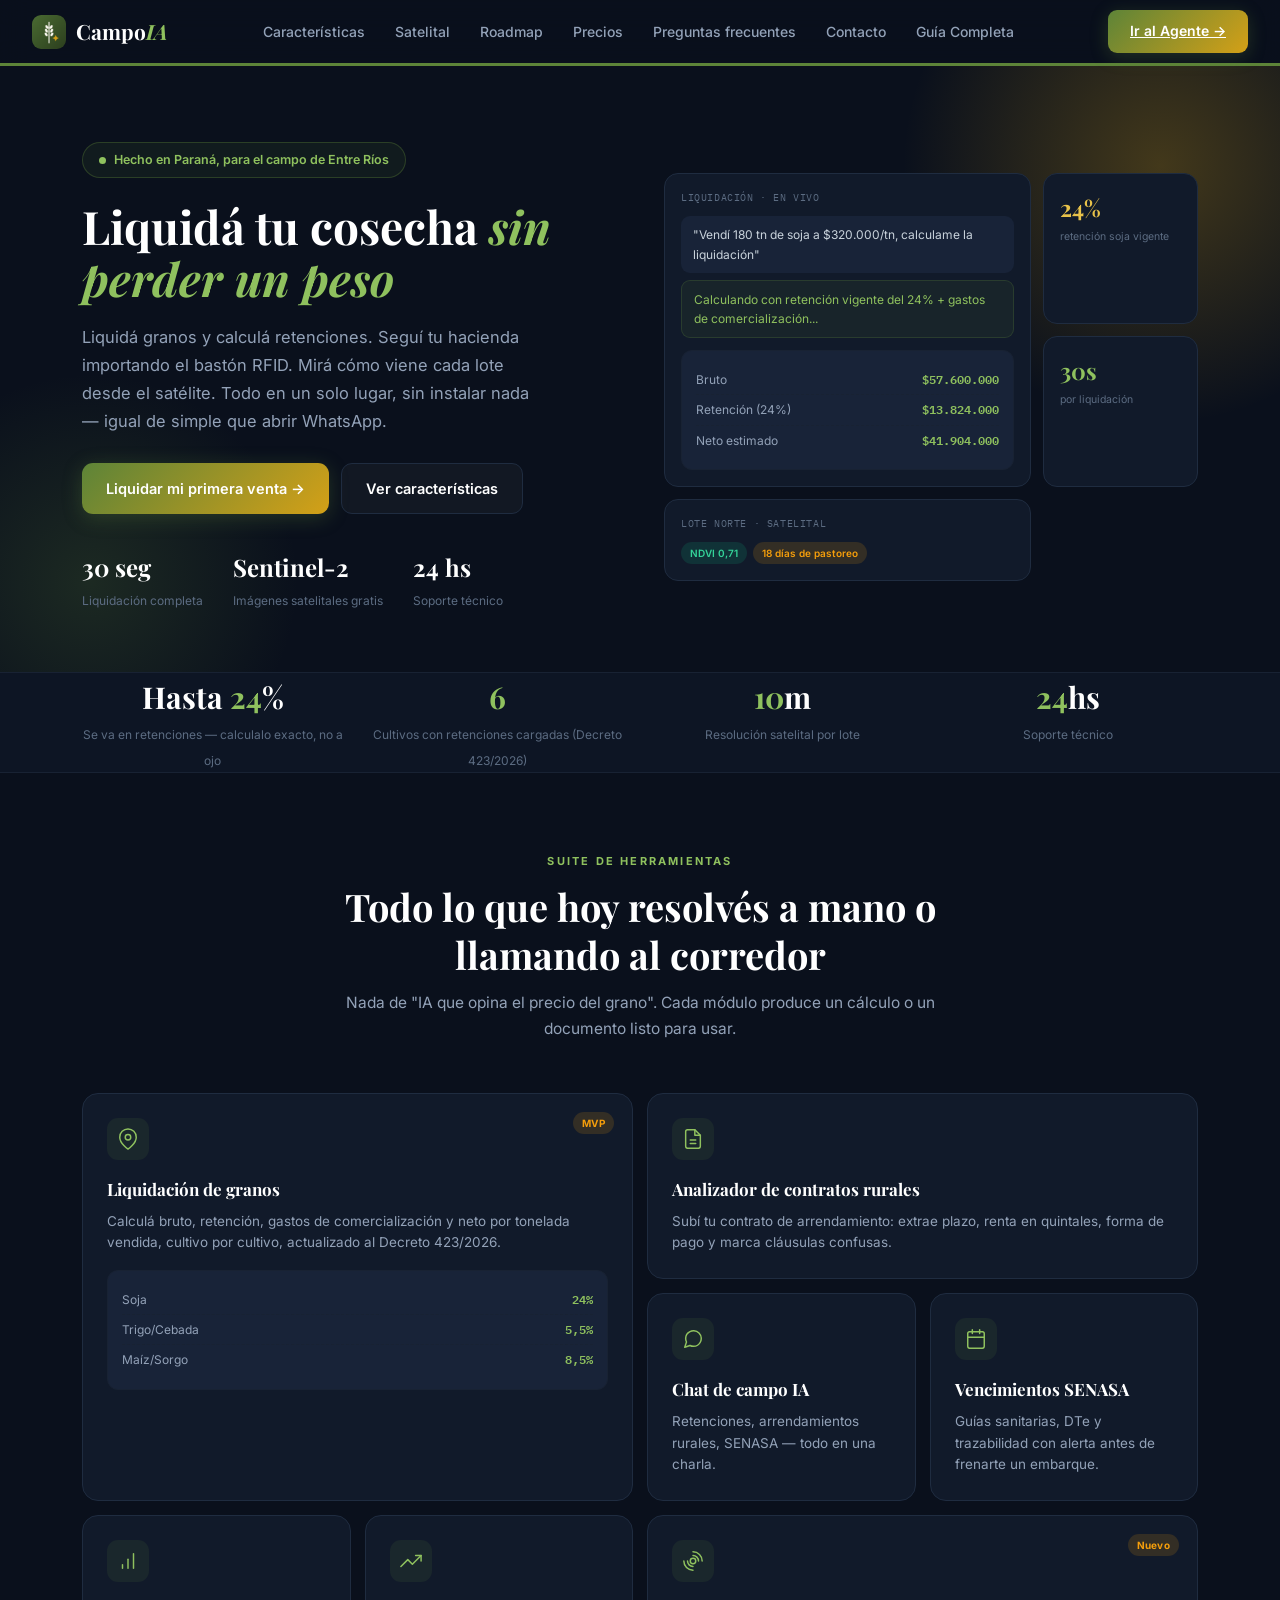
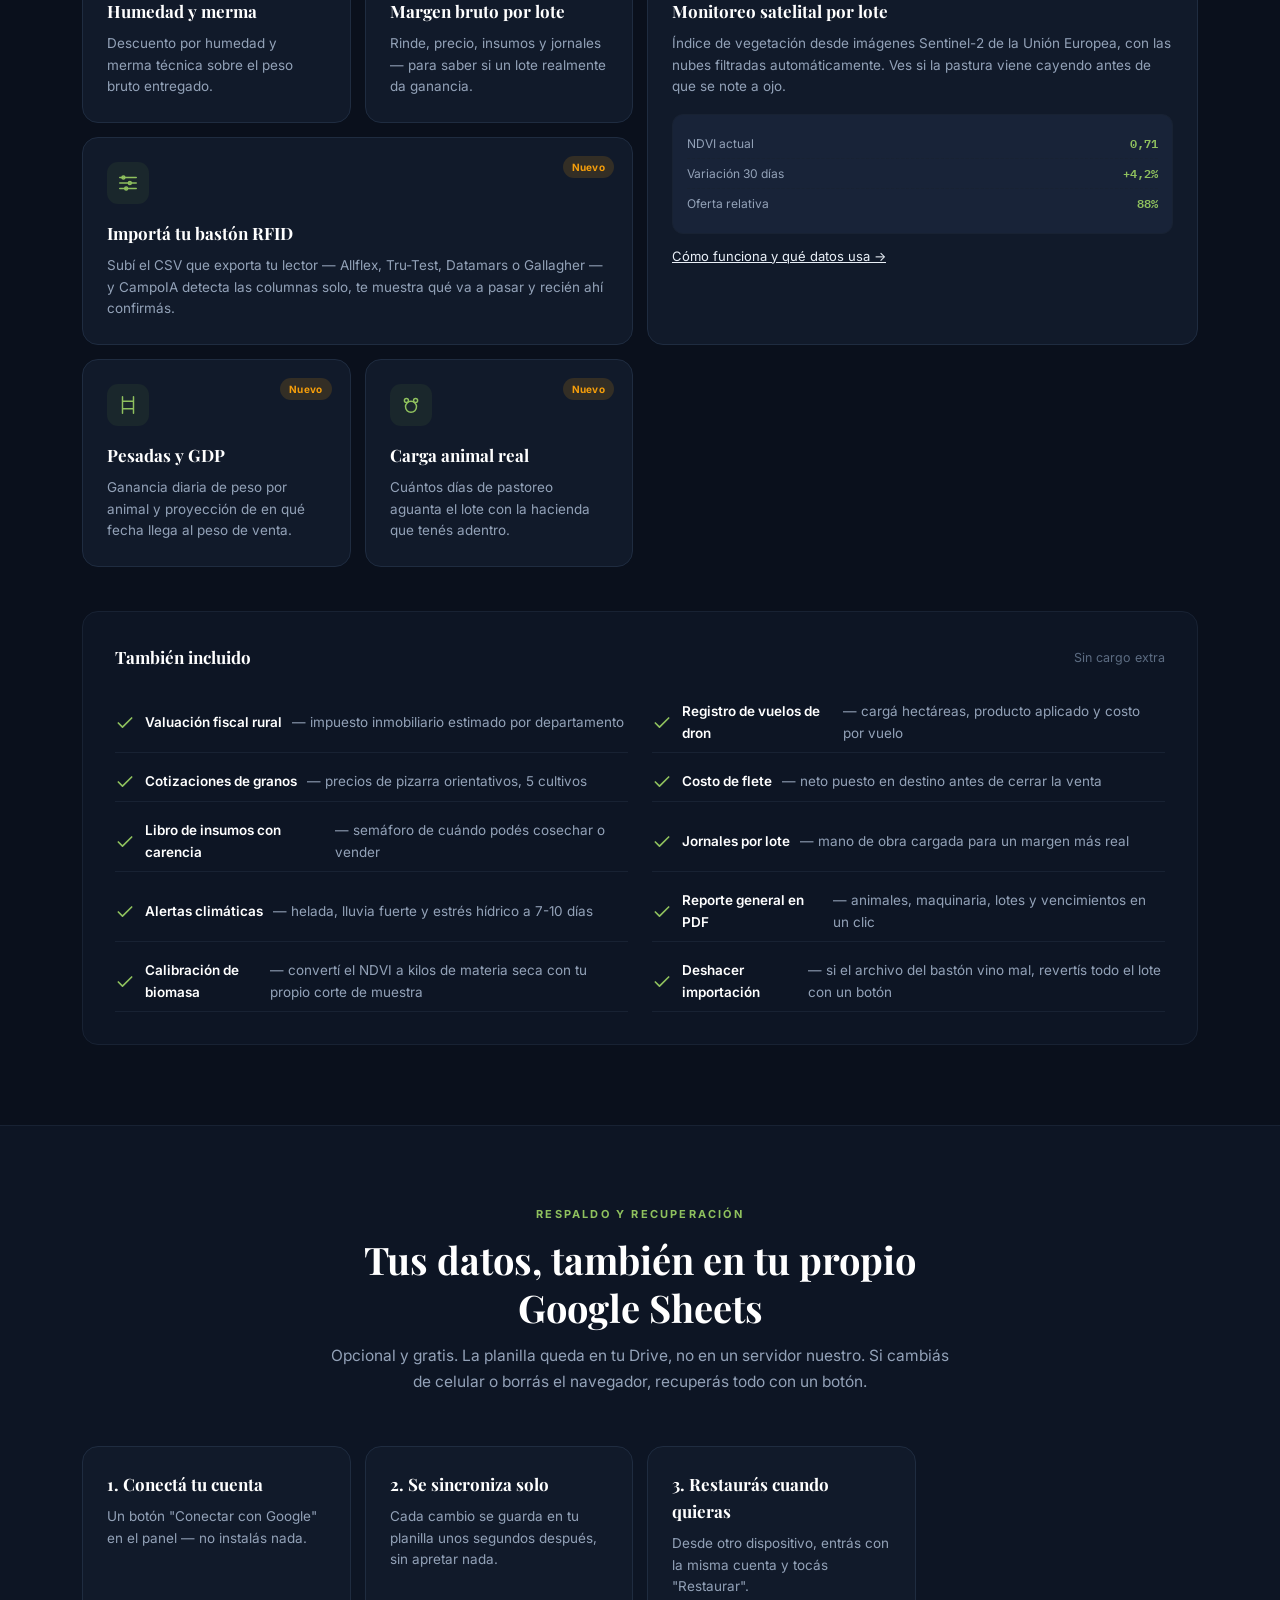
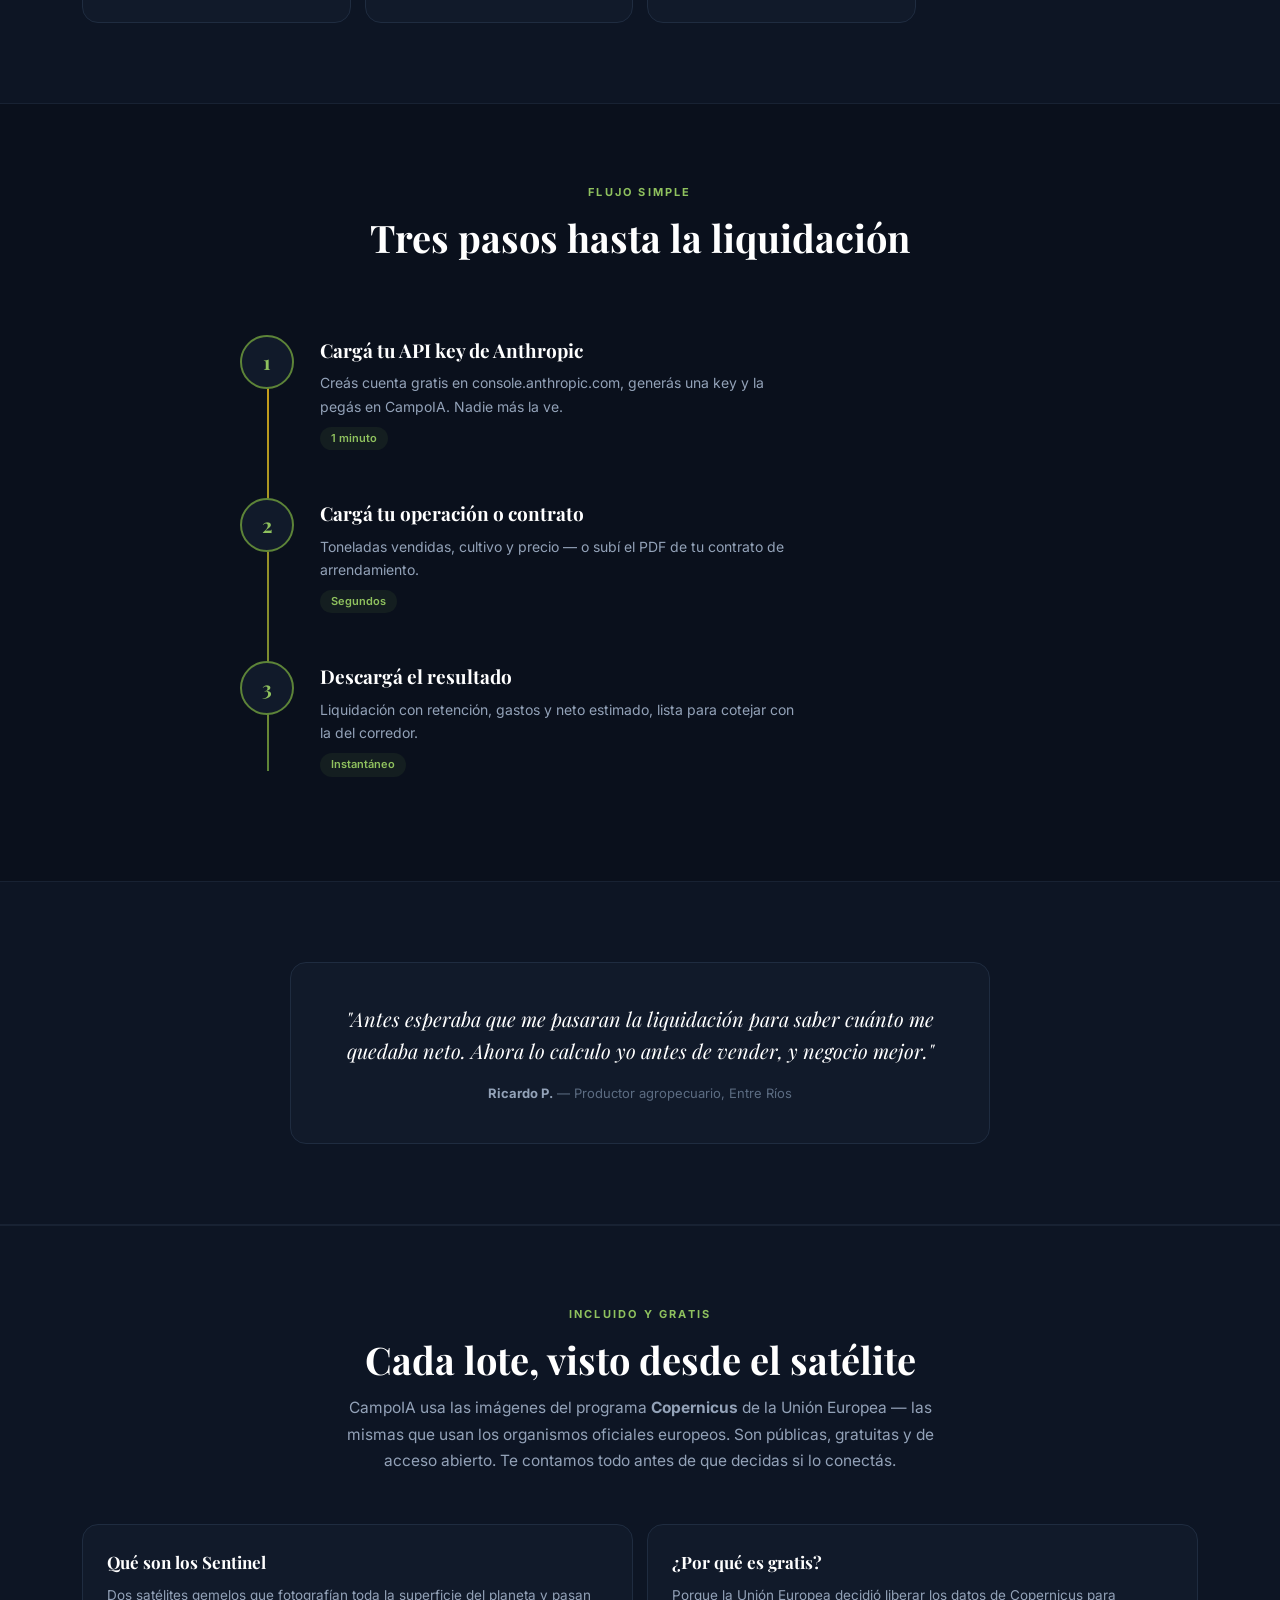
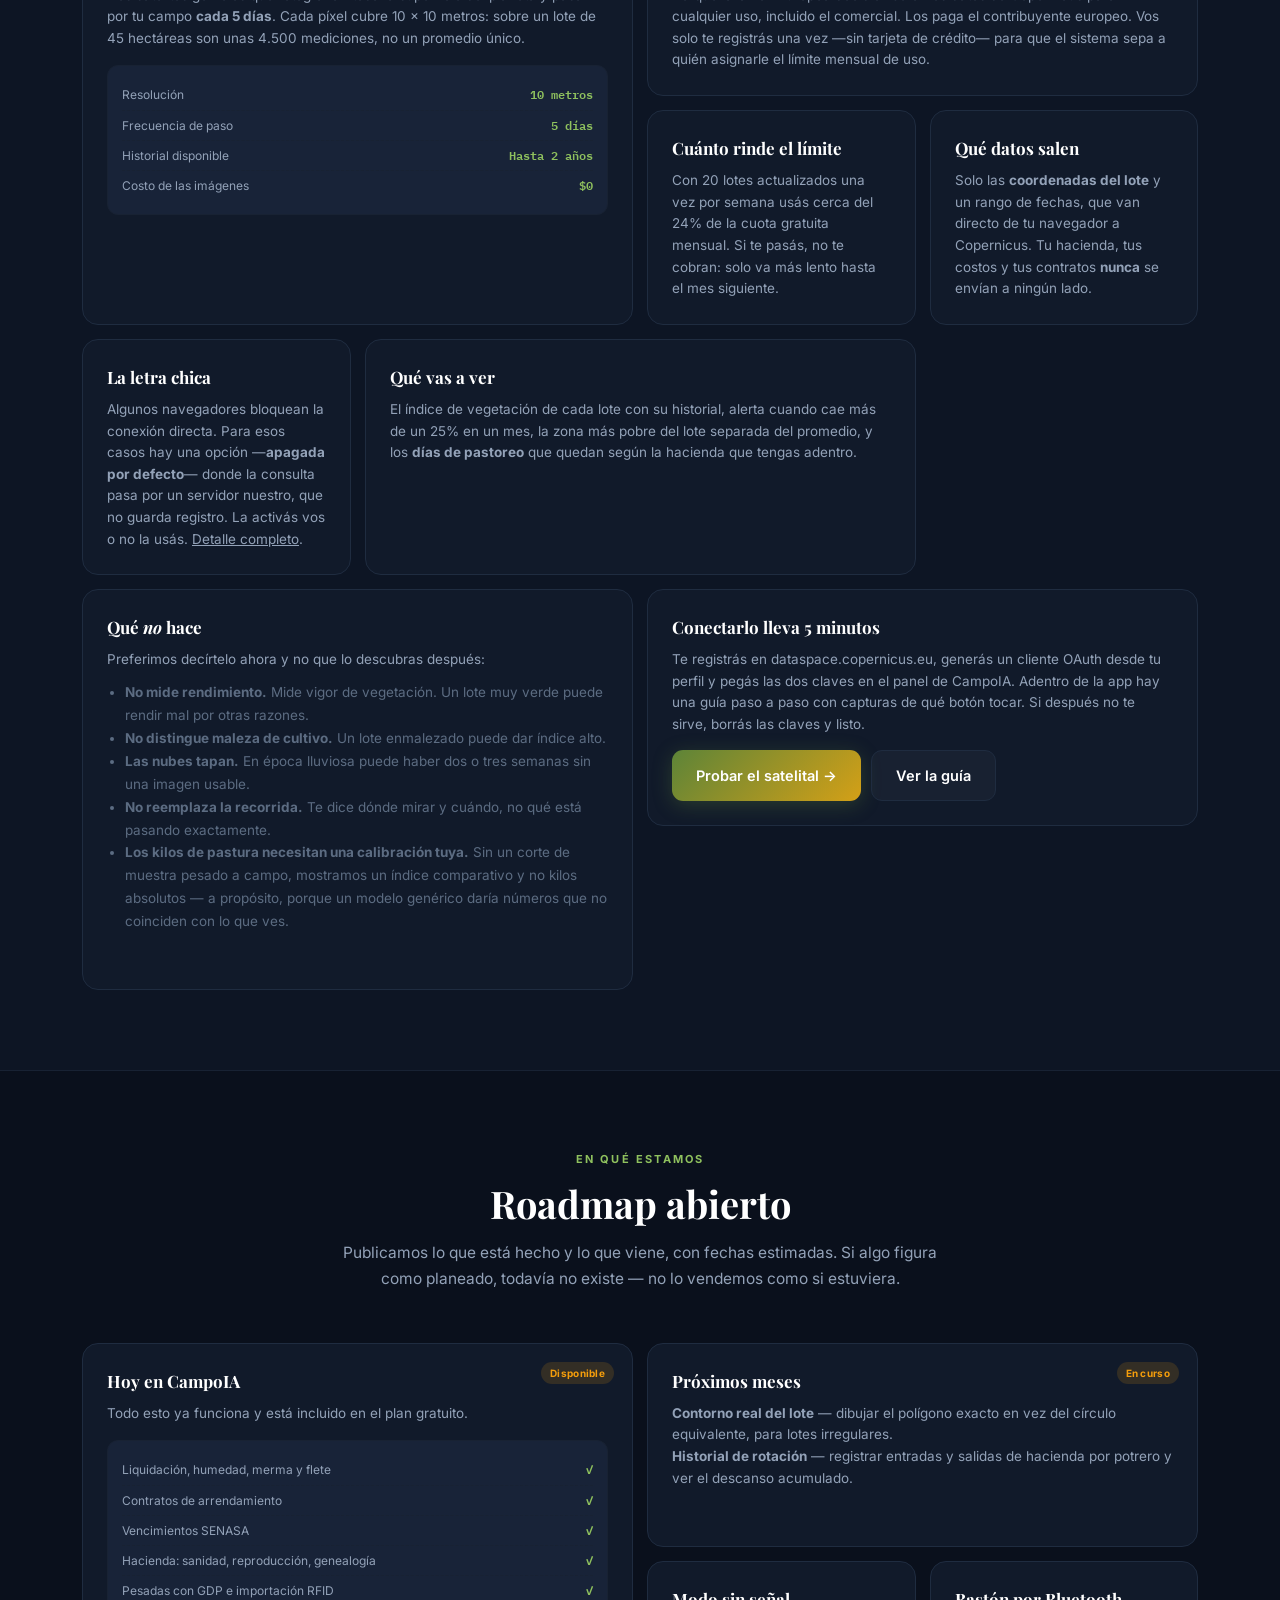
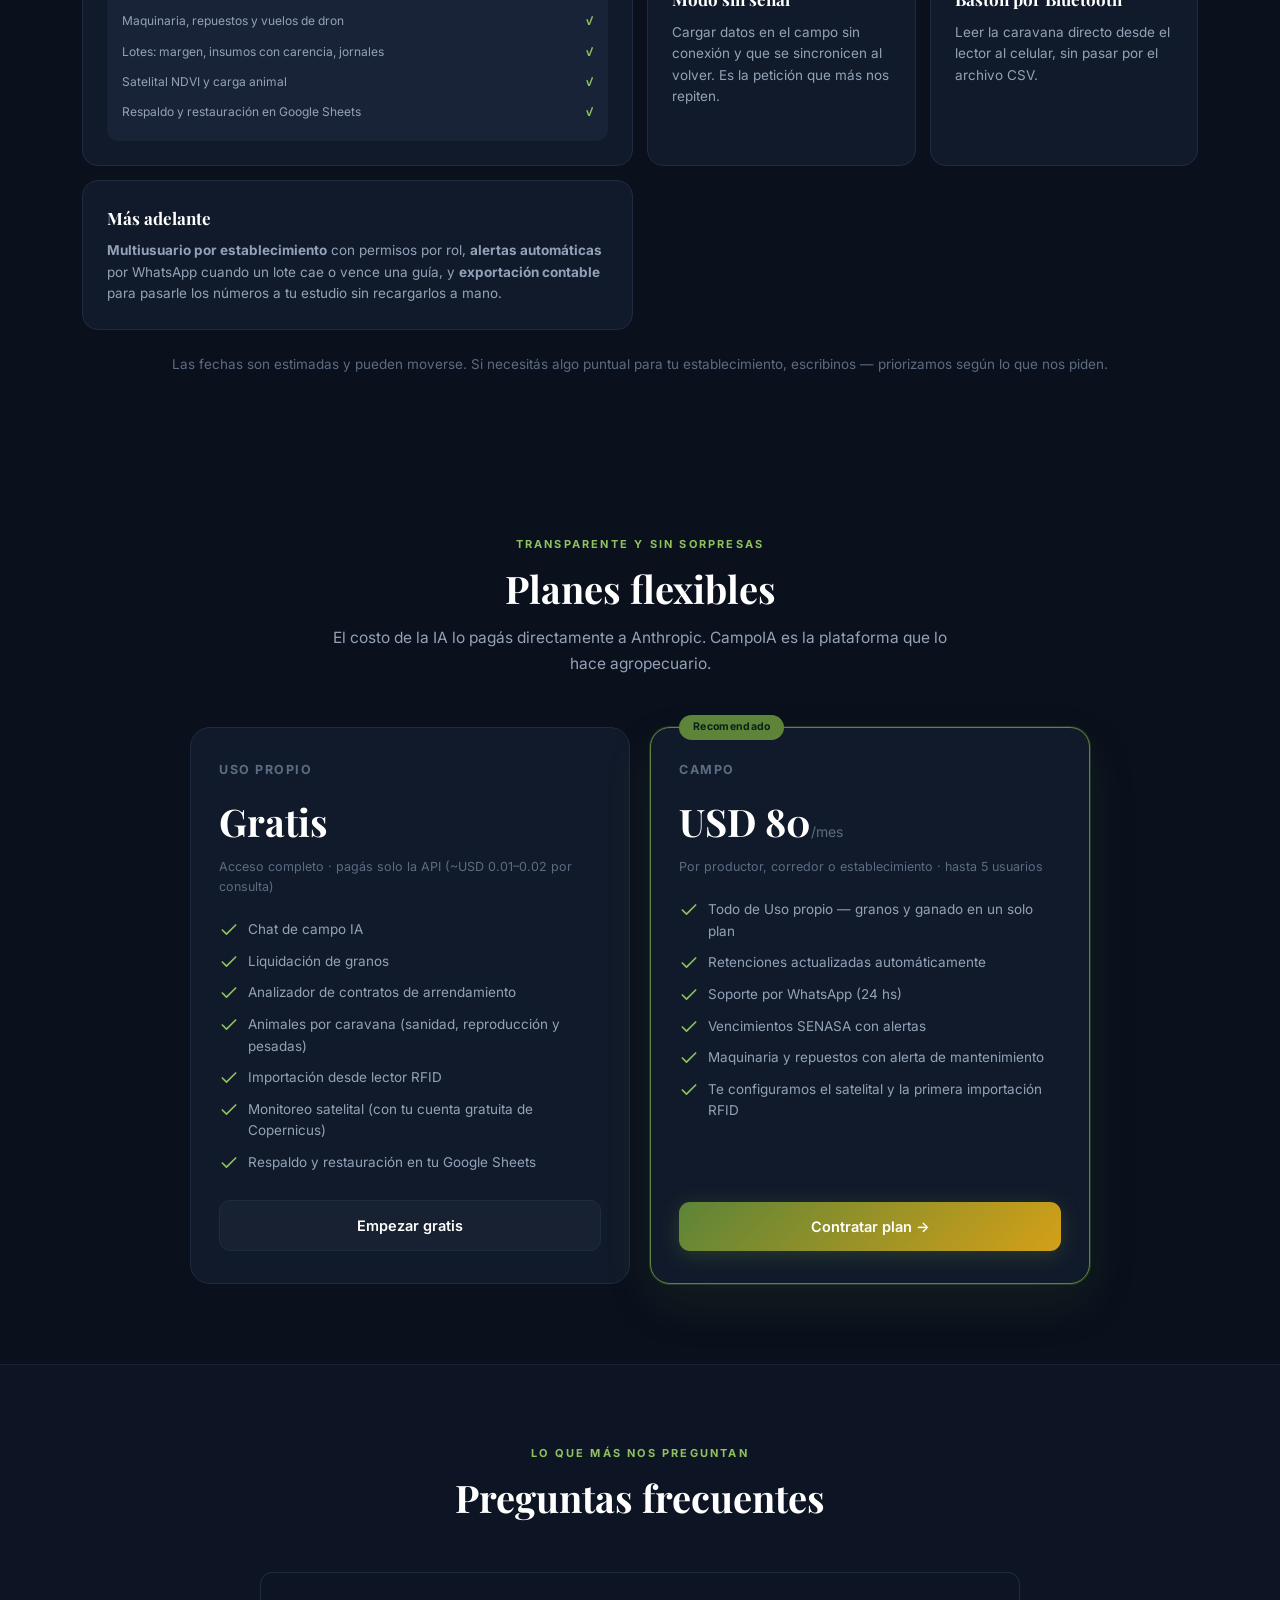
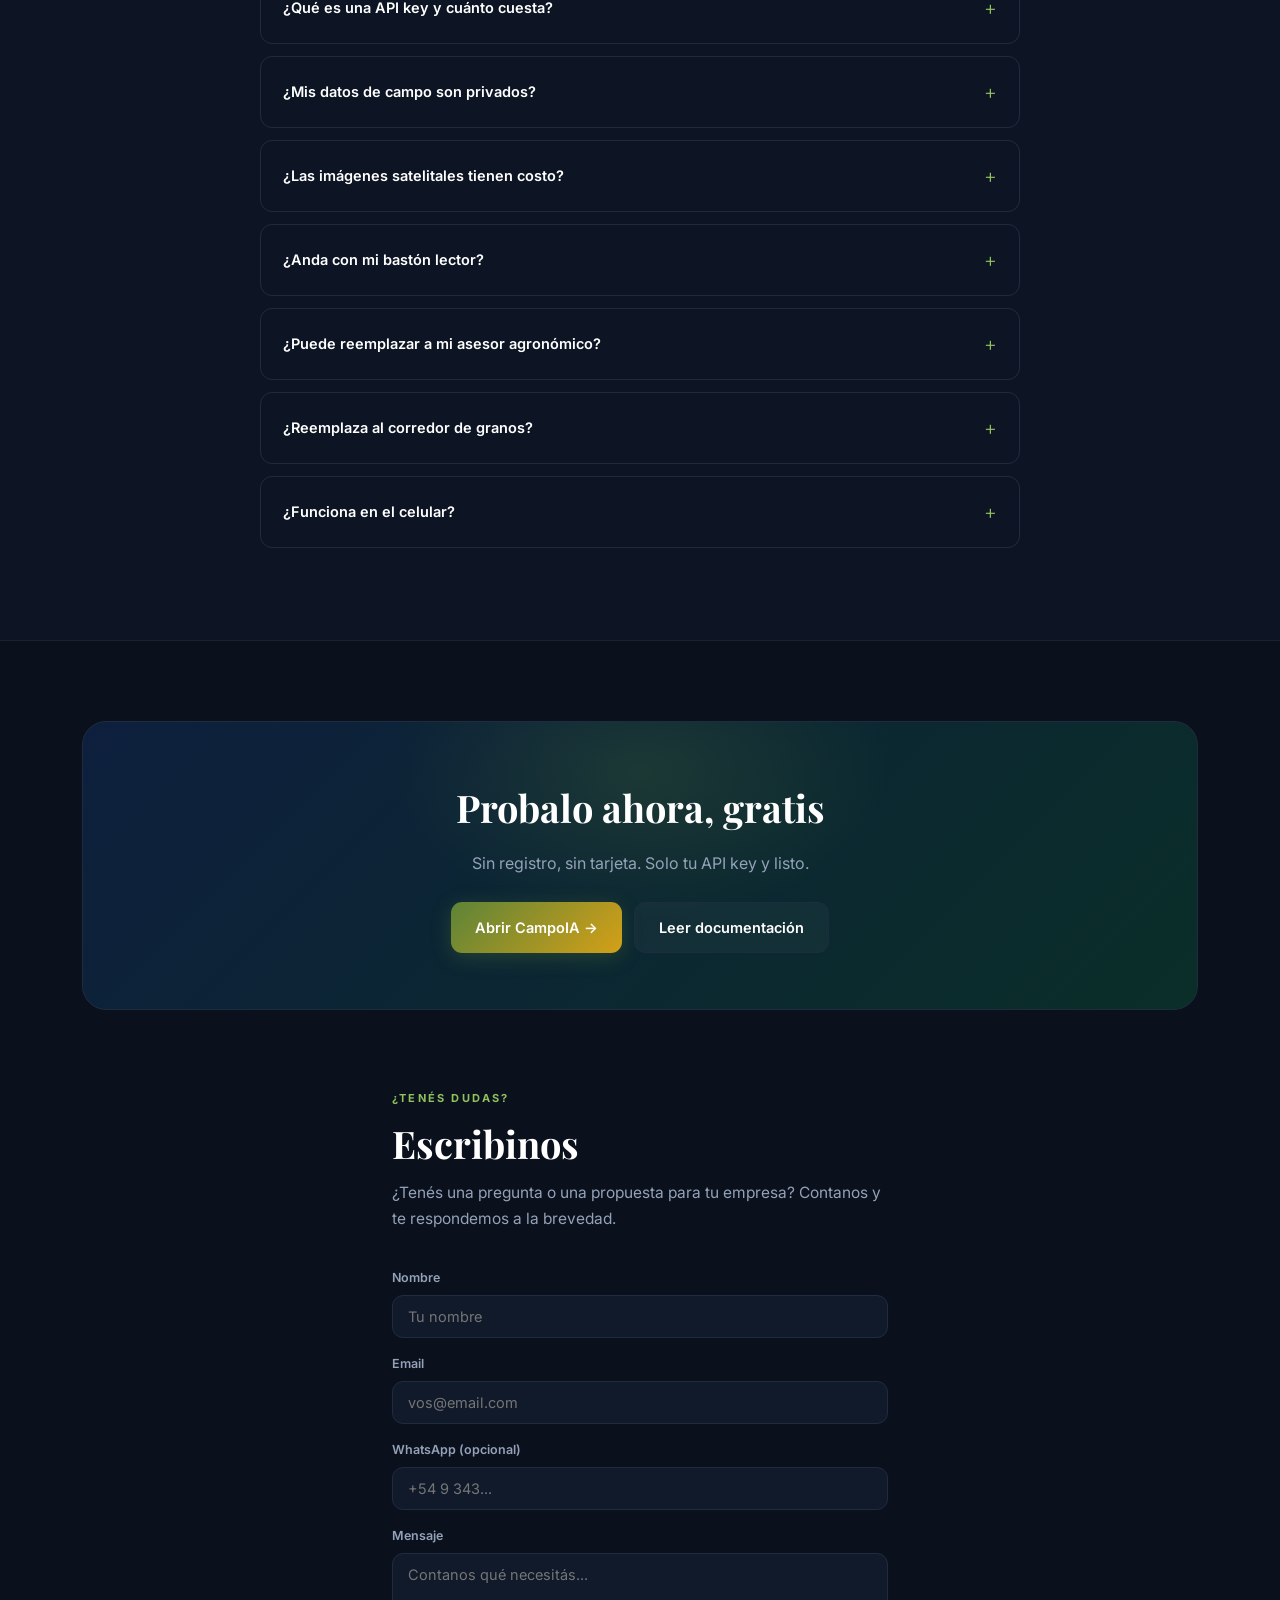
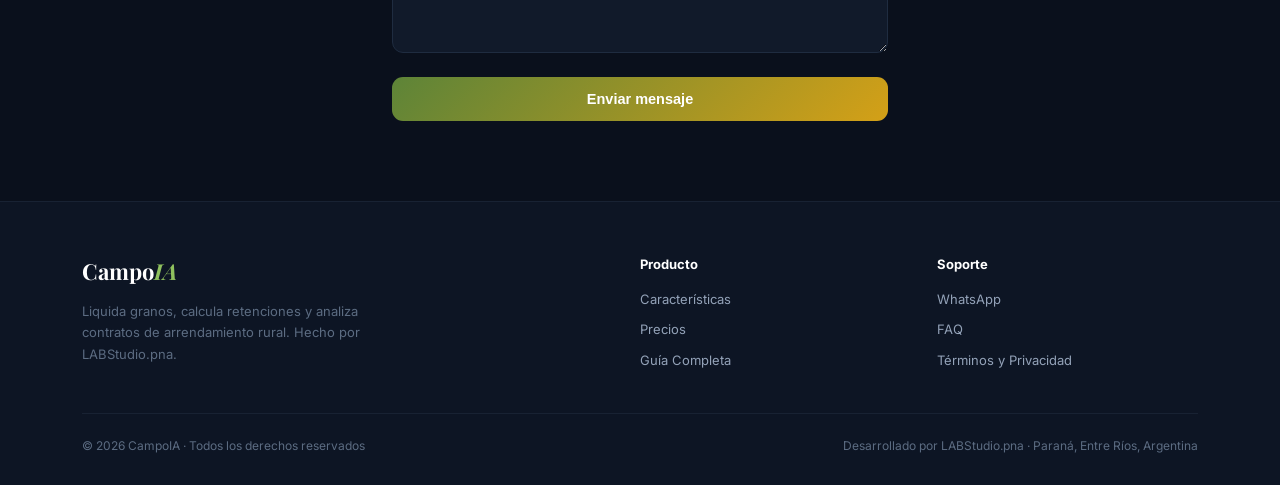
<file: index.html>
<!doctype html>
<html lang="es">
<head>
<meta charset="UTF-8">
<meta name="viewport" content="width=device-width, initial-scale=1.0">
<title>CampoIA — Gestión de campo con IA: granos, hacienda y satélite</title>
<meta name="description" content="Liquidá granos, seguí tu hacienda con lector RFID y monitoreá cada lote por satélite. SaaS con IA para productores y corredores de Argentina. Sin instalación.">

<link rel="icon" type="image/png" sizes="32x32" href="favicon-32.png">
<link rel="icon" type="image/png" sizes="16x16" href="favicon-16.png">
<link rel="icon" type="image/png" sizes="192x192" href="favicon-192.png">
<link rel="icon" type="image/png" sizes="512x512" href="favicon-512.png">
<link rel="apple-touch-icon" sizes="180x180" href="apple-touch-icon.png">
<link rel="shortcut icon" href="favicon.ico">
<link rel="manifest" href="site.webmanifest">
<meta name="theme-color" content="#0A101C">
<meta name="apple-mobile-web-app-capable" content="yes">
<meta name="apple-mobile-web-app-title" content="CampoIA">

<meta property="og:type" content="website">
<meta property="og:title" content="CampoIA — Tu gestor de campo experto en IA">
<meta property="og:description" content="Liquidá granos, seguí tu hacienda con lector RFID y monitoreá cada lote por satélite. SaaS con IA para el campo argentino.">
<meta property="og:image" content="https://labstudiopna.github.io/CampoIA/og-image.png">
<meta property="og:image:width" content="1200">
<meta property="og:image:height" content="630">
<meta property="og:url" content="https://labstudiopna.github.io/CampoIA/">
<meta name="twitter:card" content="summary_large_image">
<meta name="twitter:title" content="CampoIA — Tu gestor de campo experto en IA">
<meta name="twitter:description" content="Liquida granos, calcula retenciones y analiza contratos de arrendamiento rural.">
<meta name="twitter:image" content="https://labstudiopna.github.io/CampoIA/og-image.png">

<link rel="preconnect" href="https://fonts.googleapis.com">
<link href="https://fonts.googleapis.com/css2?family=Playfair+Display:ital,wght@0,600;0,700;0,800;1,600&family=Inter:wght@400;500;600;700;800&family=IBM+Plex+Mono:wght@400;500;600&display=swap" rel="stylesheet">
<style>
*,*::before,*::after{box-sizing:border-box;margin:0;padding:0}
:root{
  --bg:#0A101C;--bg-2:#111A2A;--bg-3:#182338;--bg-soft:#0D1524;
  --border:#1F2C40;--border-soft:#182233;
  --text:#EAF0F8;--mid:#93A2B8;--dim:#5C6C82;
  --brand:#5D8438;--brand-soft:#8FC15E;--brand-2:#D4A017;--brand-2-soft:#E8C24A;
  --amber:#F59E0B;--red:#F87171;--ok:#10B981;--ok-soft:#34D399;
  --serif:'Playfair Display',Georgia,serif;
  --sans:'Inter',system-ui,-apple-system,sans-serif;
  --mono:'IBM Plex Mono',monospace;
  --radius:16px;
}
</style>
<link rel="stylesheet" href="bento.css">
<script src="tracker.js" defer></script>
</head>
<body>

<nav>
  <a href="#" class="logo">
    <img src="favicon-192.png" alt="CampoIA">
    <div class="logo-name">Campo<em>IA</em></div>
  </a>
  <ul class="nav-links">
    <li><a href="#features">Características</a></li>
    <li><a href="#satelital">Satelital</a></li>
    <li><a href="#roadmap">Roadmap</a></li>
    <li><a href="#pricing">Precios</a></li>
    <li><a href="#faq">Preguntas frecuentes</a></li>
    <li><a href="#contacto">Contacto</a></li>
    <li><a href="guia-completa.html" target="_blank">Guía Completa</a></li>
  </ul>
  <a href="agente-campo.html" class="nav-cta" id="nav-cta-desktop">Ir al Agente →</a>
  <button class="hamburger" id="hamburger" aria-label="Abrir menú" onclick="toggleMobileMenu()">
    <span></span><span></span><span></span>
  </button>
</nav>

<div class="mobile-menu" id="mobile-menu">
  <a href="#features" onclick="closeMobileMenu()">Características</a>
  <a href="#satelital" onclick="closeMobileMenu()">Satelital</a>
  <a href="#roadmap" onclick="closeMobileMenu()">Roadmap</a>
  <a href="#pricing" onclick="closeMobileMenu()">Precios</a>
  <a href="#faq" onclick="closeMobileMenu()">Preguntas frecuentes</a>
  <a href="#contacto" onclick="closeMobileMenu()">Contacto</a>
  <a href="guia-completa.html" target="_blank">Guía Completa</a>
  <a href="agente-campo.html" class="nav-cta">Ir al Agente →</a>
</div>

<!-- HERO -->
<section class="hero">
  <div class="hero-glow"></div>
  <div class="hero-glow-2"></div>
  <div class="container hero-grid">
    <div>
      <span class="pill"><span class="dot"></span>Hecho en Paraná, para el campo de Entre Ríos</span>
      <h1>Liquidá tu cosecha <em>sin perder un peso</em></h1>
      <p class="lead">Liquidá granos y calculá retenciones. Seguí tu hacienda importando el bastón RFID. Mirá cómo viene cada lote desde el satélite. Todo en un solo lugar, sin instalar nada — igual de simple que abrir WhatsApp.</p>
      <div class="hero-cta">
        <a href="agente-campo.html" class="btn btn-primary">Liquidar mi primera venta →</a>
        <a href="#features" class="btn btn-ghost">Ver características</a>
      </div>
      <div class="hero-stats">
        <div class="hstat"><b>30 seg</b><span>Liquidación completa</span></div>
        <div class="hstat"><b>Sentinel-2</b><span>Imágenes satelitales gratis</span></div>
        <div class="hstat"><b>24 hs</b><span>Soporte técnico</span></div>
      </div>
    </div>
    <div class="hero-bento">
      <div class="hb-tile hb-wide" style="grid-row:span 2">
        <div class="hb-tag">Liquidación · en vivo</div>
        <div class="hb-chat-u">"Vendí 180 tn de soja a $320.000/tn, calculame la liquidación"</div>
        <div class="hb-chat-a">Calculando con retención vigente del 24% + gastos de comercialización...</div>
        <div class="bento-hero-visual" style="margin-top:12px">
          <div class="bhv-row"><span>Bruto</span><b>$57.600.000</b></div>
          <div class="bhv-row"><span>Retención (24%)</span><b>$13.824.000</b></div>
          <div class="bhv-row"><span>Neto estimado</span><b>$41.904.000</b></div>
        </div>
      </div>
      <div class="hb-tile">
        <div class="hb-big">24%</div>
        <div class="hb-lbl">retención soja vigente</div>
      </div>
      <div class="hb-tile">
        <div class="hb-big g">30s</div>
        <div class="hb-lbl">por liquidación</div>
      </div>
      <div class="hb-tile hb-wide">
        <div class="hb-tag">Lote Norte · satelital</div>
        <div class="hb-badges">
          <span class="hb-badge g">NDVI 0,71</span>
          <span class="hb-badge a">18 días de pastoreo</span>
        </div>
      </div>
    </div>
  </div>
</section>

<!-- TRUST STRIP -->
<section class="trust" style="padding:0">
  <div class="container trust-grid">
    <div class="tstat"><b>Hasta <em>24</em>%</b><span>Se va en retenciones — calculalo exacto, no a ojo</span></div>
    <div class="tstat"><b><em>6</em></b><span>Cultivos con retenciones cargadas (Decreto 423/2026)</span></div>
    <div class="tstat"><b><em>10</em>m</b><span>Resolución satelital por lote</span></div>
    <div class="tstat"><b><em>24</em>hs</b><span>Soporte técnico</span></div>
  </div>
</section>

<!-- FEATURES BENTO -->
<section id="features">
  <div class="container">
    <div class="section-head">
      <span class="eyebrow">Suite de herramientas</span>
      <h2>Todo lo que hoy resolvés a mano o llamando al corredor</h2>
      <p>Nada de "IA que opina el precio del grano". Cada módulo produce un cálculo o un documento listo para usar.</p>
    </div>

    <div class="bento-grid">
      <div class="bento b-2x2">
        <span class="badge-new">MVP</span>
        <div class="icon-wrap"><svg viewBox="0 0 24 24" fill="none" stroke="currentColor" stroke-width="1.6" stroke-linecap="round" stroke-linejoin="round" width="22" height="22"><path d="M21 10c0 7-9 13-9 13s-9-6-9-13a9 9 0 0 1 18 0z"/><circle cx="12" cy="10" r="3"/></svg></div>
        <h3>Liquidación de granos</h3>
        <p>Calculá bruto, retención, gastos de comercialización y neto por tonelada vendida, cultivo por cultivo, actualizado al Decreto 423/2026.</p>
        <div class="bento-hero-visual">
          <div class="bhv-row"><span>Soja</span><b>24%</b></div>
          <div class="bhv-row"><span>Trigo/Cebada</span><b>5,5%</b></div>
          <div class="bhv-row"><span>Maíz/Sorgo</span><b>8,5%</b></div>
        </div>
      </div>
      <div class="bento b-2x1">
        <div class="icon-wrap"><svg viewBox="0 0 24 24" fill="none" stroke="currentColor" stroke-width="1.6" stroke-linecap="round" stroke-linejoin="round" width="22" height="22"><path d="M14 2H6a2 2 0 0 0-2 2v16a2 2 0 0 0 2 2h12a2 2 0 0 0 2-2V8z"/><path d="M14 2v6h6"/><path d="M9 13h6M9 17h6"/></svg></div>
        <h3>Analizador de contratos rurales</h3>
        <p>Subí tu contrato de arrendamiento: extrae plazo, renta en quintales, forma de pago y marca cláusulas confusas.</p>
      </div>
      <div class="bento b-1x1">
        <div class="icon-wrap"><svg viewBox="0 0 24 24" fill="none" stroke="currentColor" stroke-width="1.6" stroke-linecap="round" stroke-linejoin="round" width="22" height="22"><path d="M21 11.5a8.38 8.38 0 0 1-.9 3.8 8.5 8.5 0 0 1-7.6 4.7 8.38 8.38 0 0 1-3.8-.9L3 21l1.9-5.7a8.38 8.38 0 0 1-.9-3.8 8.5 8.5 0 0 1 4.7-7.6 8.38 8.38 0 0 1 3.8-.9h.5a8.48 8.48 0 0 1 8 8v.5z"/></svg></div>
        <h3>Chat de campo IA</h3>
        <p>Retenciones, arrendamientos rurales, SENASA — todo en una charla.</p>
      </div>
      <div class="bento b-1x1">
        <div class="icon-wrap"><svg viewBox="0 0 24 24" fill="none" stroke="currentColor" stroke-width="1.6" stroke-linecap="round" stroke-linejoin="round" width="22" height="22"><rect x="3" y="4" width="18" height="18" rx="2"/><line x1="16" y1="2" x2="16" y2="6"/><line x1="8" y1="2" x2="8" y2="6"/><line x1="3" y1="10" x2="21" y2="10"/></svg></div>
        <h3>Vencimientos SENASA</h3>
        <p>Guías sanitarias, DTe y trazabilidad con alerta antes de frenarte un embarque.</p>
      </div>
      <div class="bento b-1x1">
        <div class="icon-wrap"><svg viewBox="0 0 24 24" fill="none" stroke="currentColor" stroke-width="1.6" stroke-linecap="round" stroke-linejoin="round" width="22" height="22"><line x1="12" y1="20" x2="12" y2="10"/><line x1="18" y1="20" x2="18" y2="4"/><line x1="6" y1="20" x2="6" y2="16"/></svg></div>
        <h3>Humedad y merma</h3>
        <p>Descuento por humedad y merma técnica sobre el peso bruto entregado.</p>
      </div>
      <div class="bento b-1x1">
        <div class="icon-wrap"><svg viewBox="0 0 24 24" fill="none" stroke="currentColor" stroke-width="1.6" stroke-linecap="round" stroke-linejoin="round" width="22" height="22"><polyline points="23 6 13.5 15.5 8.5 10.5 1 18"/><polyline points="17 6 23 6 23 12"/></svg></div>
        <h3>Margen bruto por lote</h3>
        <p>Rinde, precio, insumos y jornales — para saber si un lote realmente da ganancia.</p>
      </div>
      <div class="bento b-2x2">
        <span class="badge-new">Nuevo</span>
        <div class="icon-wrap"><svg viewBox="0 0 24 24" fill="none" stroke="currentColor" stroke-width="1.6" stroke-linecap="round" stroke-linejoin="round" width="22" height="22"><circle cx="12" cy="12" r="3"/><path d="M12 2a10 10 0 0 1 10 10"/><path d="M12 6a6 6 0 0 1 6 6"/><path d="M2 12a10 10 0 0 0 10 10"/><path d="M6 12a6 6 0 0 0 6 6"/></svg></div>
        <h3>Monitoreo satelital por lote</h3>
        <p>Índice de vegetación desde imágenes Sentinel-2 de la Unión Europea, con las nubes filtradas automáticamente. Ves si la pastura viene cayendo antes de que se note a ojo.</p>
        <div class="bento-hero-visual">
          <div class="bhv-row"><span>NDVI actual</span><b>0,71</b></div>
          <div class="bhv-row"><span>Variación 30 días</span><b>+4,2%</b></div>
          <div class="bhv-row"><span>Oferta relativa</span><b>88%</b></div>
        </div>
        <a href="#satelital" style="display:inline-block;margin-top:12px;font-size:13px;color:var(--brand-light);text-decoration:underline">Cómo funciona y qué datos usa →</a>
      </div>
      <div class="bento b-2x1">
        <span class="badge-new">Nuevo</span>
        <div class="icon-wrap"><svg viewBox="0 0 24 24" fill="none" stroke="currentColor" stroke-width="1.6" stroke-linecap="round" stroke-linejoin="round" width="22" height="22"><path d="M3 6h18M3 12h18M3 18h18"/><circle cx="7" cy="6" r="1.6"/><circle cx="14" cy="12" r="1.6"/><circle cx="10" cy="18" r="1.6"/></svg></div>
        <h3>Importá tu bastón RFID</h3>
        <p>Subí el CSV que exporta tu lector — Allflex, Tru-Test, Datamars o Gallagher — y CampoIA detecta las columnas solo, te muestra qué va a pasar y recién ahí confirmás.</p>
      </div>
      <div class="bento b-1x1">
        <span class="badge-new">Nuevo</span>
        <div class="icon-wrap"><svg viewBox="0 0 24 24" fill="none" stroke="currentColor" stroke-width="1.6" stroke-linecap="round" stroke-linejoin="round" width="22" height="22"><path d="M6 3v18M18 3v18M6 8h12M6 16h12"/></svg></div>
        <h3>Pesadas y GDP</h3>
        <p>Ganancia diaria de peso por animal y proyección de en qué fecha llega al peso de venta.</p>
      </div>
      <div class="bento b-1x1">
        <span class="badge-new">Nuevo</span>
        <div class="icon-wrap"><svg viewBox="0 0 24 24" fill="none" stroke="currentColor" stroke-width="1.6" stroke-linecap="round" stroke-linejoin="round" width="22" height="22"><circle cx="12" cy="14" r="6"/><circle cx="7" cy="7" r="2.2"/><circle cx="17" cy="7" r="2.2"/></svg></div>
        <h3>Carga animal real</h3>
        <p>Cuántos días de pastoreo aguanta el lote con la hacienda que tenés adentro.</p>
      </div>
    </div>

    <div class="included">
      <div class="included-head">
        <h4>También incluido</h4>
        <span>Sin cargo extra</span>
      </div>
      <div class="included-grid">
        <div class="inc-item"><span class="icon"><svg viewBox="0 0 24 24" fill="none" stroke="currentColor" stroke-width="2" stroke-linecap="round" stroke-linejoin="round" width="16" height="16"><polyline points="20 6 9 17 4 12"/></svg></span><b>Valuación fiscal rural</b> — impuesto inmobiliario estimado por departamento</div>
        <div class="inc-item"><span class="icon"><svg viewBox="0 0 24 24" fill="none" stroke="currentColor" stroke-width="2" stroke-linecap="round" stroke-linejoin="round" width="16" height="16"><polyline points="20 6 9 17 4 12"/></svg></span><b>Registro de vuelos de dron</b> — cargá hectáreas, producto aplicado y costo por vuelo</div>
        <div class="inc-item"><span class="icon"><svg viewBox="0 0 24 24" fill="none" stroke="currentColor" stroke-width="2" stroke-linecap="round" stroke-linejoin="round" width="16" height="16"><polyline points="20 6 9 17 4 12"/></svg></span><b>Cotizaciones de granos</b> — precios de pizarra orientativos, 5 cultivos</div>
        <div class="inc-item"><span class="icon"><svg viewBox="0 0 24 24" fill="none" stroke="currentColor" stroke-width="2" stroke-linecap="round" stroke-linejoin="round" width="16" height="16"><polyline points="20 6 9 17 4 12"/></svg></span><b>Costo de flete</b> — neto puesto en destino antes de cerrar la venta</div>
        <div class="inc-item"><span class="icon"><svg viewBox="0 0 24 24" fill="none" stroke="currentColor" stroke-width="2" stroke-linecap="round" stroke-linejoin="round" width="16" height="16"><polyline points="20 6 9 17 4 12"/></svg></span><b>Libro de insumos con carencia</b> — semáforo de cuándo podés cosechar o vender</div>
        <div class="inc-item"><span class="icon"><svg viewBox="0 0 24 24" fill="none" stroke="currentColor" stroke-width="2" stroke-linecap="round" stroke-linejoin="round" width="16" height="16"><polyline points="20 6 9 17 4 12"/></svg></span><b>Jornales por lote</b> — mano de obra cargada para un margen más real</div>
        <div class="inc-item"><span class="icon"><svg viewBox="0 0 24 24" fill="none" stroke="currentColor" stroke-width="2" stroke-linecap="round" stroke-linejoin="round" width="16" height="16"><polyline points="20 6 9 17 4 12"/></svg></span><b>Alertas climáticas</b> — helada, lluvia fuerte y estrés hídrico a 7-10 días</div>
        <div class="inc-item"><span class="icon"><svg viewBox="0 0 24 24" fill="none" stroke="currentColor" stroke-width="2" stroke-linecap="round" stroke-linejoin="round" width="16" height="16"><polyline points="20 6 9 17 4 12"/></svg></span><b>Reporte general en PDF</b> — animales, maquinaria, lotes y vencimientos en un clic</div>
        <div class="inc-item"><span class="icon"><svg viewBox="0 0 24 24" fill="none" stroke="currentColor" stroke-width="2" stroke-linecap="round" stroke-linejoin="round" width="16" height="16"><polyline points="20 6 9 17 4 12"/></svg></span><b>Calibración de biomasa</b> — convertí el NDVI a kilos de materia seca con tu propio corte de muestra</div>
        <div class="inc-item"><span class="icon"><svg viewBox="0 0 24 24" fill="none" stroke="currentColor" stroke-width="2" stroke-linecap="round" stroke-linejoin="round" width="16" height="16"><polyline points="20 6 9 17 4 12"/></svg></span><b>Deshacer importación</b> — si el archivo del bastón vino mal, revertís todo el lote con un botón</div>
      </div>
    </div>
  </div>
</section>

<!-- BACKUP SHEETS -->
<section style="background:var(--bg-soft);border-top:1px solid var(--border-soft);border-bottom:1px solid var(--border-soft)">
  <div class="container">
    <div class="section-head">
      <span class="eyebrow">Respaldo y recuperación</span>
      <h2>Tus datos, también en tu propio Google Sheets</h2>
      <p>Opcional y gratis. La planilla queda en tu Drive, no en un servidor nuestro. Si cambiás de celular o borrás el navegador, recuperás todo con un botón.</p>
    </div>
    <div class="bento-grid">
      <div class="bento b-1x1"><h3>1. Conectá tu cuenta</h3><p>Un botón "Conectar con Google" en el panel — no instalás nada.</p></div>
      <div class="bento b-1x1"><h3>2. Se sincroniza solo</h3><p>Cada cambio se guarda en tu planilla unos segundos después, sin apretar nada.</p></div>
      <div class="bento b-1x1"><h3>3. Restaurás cuando quieras</h3><p>Desde otro dispositivo, entrás con la misma cuenta y tocás "Restaurar".</p></div>
    </div>
  </div>
</section>

<!-- STEPS -->
<section>
  <div class="container">
    <div class="section-head">
      <span class="eyebrow">Flujo simple</span>
      <h2>Tres pasos hasta la liquidación</h2>
    </div>
    <div class="steps-wrap">
      <div class="step">
        <div class="stepn">1</div>
        <div>
          <div class="stept">Cargá tu API key de Anthropic</div>
          <div class="stepd">Creás cuenta gratis en console.anthropic.com, generás una key y la pegás en CampoIA. Nadie más la ve.</div>
          <span class="stag">1 minuto</span>
        </div>
      </div>
      <div class="step">
        <div class="stepn">2</div>
        <div>
          <div class="stept">Cargá tu operación o contrato</div>
          <div class="stepd">Toneladas vendidas, cultivo y precio — o subí el PDF de tu contrato de arrendamiento.</div>
          <span class="stag">Segundos</span>
        </div>
      </div>
      <div class="step">
        <div class="stepn">3</div>
        <div>
          <div class="stept">Descargá el resultado</div>
          <div class="stepd">Liquidación con retención, gastos y neto estimado, lista para cotejar con la del corredor.</div>
          <span class="stag">Instantáneo</span>
        </div>
      </div>
    </div>
  </div>
</section>

<!-- TESTIMONIAL -->
<section style="background:var(--bg-soft);border-top:1px solid var(--border-soft);border-bottom:1px solid var(--border-soft)">
  <div class="container">
    <div class="bento" style="max-width:700px;margin:0 auto;text-align:center;padding:40px">
      <p style="font-family:var(--serif);font-size:20px;font-style:italic;color:#fff;line-height:1.6;margin-bottom:16px">"Antes esperaba que me pasaran la liquidación para saber cuánto me quedaba neto. Ahora lo calculo yo antes de vender, y negocio mejor."</p>
      <div style="font-size:13px;color:var(--dim)"><b style="color:var(--mid)">Ricardo P.</b> — Productor agropecuario, Entre Ríos</div>
    </div>
  </div>
</section>

<!-- SATELITAL EXPLICADO -->
<section id="satelital" style="background:var(--bg-soft);border-top:1px solid var(--border-soft);border-bottom:1px solid var(--border-soft)">
  <div class="container">
    <div class="section-head">
      <span class="eyebrow">Incluido y gratis</span>
      <h2>Cada lote, visto desde el satélite</h2>
      <p>CampoIA usa las imágenes del programa <b>Copernicus</b> de la Unión Europea — las mismas que usan los organismos oficiales europeos. Son públicas, gratuitas y de acceso abierto. Te contamos todo antes de que decidas si lo conectás.</p>
    </div>

    <div class="bento-grid">
      <div class="bento b-2x2">
        <h3>Qué son los Sentinel</h3>
        <p>Dos satélites gemelos que fotografían toda la superficie del planeta y pasan por tu campo <b>cada 5 días</b>. Cada píxel cubre 10 x 10 metros: sobre un lote de 45 hectáreas son unas 4.500 mediciones, no un promedio único.</p>
        <div class="bento-hero-visual">
          <div class="bhv-row"><span>Resolución</span><b>10 metros</b></div>
          <div class="bhv-row"><span>Frecuencia de paso</span><b>5 días</b></div>
          <div class="bhv-row"><span>Historial disponible</span><b>Hasta 2 años</b></div>
          <div class="bhv-row"><span>Costo de las imágenes</span><b>$0</b></div>
        </div>
      </div>

      <div class="bento b-2x1">
        <h3>¿Por qué es gratis?</h3>
        <p>Porque la Unión Europea decidió liberar los datos de Copernicus para cualquier uso, incluido el comercial. Los paga el contribuyente europeo. Vos solo te registrás una vez —sin tarjeta de crédito— para que el sistema sepa a quién asignarle el límite mensual de uso.</p>
      </div>

      <div class="bento b-1x1">
        <h3>Cuánto rinde el límite</h3>
        <p>Con 20 lotes actualizados una vez por semana usás cerca del 24% de la cuota gratuita mensual. Si te pasás, no te cobran: solo va más lento hasta el mes siguiente.</p>
      </div>

      <div class="bento b-1x1">
        <h3>Qué datos salen</h3>
        <p>Solo las <b>coordenadas del lote</b> y un rango de fechas, que van directo de tu navegador a Copernicus. Tu hacienda, tus costos y tus contratos <b>nunca</b> se envían a ningún lado.</p>
      </div>

      <div class="bento b-1x1">
        <h3>La letra chica</h3>
        <p>Algunos navegadores bloquean la conexión directa. Para esos casos hay una opción —<b>apagada por defecto</b>— donde la consulta pasa por un servidor nuestro, que no guarda registro. La activás vos o no la usás. <a href="terminos.html#satelital" style="color:var(--brand-light);text-decoration:underline">Detalle completo</a>.</p>
      </div>

      <div class="bento b-2x1">
        <h3>Qué vas a ver</h3>
        <p>El índice de vegetación de cada lote con su historial, alerta cuando cae más de un 25% en un mes, la zona más pobre del lote separada del promedio, y los <b>días de pastoreo</b> que quedan según la hacienda que tengas adentro.</p>
      </div>

      <div class="bento b-2x2">
        <h3>Qué <em>no</em> hace</h3>
        <p>Preferimos decírtelo ahora y no que lo descubras después:</p>
        <ul style="margin:10px 0 0;padding-left:18px;font-size:13.5px;color:var(--dim);line-height:1.7">
          <li><b>No mide rendimiento.</b> Mide vigor de vegetación. Un lote muy verde puede rendir mal por otras razones.</li>
          <li><b>No distingue maleza de cultivo.</b> Un lote enmalezado puede dar índice alto.</li>
          <li><b>Las nubes tapan.</b> En época lluviosa puede haber dos o tres semanas sin una imagen usable.</li>
          <li><b>No reemplaza la recorrida.</b> Te dice dónde mirar y cuándo, no qué está pasando exactamente.</li>
          <li><b>Los kilos de pastura necesitan una calibración tuya.</b> Sin un corte de muestra pesado a campo, mostramos un índice comparativo y no kilos absolutos — a propósito, porque un modelo genérico daría números que no coinciden con lo que ves.</li>
        </ul>
      </div>

      <div class="bento b-2x1">
        <h3>Conectarlo lleva 5 minutos</h3>
        <p>Te registrás en dataspace.copernicus.eu, generás un cliente OAuth desde tu perfil y pegás las dos claves en el panel de CampoIA. Adentro de la app hay una guía paso a paso con capturas de qué botón tocar. Si después no te sirve, borrás las claves y listo.</p>
        <div style="display:flex;gap:10px;flex-wrap:wrap;margin-top:14px">
          <a href="agente-campo.html" class="btn btn-primary">Probar el satelital →</a>
          <a href="guia-completa.html#satelital" target="_blank" class="btn btn-ghost">Ver la guía</a>
        </div>
      </div>
    </div>
  </div>
</section>

<!-- ROADMAP -->
<section id="roadmap">
  <div class="container">
    <div class="section-head">
      <span class="eyebrow">En qué estamos</span>
      <h2>Roadmap abierto</h2>
      <p>Publicamos lo que está hecho y lo que viene, con fechas estimadas. Si algo figura como planeado, todavía no existe — no lo vendemos como si estuviera.</p>
    </div>

    <div class="bento-grid">
      <div class="bento b-2x2">
        <span class="badge-new">Disponible</span>
        <h3>Hoy en CampoIA</h3>
        <p>Todo esto ya funciona y está incluido en el plan gratuito.</p>
        <div class="bento-hero-visual">
          <div class="bhv-row"><span>Liquidación, humedad, merma y flete</span><b>✓</b></div>
          <div class="bhv-row"><span>Contratos de arrendamiento</span><b>✓</b></div>
          <div class="bhv-row"><span>Vencimientos SENASA</span><b>✓</b></div>
          <div class="bhv-row"><span>Hacienda: sanidad, reproducción, genealogía</span><b>✓</b></div>
          <div class="bhv-row"><span>Pesadas con GDP e importación RFID</span><b>✓</b></div>
          <div class="bhv-row"><span>Maquinaria, repuestos y vuelos de dron</span><b>✓</b></div>
          <div class="bhv-row"><span>Lotes: margen, insumos con carencia, jornales</span><b>✓</b></div>
          <div class="bhv-row"><span>Satelital NDVI y carga animal</span><b>✓</b></div>
          <div class="bhv-row"><span>Respaldo y restauración en Google Sheets</span><b>✓</b></div>
        </div>
      </div>

      <div class="bento b-2x1">
        <span class="badge-new">En curso</span>
        <h3>Próximos meses</h3>
        <p><b>Contorno real del lote</b> — dibujar el polígono exacto en vez del círculo equivalente, para lotes irregulares.<br>
        <b>Historial de rotación</b> — registrar entradas y salidas de hacienda por potrero y ver el descanso acumulado.</p>
      </div>

      <div class="bento b-1x1">
        <h3>Modo sin señal</h3>
        <p>Cargar datos en el campo sin conexión y que se sincronicen al volver. Es la petición que más nos repiten.</p>
      </div>

      <div class="bento b-1x1">
        <h3>Bastón por Bluetooth</h3>
        <p>Leer la caravana directo desde el lector al celular, sin pasar por el archivo CSV.</p>
      </div>

      <div class="bento b-2x1">
        <h3>Más adelante</h3>
        <p><b>Multiusuario por establecimiento</b> con permisos por rol, <b>alertas automáticas</b> por WhatsApp cuando un lote cae o vence una guía, y <b>exportación contable</b> para pasarle los números a tu estudio sin recargarlos a mano.</p>
      </div>
    </div>

    <p style="text-align:center;color:var(--dim);font-size:13.5px;margin-top:24px">Las fechas son estimadas y pueden moverse. Si necesitás algo puntual para tu establecimiento, escribinos — priorizamos según lo que nos piden.</p>
  </div>
</section>

<!-- PRICING -->
<section id="pricing">
  <div class="container">
    <div class="section-head">
      <span class="eyebrow">Transparente y sin sorpresas</span>
      <h2>Planes flexibles</h2>
      <p>El costo de la IA lo pagás directamente a Anthropic. CampoIA es la plataforma que lo hace agropecuario.</p>
    </div>
    <div class="pgrid">
      <div class="plan">
        <h3>Uso propio</h3>
        <div class="price">Gratis</div>
        <div class="period">Acceso completo · pagás solo la API (~USD 0.01–0.02 por consulta)</div>
        <ul>
          <li><span class="icon"><svg viewBox="0 0 24 24" fill="none" stroke="currentColor" stroke-width="2" stroke-linecap="round" stroke-linejoin="round" width="16" height="16"><polyline points="20 6 9 17 4 12"/></svg></span>Chat de campo IA</li>
          <li><span class="icon"><svg viewBox="0 0 24 24" fill="none" stroke="currentColor" stroke-width="2" stroke-linecap="round" stroke-linejoin="round" width="16" height="16"><polyline points="20 6 9 17 4 12"/></svg></span>Liquidación de granos</li>
          <li><span class="icon"><svg viewBox="0 0 24 24" fill="none" stroke="currentColor" stroke-width="2" stroke-linecap="round" stroke-linejoin="round" width="16" height="16"><polyline points="20 6 9 17 4 12"/></svg></span>Analizador de contratos de arrendamiento</li>
          <li><span class="icon"><svg viewBox="0 0 24 24" fill="none" stroke="currentColor" stroke-width="2" stroke-linecap="round" stroke-linejoin="round" width="16" height="16"><polyline points="20 6 9 17 4 12"/></svg></span>Animales por caravana (sanidad, reproducción y pesadas)</li>
          <li><span class="icon"><svg viewBox="0 0 24 24" fill="none" stroke="currentColor" stroke-width="2" stroke-linecap="round" stroke-linejoin="round" width="16" height="16"><polyline points="20 6 9 17 4 12"/></svg></span>Importación desde lector RFID</li>
          <li><span class="icon"><svg viewBox="0 0 24 24" fill="none" stroke="currentColor" stroke-width="2" stroke-linecap="round" stroke-linejoin="round" width="16" height="16"><polyline points="20 6 9 17 4 12"/></svg></span>Monitoreo satelital (con tu cuenta gratuita de Copernicus)</li>
          <li><span class="icon"><svg viewBox="0 0 24 24" fill="none" stroke="currentColor" stroke-width="2" stroke-linecap="round" stroke-linejoin="round" width="16" height="16"><polyline points="20 6 9 17 4 12"/></svg></span>Respaldo y restauración en tu Google Sheets</li>
        </ul>
        <a href="agente-campo.html" class="btn btn-ghost" style="justify-content:center">Empezar gratis</a>
      </div>
      <div class="plan feat">
        <span class="plan-badge">Recomendado</span>
        <h3>Campo</h3>
        <div class="price">USD 80<small>/mes</small></div>
        <div class="period">Por productor, corredor o establecimiento · hasta 5 usuarios</div>
        <ul>
          <li><span class="icon"><svg viewBox="0 0 24 24" fill="none" stroke="currentColor" stroke-width="2" stroke-linecap="round" stroke-linejoin="round" width="16" height="16"><polyline points="20 6 9 17 4 12"/></svg></span>Todo de Uso propio — granos y ganado en un solo plan</li>
          <li><span class="icon"><svg viewBox="0 0 24 24" fill="none" stroke="currentColor" stroke-width="2" stroke-linecap="round" stroke-linejoin="round" width="16" height="16"><polyline points="20 6 9 17 4 12"/></svg></span>Retenciones actualizadas automáticamente</li>
          <li><span class="icon"><svg viewBox="0 0 24 24" fill="none" stroke="currentColor" stroke-width="2" stroke-linecap="round" stroke-linejoin="round" width="16" height="16"><polyline points="20 6 9 17 4 12"/></svg></span>Soporte por WhatsApp (24 hs)</li>
          <li><span class="icon"><svg viewBox="0 0 24 24" fill="none" stroke="currentColor" stroke-width="2" stroke-linecap="round" stroke-linejoin="round" width="16" height="16"><polyline points="20 6 9 17 4 12"/></svg></span>Vencimientos SENASA con alertas</li>
          <li><span class="icon"><svg viewBox="0 0 24 24" fill="none" stroke="currentColor" stroke-width="2" stroke-linecap="round" stroke-linejoin="round" width="16" height="16"><polyline points="20 6 9 17 4 12"/></svg></span>Maquinaria y repuestos con alerta de mantenimiento</li>
          <li><span class="icon"><svg viewBox="0 0 24 24" fill="none" stroke="currentColor" stroke-width="2" stroke-linecap="round" stroke-linejoin="round" width="16" height="16"><polyline points="20 6 9 17 4 12"/></svg></span>Te configuramos el satelital y la primera importación RFID</li>
        </ul>
        <a href="agente-campo.html" class="btn btn-primary" style="justify-content:center">Contratar plan →</a>
      </div>
    </div>
  </div>
</section>

<!-- FAQ -->
<section id="faq" style="background:var(--bg-soft);border-top:1px solid var(--border-soft);border-bottom:1px solid var(--border-soft)">
  <div class="container">
    <div class="section-head">
      <span class="eyebrow">Lo que más nos preguntan</span>
      <h2>Preguntas frecuentes</h2>
    </div>
    <div class="faq-wrap">
      <div class="faqitem">
        <div class="faqq" onclick="toggleFaq(this)">¿Qué es una API key y cuánto cuesta?<span class="faqico">+</span></div>
        <div class="faqa">Es una clave personal para usar la IA de Anthropic. Creás cuenta gratis en console.anthropic.com, cargás crédito y generás tu key. Con USD 5 hacés varios cientos de consultas.</div>
      </div>
      <div class="faqitem">
        <div class="faqq" onclick="toggleFaq(this)">¿Mis datos de campo son privados?<span class="faqico">+</span></div>
        <div class="faqa">Los datos de tu operación —hacienda, lotes, costos, contratos— viven en tu navegador y, si lo activás, en una planilla de tu propio Google Drive a la que no tenemos acceso. Tu API key va directo de tu navegador a Anthropic. Lo único que sí registramos nosotros es una analítica básica de visitas (dirección IP y ubicación aproximada), que está detallada en los <a href="terminos.html" style="color:var(--brand-light)">términos y privacidad</a>.</div>
      </div>
      <div class="faqitem">
        <div class="faqq" onclick="toggleFaq(this)">¿Las imágenes satelitales tienen costo?<span class="faqico">+</span></div>
        <div class="faqa">No. Vienen del programa Copernicus de la Unión Europea, que es abierto y gratuito. Tenés que registrarte una vez en dataspace.copernicus.eu y generar tus credenciales: la cuota gratuita alcanza para llevar varios lotes actualizados todas las semanas.</div>
      </div>
      <div class="faqitem">
        <div class="faqq" onclick="toggleFaq(this)">¿Anda con mi bastón lector?<span class="faqico">+</span></div>
        <div class="faqa">Si exporta CSV, sí. Reconocemos los formatos de Allflex, Tru-Test, Datamars y Gallagher, y también planillas armadas a mano — CampoIA detecta qué columna es cada cosa y te deja corregirlo si se equivoca. Si tu lector exporta Excel, guardalo como CSV y funciona igual.</div>
      </div>
      <div class="faqitem">
        <div class="faqq" onclick="toggleFaq(this)">¿Puede reemplazar a mi asesor agronómico?<span class="faqico">+</span></div>
        <div class="faqa">No, y no está pensado para eso. El NDVI mide vigor de vegetación, no rendimiento, y la estimación de biomasa depende de una calibración que cargás vos. Los números sirven para decidir cuándo recorrer un lote o cuándo mover la hacienda, pero la recorrida y el criterio del profesional no los reemplaza nada.</div>
      </div>
      <div class="faqitem">
        <div class="faqq" onclick="toggleFaq(this)">¿Reemplaza al corredor de granos?<span class="faqico">+</span></div>
        <div class="faqa">No. Es una herramienta de apoyo para negociar mejor. Calculá tu neto estimado antes de vender — la operación y el precio final siempre se cierran con tu corredor.</div>
      </div>
      <div class="faqitem">
        <div class="faqq" onclick="toggleFaq(this)">¿Funciona en el celular?<span class="faqico">+</span></div>
        <div class="faqa">Sí, es responsive. Funciona bien en smartphone y tablet, incluso en el campo con señal débil, sin instalar ninguna app.</div>
      </div>
    </div>
  </div>
</section>

<!-- CTA FINAL -->
<section id="contacto">
  <div class="container">
    <div class="cta-final">
      <h2>Probalo ahora, gratis</h2>
      <p>Sin registro, sin tarjeta. Solo tu API key y listo.</p>
      <div class="hero-cta">
        <a href="agente-campo.html" class="btn btn-primary">Abrir CampoIA →</a>
        <a href="guia-completa.html" target="_blank" class="btn btn-ghost">Leer documentación</a>
      </div>
    </div>
  </div>
</section>

<!-- CONTACTO -->
<section style="padding-top:0">
  <div class="container contact-wrap">
    <div class="section-head" style="text-align:left;margin-bottom:0">
      <span class="eyebrow">¿Tenés dudas?</span>
      <h2>Escribinos</h2>
      <p>¿Tenés una pregunta o una propuesta para tu empresa? Contanos y te respondemos a la brevedad.</p>
    </div>
    <form class="cform" id="contactForm" action="https://formspree.io/f/mwvgvgkj" method="POST">
      <div class="cfield">
        <label for="cf-name">Nombre</label>
        <input id="cf-name" type="text" name="name" required placeholder="Tu nombre">
      </div>
      <div class="cfield">
        <label for="cf-email">Email</label>
        <input id="cf-email" type="email" name="email" required placeholder="vos@email.com">
      </div>
      <div class="cfield">
        <label for="cf-whatsapp">WhatsApp (opcional)</label>
        <input id="cf-whatsapp" type="tel" name="whatsapp" placeholder="+54 9 343...">
      </div>
      <div class="cfield">
        <label for="cf-msg">Mensaje</label>
        <textarea id="cf-msg" name="message" required placeholder="Contanos qué necesitás..."></textarea>
      </div>
      <input type="hidden" name="_subject" value="Nuevo contacto — CampoIA">
      <button type="submit" class="cform-submit" id="cform-submit">Enviar mensaje</button>
      <div class="cform-status" id="cform-status" role="status" aria-live="polite"></div>
    </form>
  </div>
</section>

<!-- FOOTER -->
<footer class="site">
  <div class="container">
    <div class="foot-grid">
      <div class="foot-brand">
        <div class="logo-name">Campo<em>IA</em></div>
        <p>Liquida granos, calcula retenciones y analiza contratos de arrendamiento rural. Hecho por LABStudio.pna.</p>
      </div>
      <div class="foot-links">
        <b>Producto</b>
        <a href="#features">Características</a>
        <a href="#pricing">Precios</a>
        <a href="guia-completa.html">Guía Completa</a>
      </div>
      <div class="foot-links">
        <b>Soporte</b>
        <a href="https://wa.me/5493435344597?text=Hola,%20quiero%20info%20sobre%20CampoIA">WhatsApp</a>
        <a href="#faq">FAQ</a>
        <a href="terminos.html">Términos y Privacidad</a>
      </div>
    </div>
    <div class="foot-bottom">
      <span>© 2026 CampoIA · Todos los derechos reservados</span>
      <span>Desarrollado por LABStudio.pna · Paraná, Entre Ríos, Argentina</span>
    </div>
  </div>
</footer>

<script>
function toggleMobileMenu(){
  document.getElementById('hamburger').classList.toggle('active');
  document.getElementById('mobile-menu').classList.toggle('active');
}
function closeMobileMenu(){
  document.getElementById('hamburger').classList.remove('active');
  document.getElementById('mobile-menu').classList.remove('active');
}
document.querySelector('.logo').addEventListener('click', closeMobileMenu);

function toggleFaq(el){
  const item=el.parentElement;
  const isOpen=item.classList.contains('open');
  document.querySelectorAll('.faqitem').forEach(i=>i.classList.remove('open'));
  if(!isOpen)item.classList.add('open');
}

(function(){
  const isTouch = window.matchMedia('(hover: none)').matches;
  const cards = document.querySelectorAll('.bento, .hb-tile');
  cards.forEach(card => {
    card.addEventListener('mousemove', (e) => {
      const r = card.getBoundingClientRect();
      card.style.setProperty('--mx', (e.clientX - r.left) + 'px');
      card.style.setProperty('--my', (e.clientY - r.top) + 'px');
      if (isTouch) return;
      const rx = (((e.clientY - r.top) / r.height) - 0.5) * -4;
      const ry = (((e.clientX - r.left) / r.width) - 0.5) * 4;
      card.style.transform = `perspective(700px) rotateX(${rx}deg) rotateY(${ry}deg) translateY(-2px)`;
    });
    card.addEventListener('mouseleave', () => {
      card.style.transform = 'perspective(700px) rotateX(0) rotateY(0) translateY(0)';
    });
  });
})();

const obs = new IntersectionObserver(entries => {
  entries.forEach(e => {
    if (e.isIntersecting) { e.target.style.opacity = '1'; e.target.style.transform = 'translateY(0)'; }
  });
}, { threshold: 0.1 });
document.querySelectorAll('.bento, .step, .plan, .hb-tile').forEach(el => {
  el.style.opacity = '0'; el.style.transform = 'translateY(16px)';
  el.style.transition = 'opacity .5s ease, transform .5s ease';
  obs.observe(el);
});

const contactForm = document.getElementById('contactForm');
if (contactForm) {
  contactForm.addEventListener('submit', async (e) => {
    e.preventDefault();
    const btn = document.getElementById('cform-submit');
    const status = document.getElementById('cform-status');
    btn.disabled = true;
    btn.textContent = 'Enviando...';
    status.className = 'cform-status show';
    status.textContent = '';
    try {
      const res = await fetch(contactForm.action, { method: 'POST', body: new FormData(contactForm), headers: { 'Accept': 'application/json' } });
      if (res.ok) {
        status.className = 'cform-status show ok';
        status.textContent = '¡Listo! Te respondemos a la brevedad.';
        contactForm.reset();
      } else { throw new Error('error'); }
    } catch (err) {
      status.className = 'cform-status show err';
      status.textContent = 'No pudimos enviar el mensaje. Escribinos por WhatsApp.';
    } finally {
      btn.disabled = false;
      btn.textContent = 'Enviar mensaje';
    }
  });
}
</script>
</body>
</html>
</file>
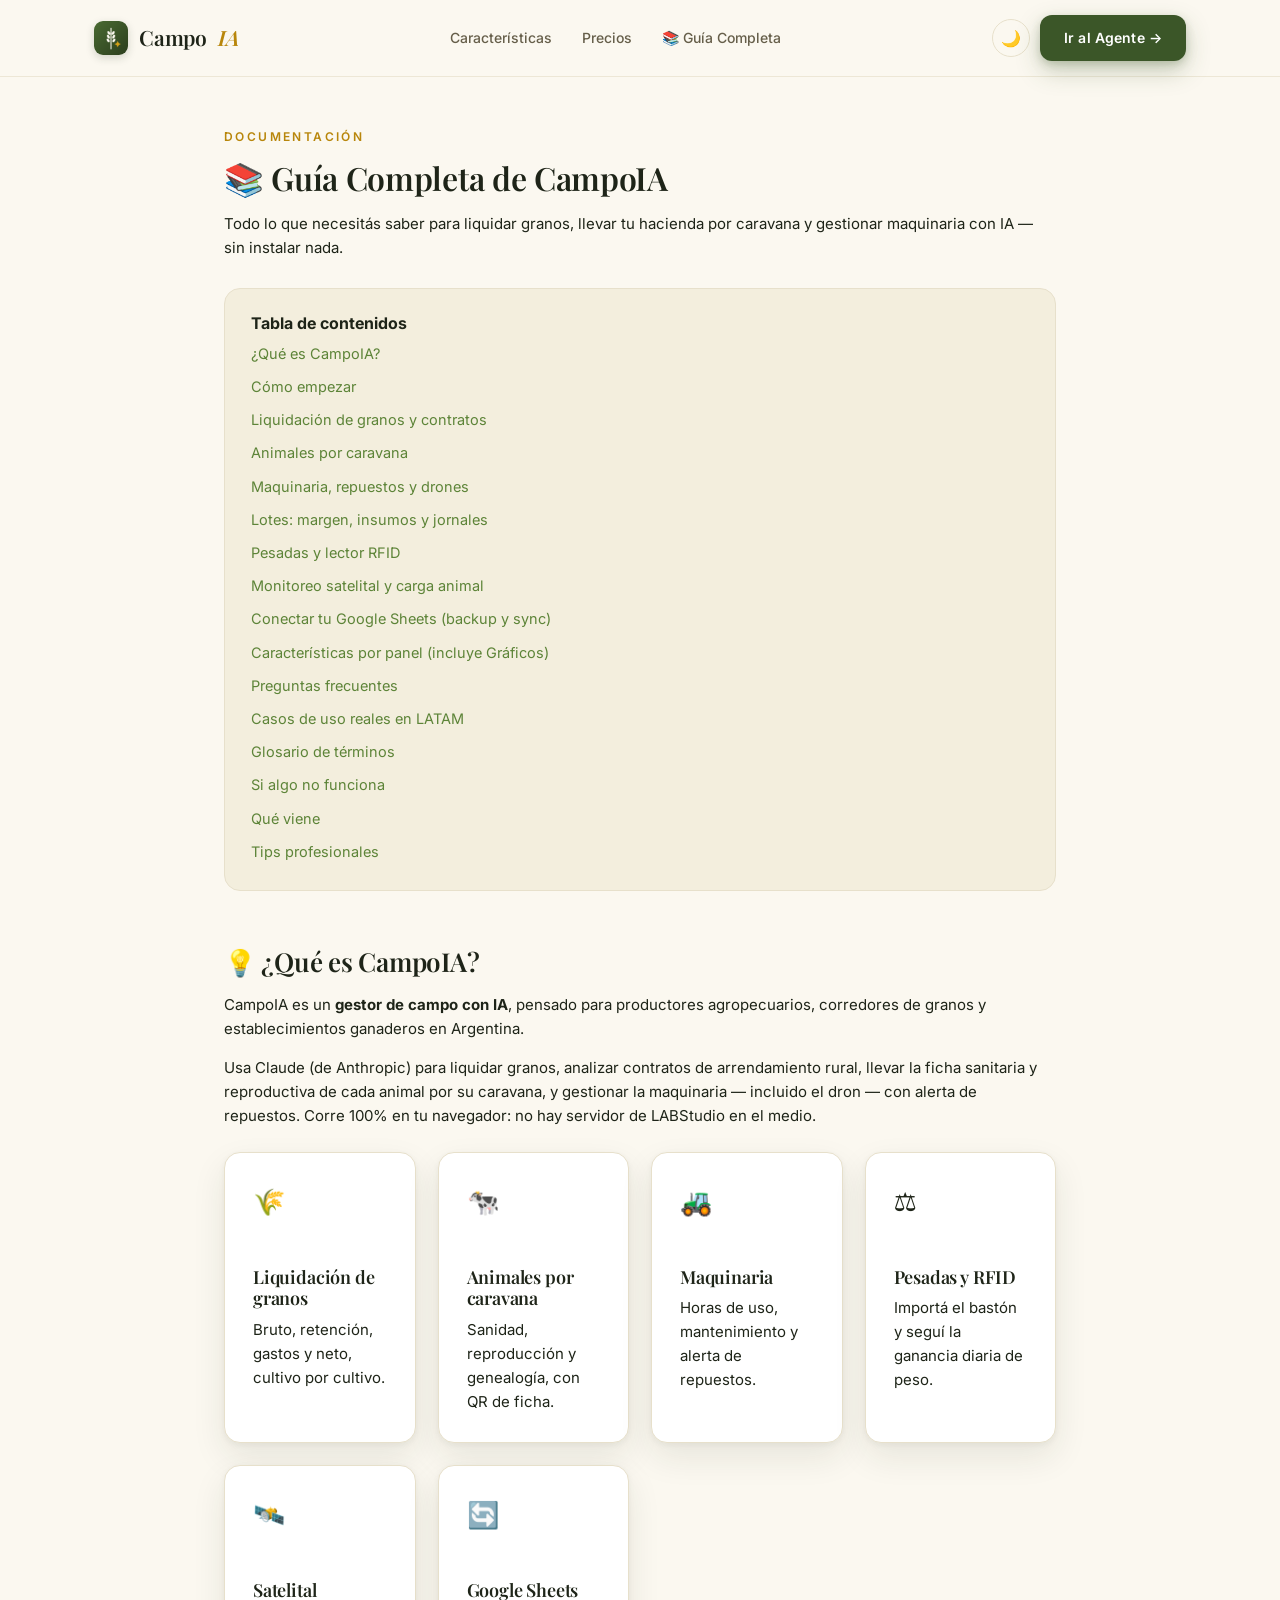
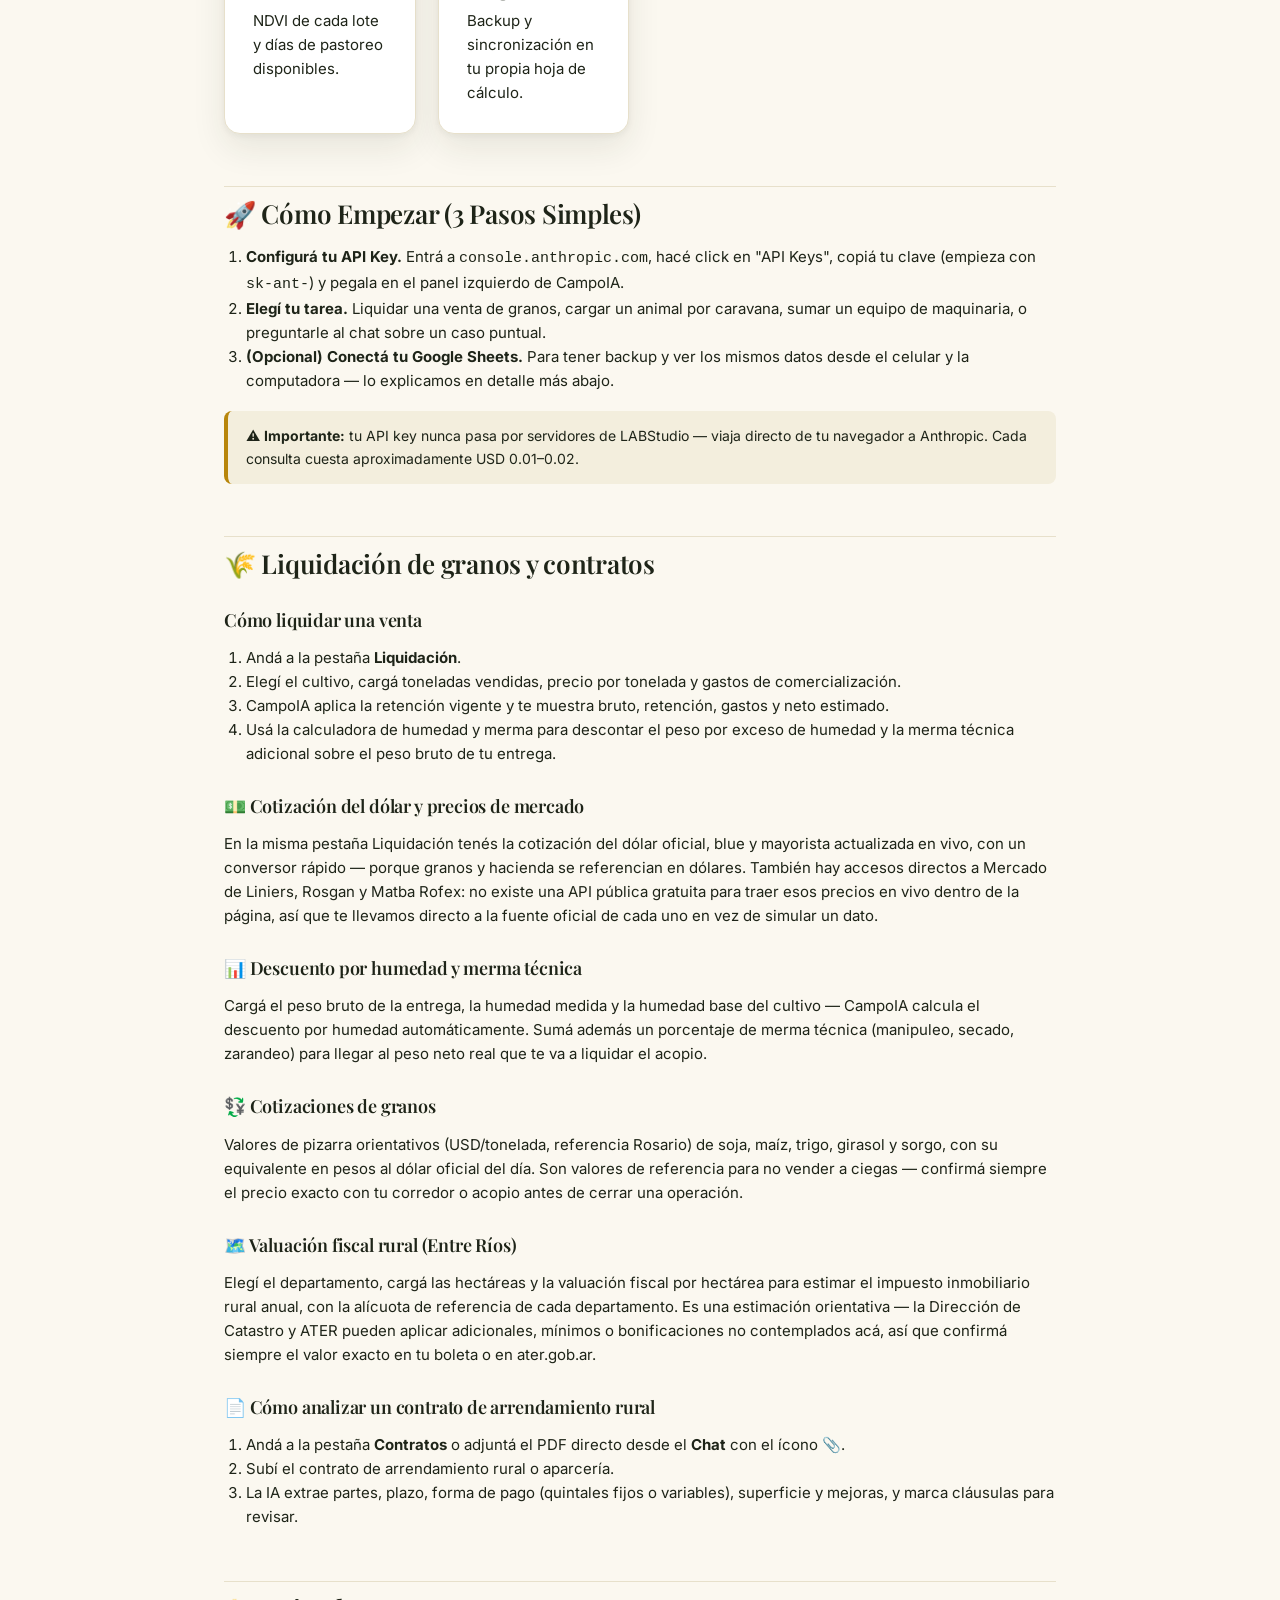
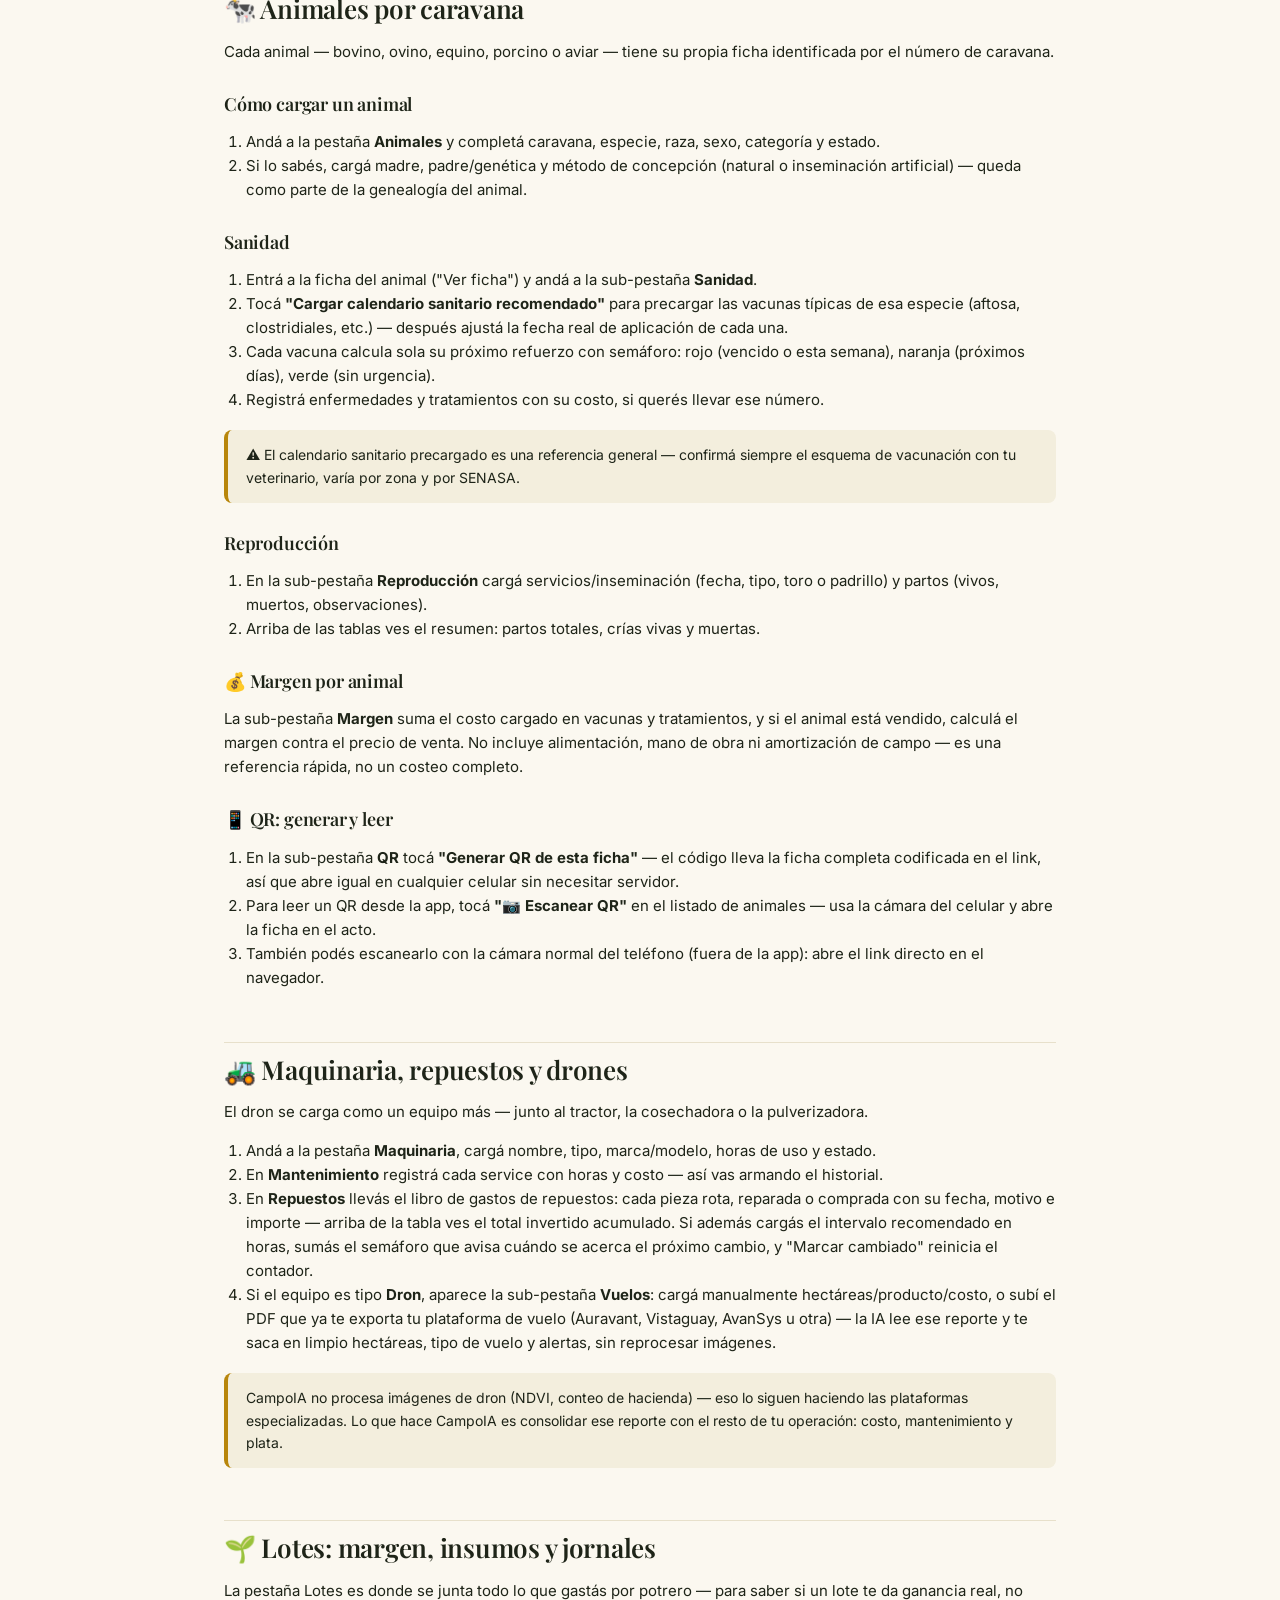
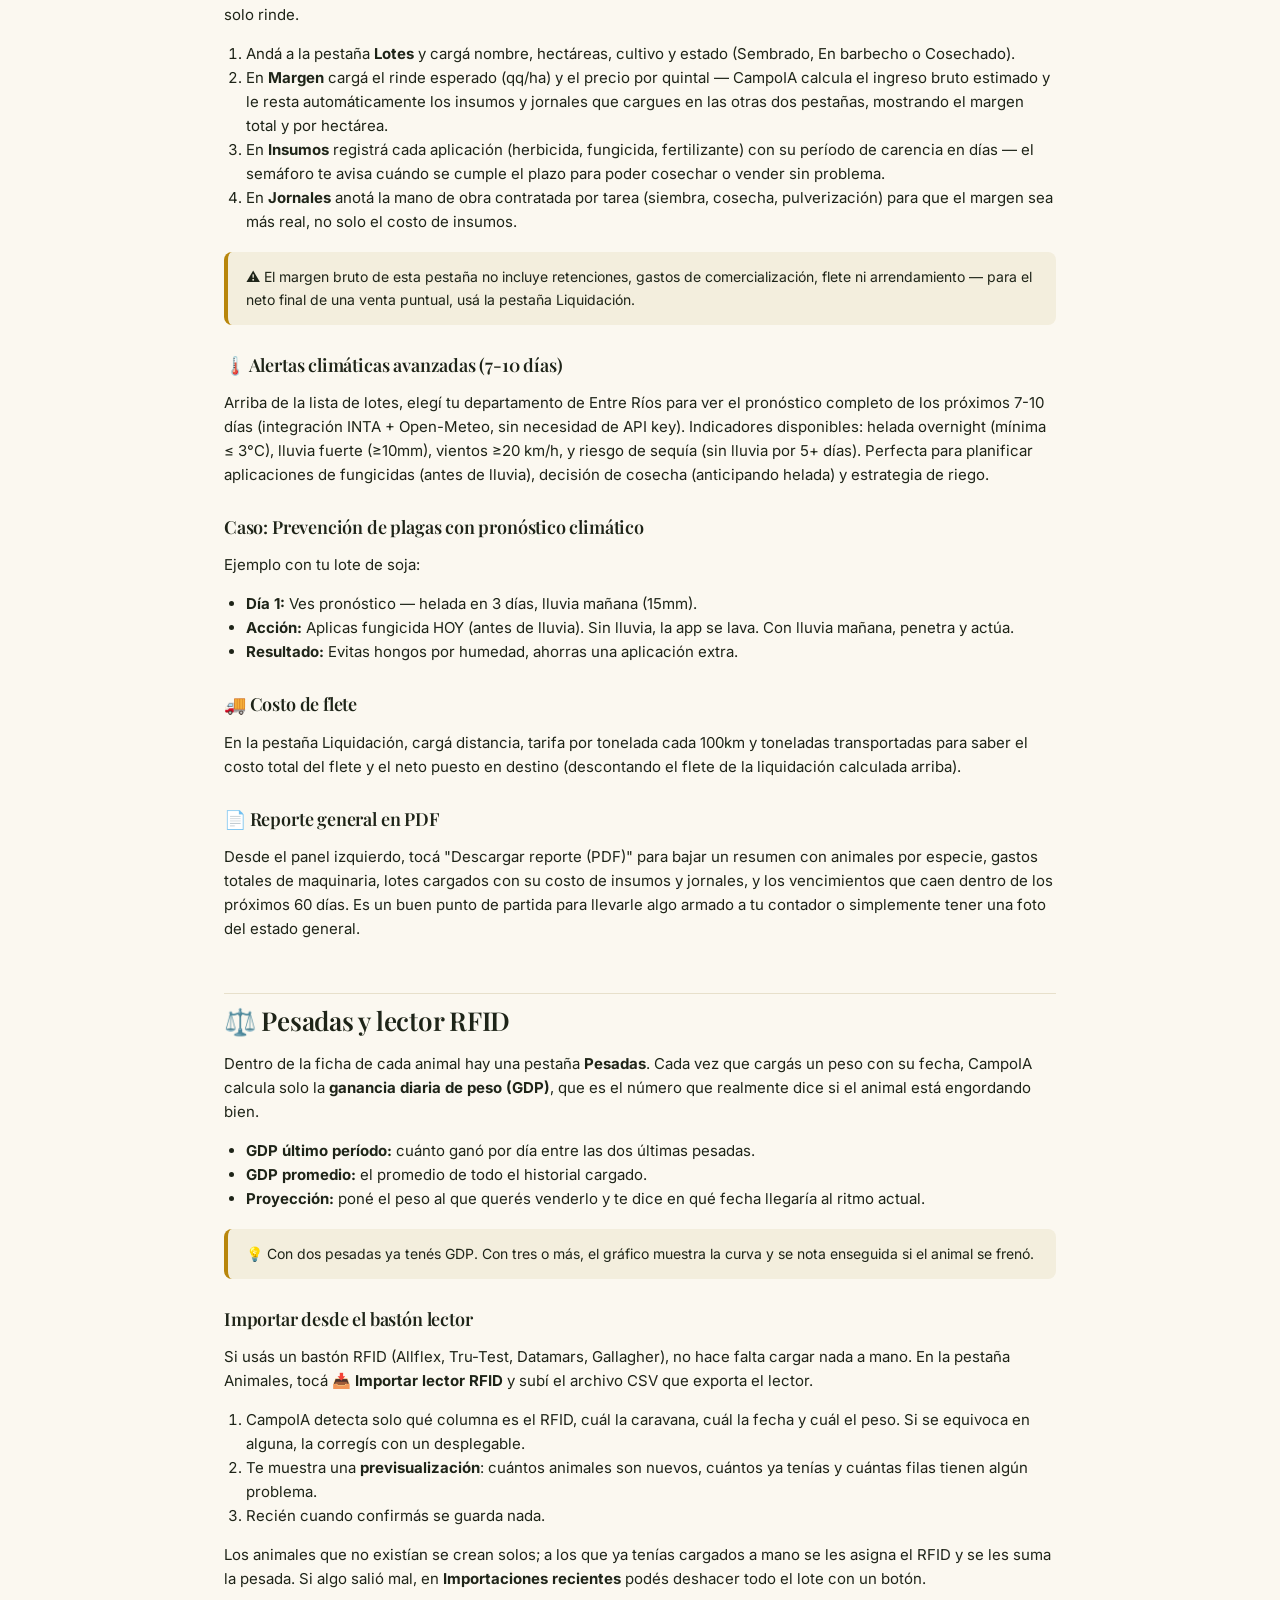
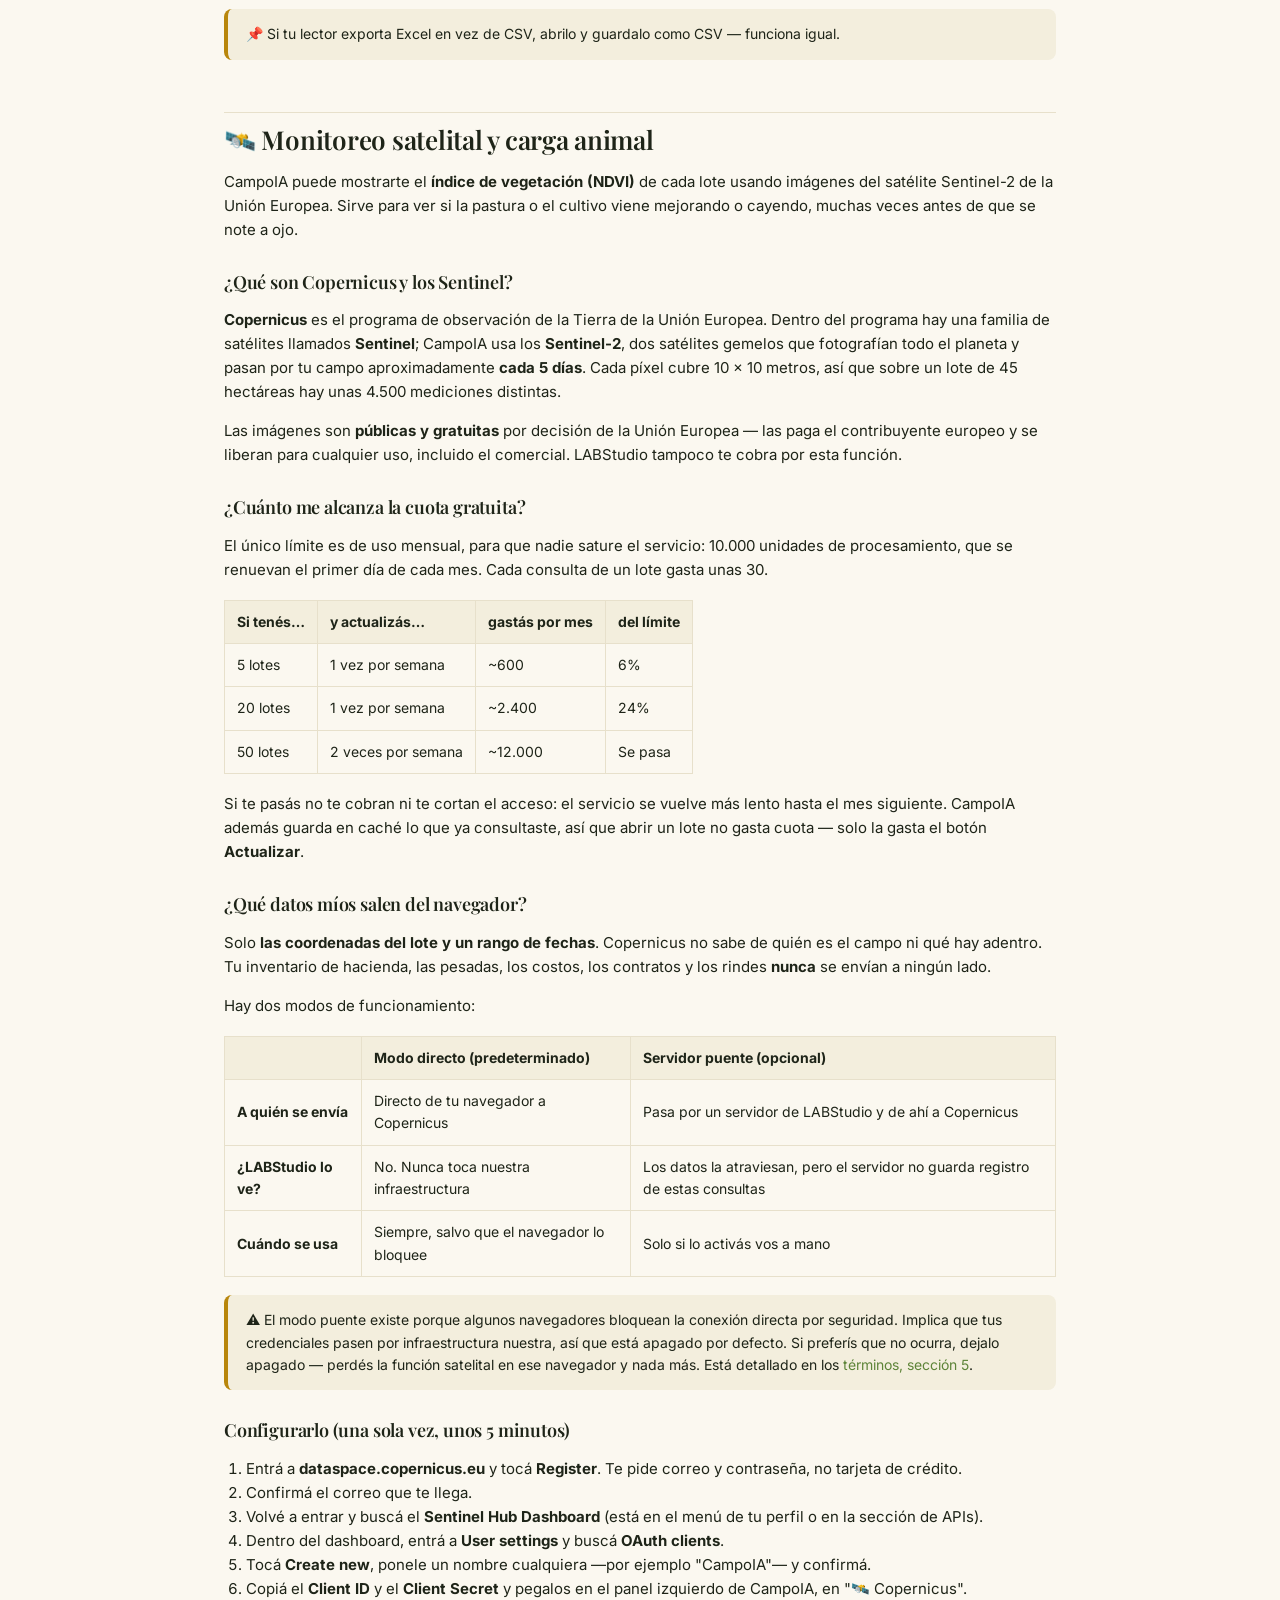
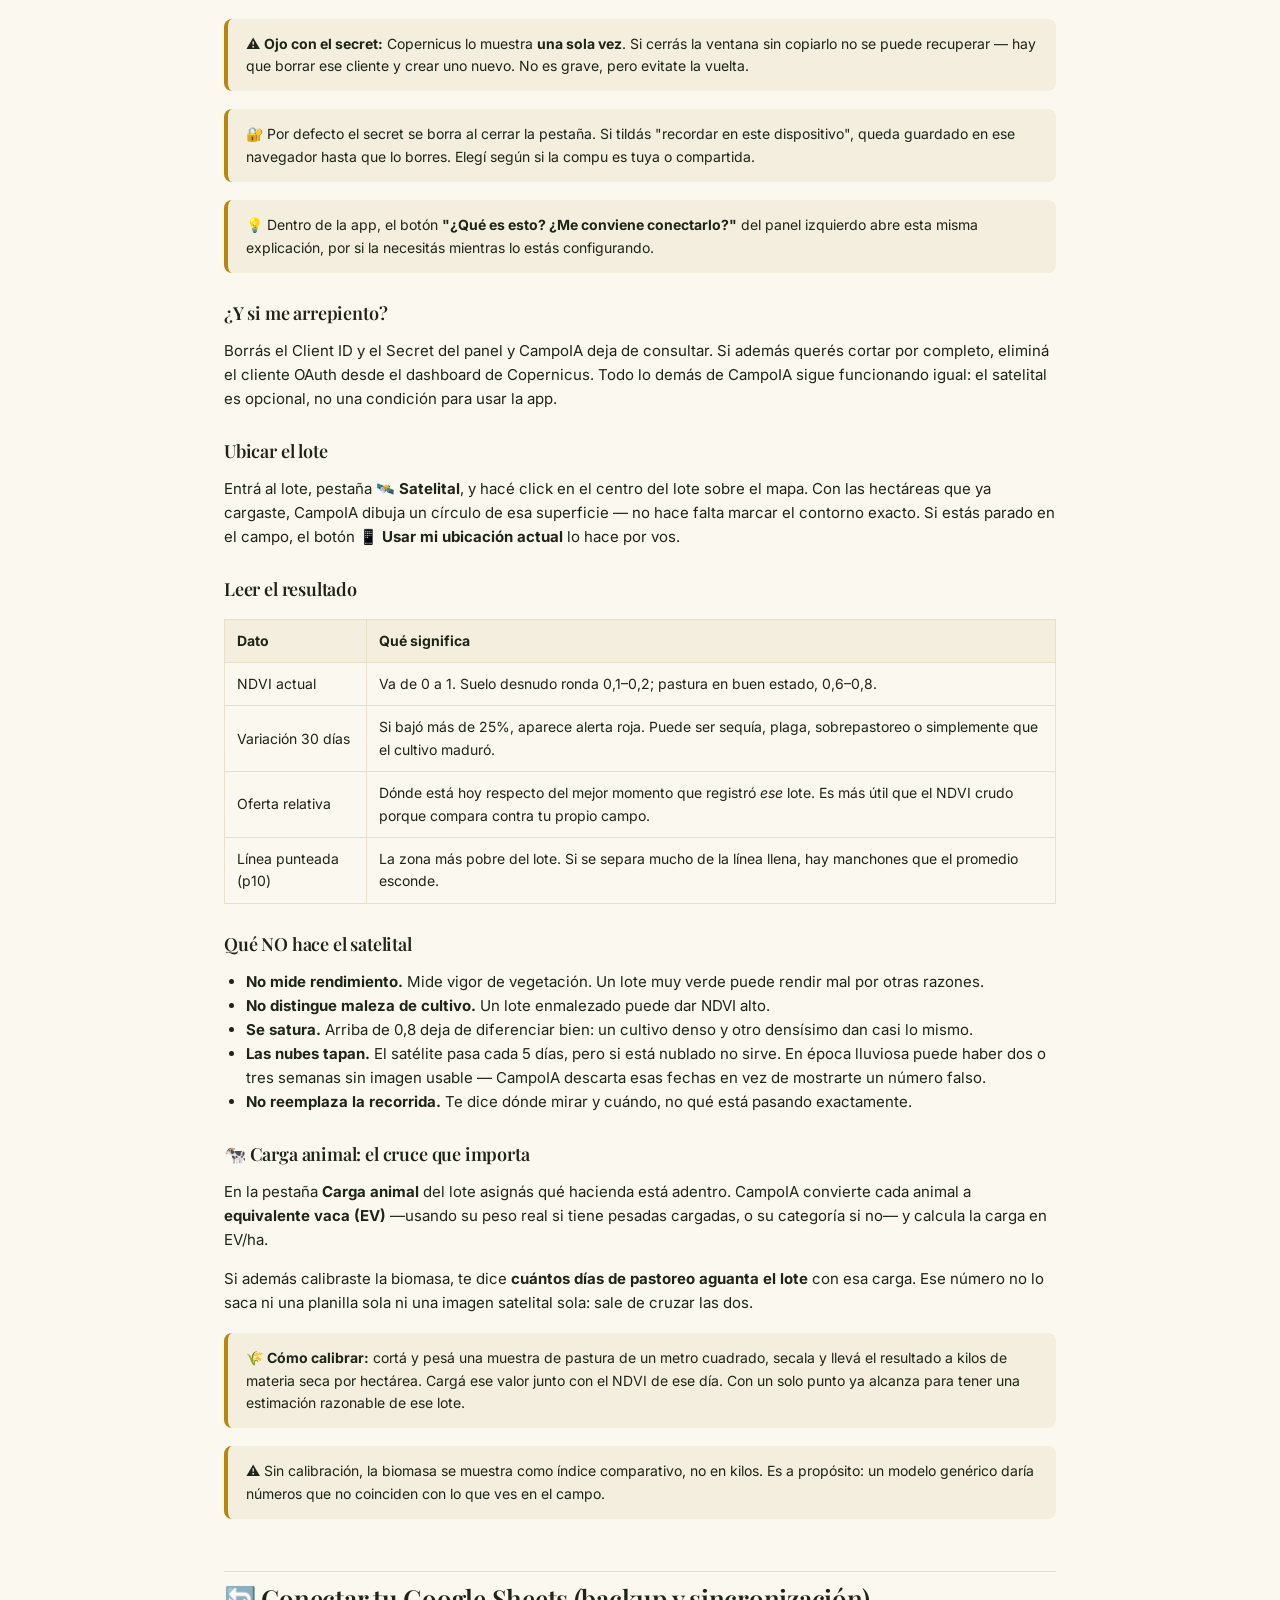
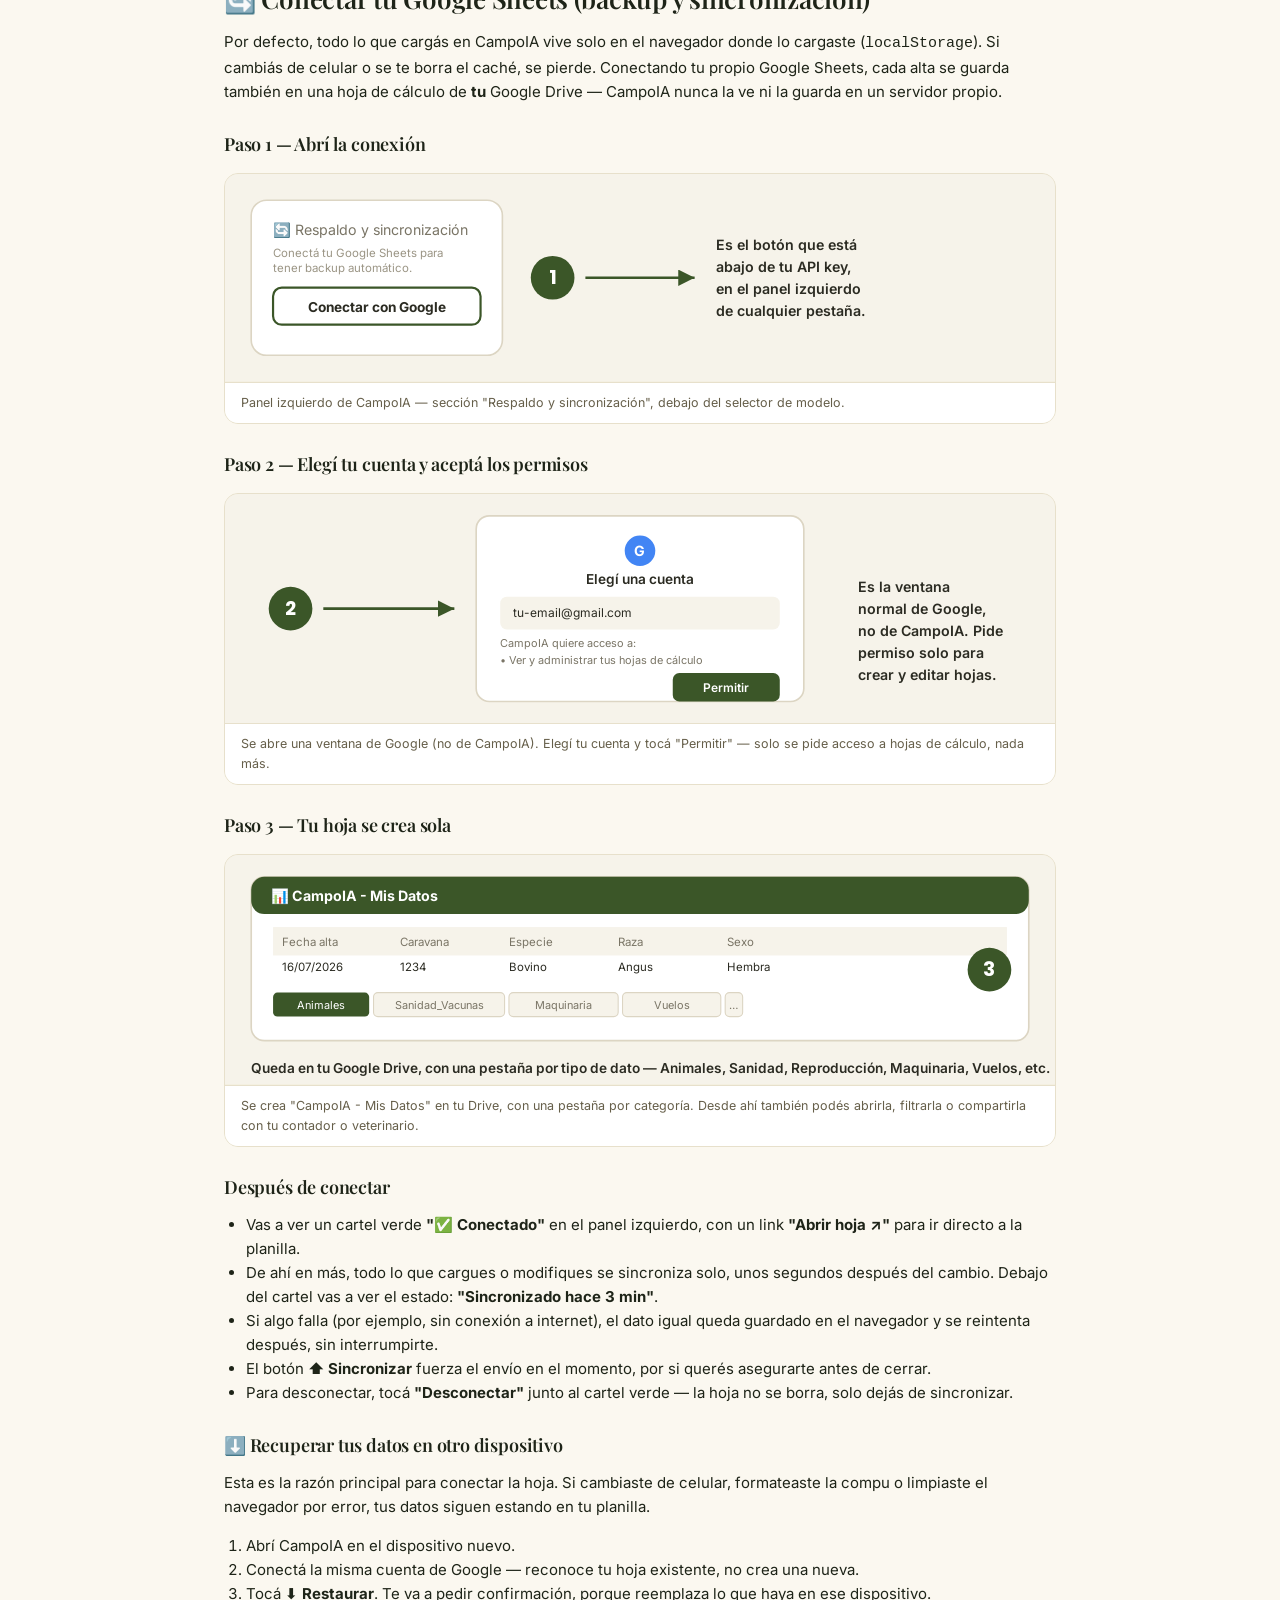
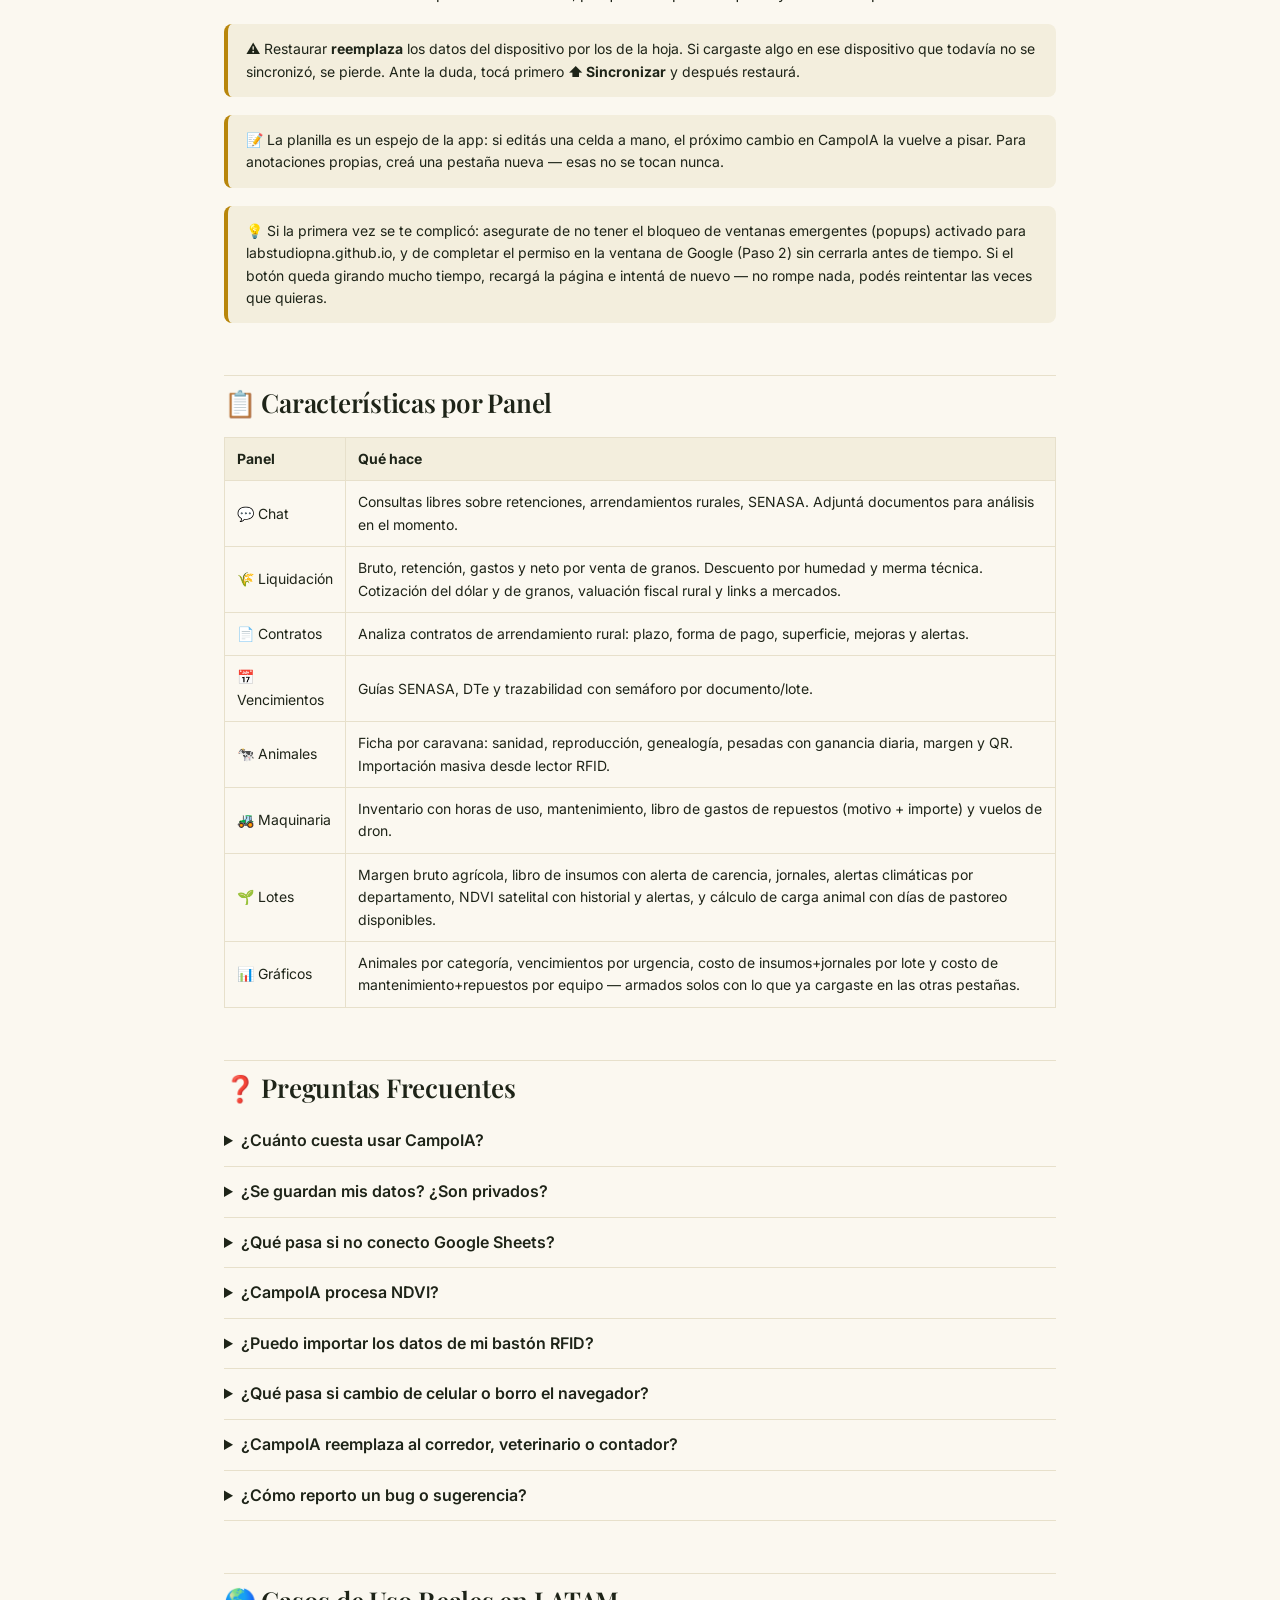
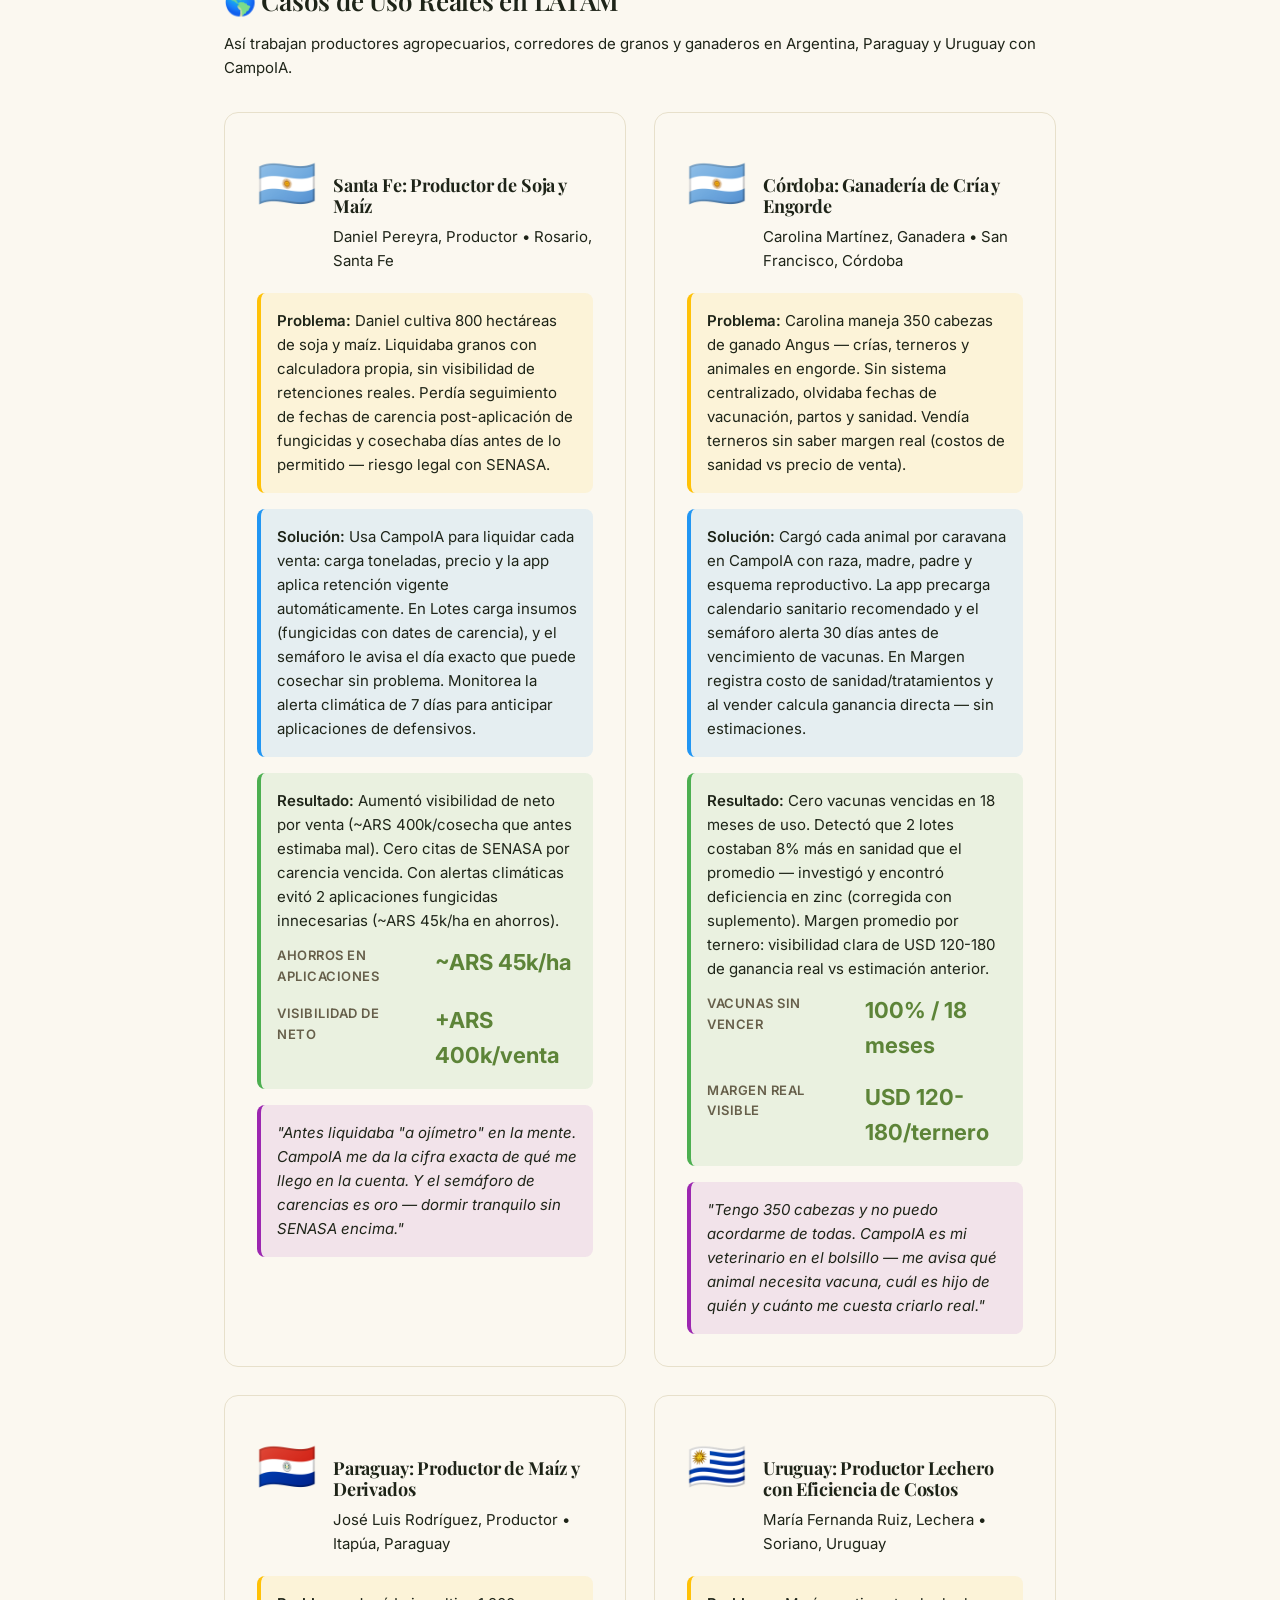
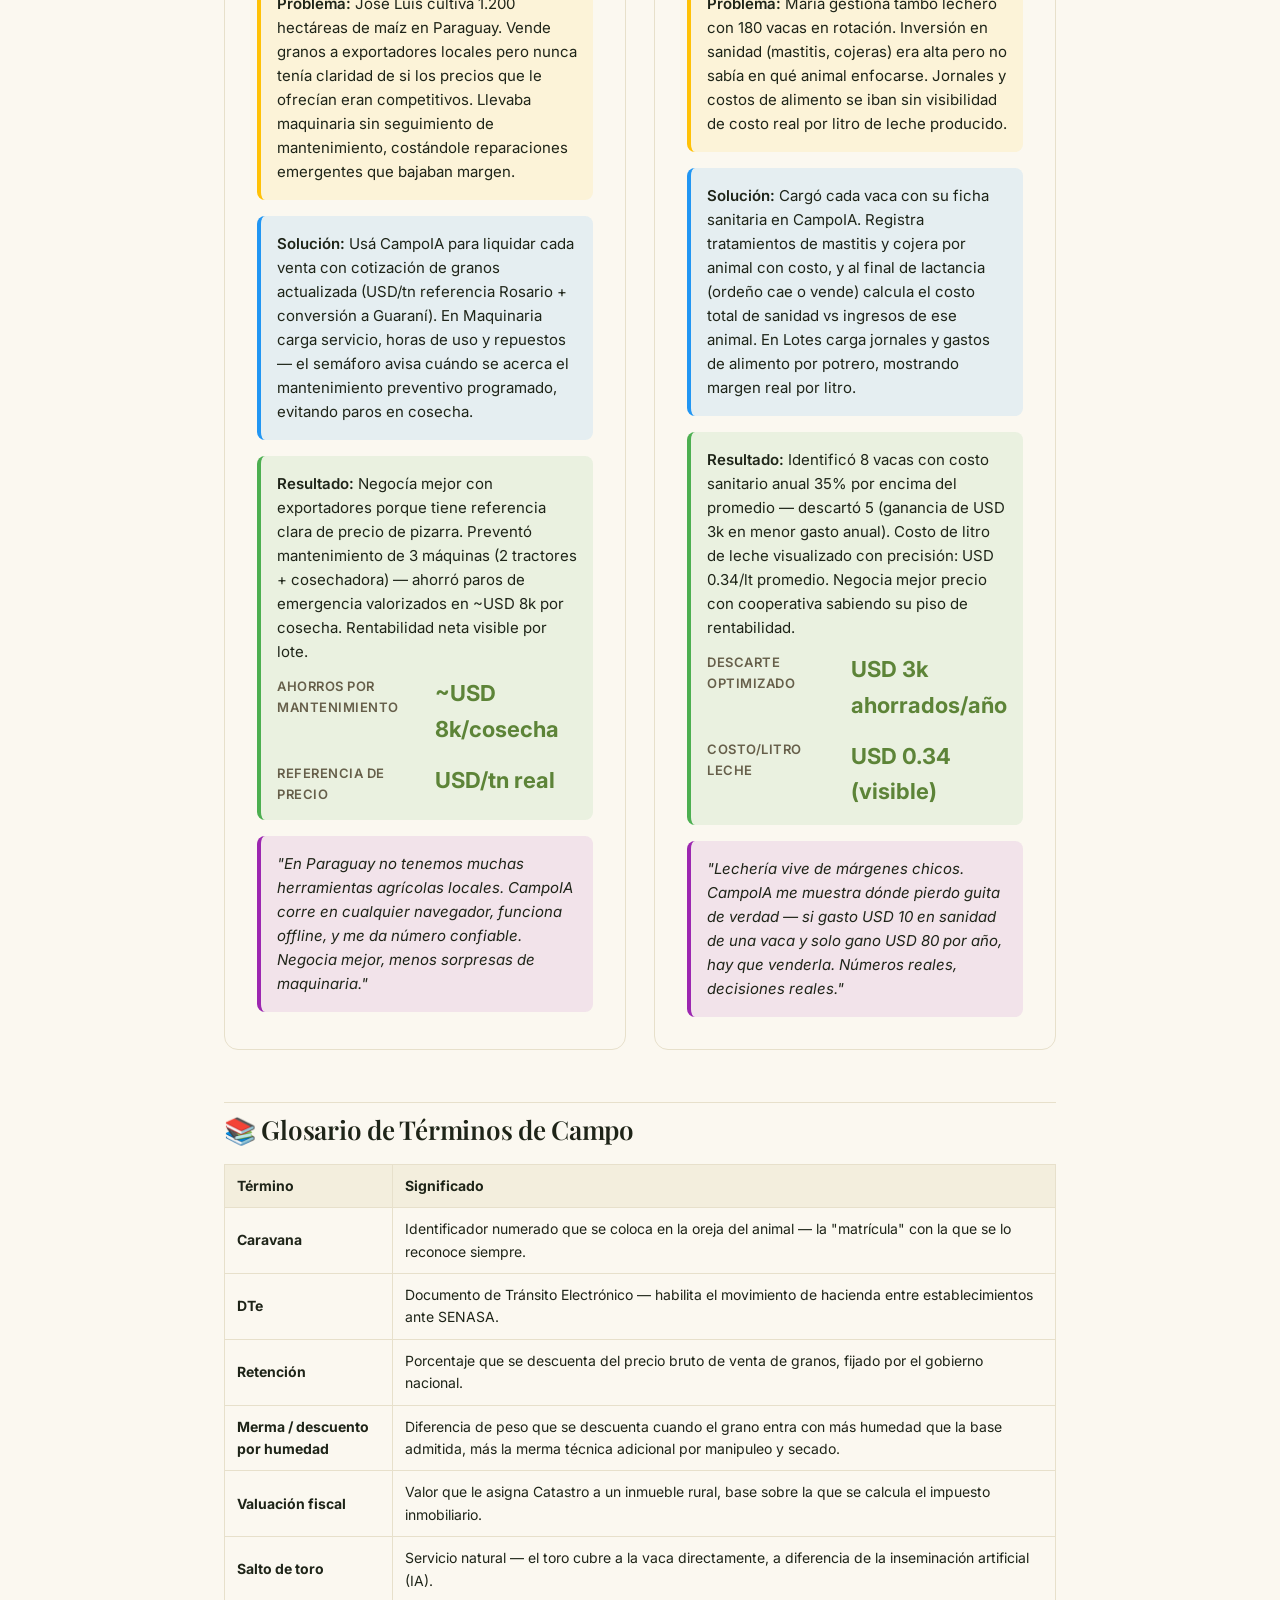
<file: guia-completa.html>
<!doctype html>
<html lang="es">
<head>
<meta charset="UTF-8">
<meta name="viewport" content="width=device-width, initial-scale=1.0">
<title>CampoIA — Guía Completa | Gestor de Campo Inteligente</title>
<meta name="description" content="Guía completa de CampoIA. Cómo liquidar granos, gestionar hacienda por caravana, maquinaria y drones, y conectar tu propio Google Sheets.">
<link rel="icon" type="image/png" sizes="32x32" href="favicon-32.png">
<link rel="icon" type="image/png" sizes="192x192" href="favicon-192.png">
<link rel="icon" type="image/png" sizes="512x512" href="favicon-512.png">
<link rel="apple-touch-icon" sizes="180x180" href="apple-touch-icon.png">
<link rel="shortcut icon" href="favicon.ico">
<link rel="manifest" href="site.webmanifest">
<meta name="theme-color" content="#3B5628">
<meta name="apple-mobile-web-app-capable" content="yes">
<meta name="apple-mobile-web-app-title" content="CampoIA">
<meta property="og:title" content="CampoIA — Guía Completa">
<meta property="og:image" content="og-image.png">
<link rel="preconnect" href="https://fonts.googleapis.com">
<link href="https://fonts.googleapis.com/css2?family=Inter:wght@400;500;600;700&family=Poppins:wght@600;700&display=swap" rel="stylesheet">
<link rel="stylesheet" href="style.css">
<style>
  .guide-wrap{max-width:880px;margin:0 auto;padding:50px 24px 90px;}
  .toc{background:var(--bg-alt);border:1px solid var(--border);border-radius:16px;padding:22px 26px;margin:28px 0 44px;}
  .toc a{display:block;padding:5px 0;font-size:14.5px;color:var(--brand-light);}
  .guide-wrap h2{margin-top:52px;padding-top:12px;border-top:1px solid var(--border);font-size:26px;}
  .guide-wrap h2:first-of-type{border-top:none;margin-top:20px;}
  .guide-wrap h3{font-size:18px;margin-top:30px;}
  .guide-wrap p{color:var(--text);font-size:15px;}
  .guide-wrap ol,.guide-wrap ul{font-size:15px;padding-left:22px;}
  .callout{background:var(--bg-alt);border-left:4px solid var(--accent);border-radius:8px;padding:14px 18px;font-size:14px;margin:18px 0;}
  table.tbl{width:100%;border-collapse:collapse;margin:18px 0;font-size:14px;display:block;overflow-x:auto;-webkit-overflow-scrolling:touch;}
  table.tbl th,table.tbl td{border:1px solid var(--border);padding:10px 12px;text-align:left;}
  table.tbl th{background:var(--bg-alt);}
  @media(max-width:480px){
    .guide-wrap{padding:36px 16px 60px;}
    .guide-wrap h2{font-size:22px;}
    .toc{padding:18px 20px;}
    .casos-grid{grid-template-columns:1fr;gap:20px;}
    .caso-header{flex-direction:column;gap:12px;}
    .caso-content{gap:12px;}
    .caso-section{padding:12px;font-size:14px;}
    .caso-stats{grid-template-columns:1fr;}
  }
  .faq2 summary{cursor:pointer;font-weight:600;padding:12px 0;border-bottom:1px solid var(--border);}
  .faq2 p{padding:10px 0 4px;color:var(--text-muted);}
  .step-shot{border:1px solid var(--border);border-radius:14px;overflow:hidden;margin:18px 0 26px;background:var(--bg-alt);}
  .step-shot .cap{font-size:12.5px;color:var(--text-muted);padding:10px 16px;border-top:1px solid var(--border);background:var(--card);}
  .casos-grid{display:grid;grid-template-columns:repeat(auto-fit,minmax(320px,1fr));gap:28px;margin:32px 0 48px;}
  .caso-card{background:var(--surface);border:1px solid var(--border);border-radius:14px;padding:clamp(22px,5vw,32px);transition:all 0.3s ease;}
  .caso-card:hover{transform:translateY(-4px);box-shadow:0 12px 32px rgba(0,0,0,0.12);border-color:var(--brand-light);}
  .caso-header{display:flex;align-items:flex-start;gap:16px;margin-bottom:20px;}
  .caso-flag{font-size:clamp(28px,8vw,48px);}
  .caso-title-meta{flex:1;}
  .caso-title{font-size:clamp(18px,4vw,24px);margin:0 0 8px;font-weight:700;color:var(--text);}
  .caso-meta{font-size:clamp(12px,2vw,14px);color:var(--text-muted);margin:0;}
  .caso-content{display:grid;gap:16px;}
  .caso-section{padding:16px;border-radius:8px;font-size:clamp(13px,2vw,15px);line-height:1.6;}
  .caso-problem{background:rgba(255,193,7,0.1);border-left:4px solid #ffc107;}
  .caso-solution{background:rgba(33,150,243,0.1);border-left:4px solid #2196f3;}
  .caso-result{background:rgba(76,175,80,0.1);border-left:4px solid #4caf50;}
  .caso-quote{background:rgba(156,39,176,0.1);border-left:4px solid #9c27b0;font-style:italic;}
  .caso-section p{margin:0;color:var(--text);}
  .caso-section strong{font-weight:600;color:var(--text);}
  .caso-stats{display:grid;grid-template-columns:1fr 1fr;gap:16px;margin-top:12px;}
  .stat-label{font-size:clamp(11px,1.8vw,13px);color:var(--text-muted);font-weight:600;text-transform:uppercase;letter-spacing:0.5px;}
  .stat-value{font-size:clamp(16px,3.5vw,22px);font-weight:700;color:var(--brand-light);}
  [data-theme="dark"] .caso-card{background:var(--bg-alt);}
  [data-theme="dark"] .caso-section p{color:var(--text);}
</style>
  <script src="tracker.js" defer></script>
</head>
<body>

<header class="site">
  <nav class="nav">
    <a href="index.html" class="brand"><img src="favicon-192.png" alt="CampoIA" style="width:34px;height:34px;border-radius:9px;"> Campo<span class="ia">IA</span></a>
    <div class="navlinks">
      <a href="index.html#features">Características</a>
      <a href="index.html#pricing">Precios</a>
      <a href="guia-completa.html">📚 Guía Completa</a>
    </div>
    <div class="nav-actions">
      <button class="theme-toggle" id="themeToggle">🌙</button>
      <a href="agente-campo.html" class="btn btn-primary">Ir al Agente →</a>
      <button class="hamburger" id="hamburgerBtn" aria-label="Abrir menú">☰</button>
    </div>
  </nav>
</header>

<div class="guide-wrap">
  <span class="eyebrow">Documentación</span>
  <h1>📚 Guía Completa de CampoIA</h1>
  <p class="muted">Todo lo que necesitás saber para liquidar granos, llevar tu hacienda por caravana y gestionar maquinaria con IA — sin instalar nada.</p>

  <div class="toc">
    <b>Tabla de contenidos</b>
    <a href="#que-es">¿Qué es CampoIA?</a>
    <a href="#empezar">Cómo empezar</a>
    <a href="#granos">Liquidación de granos y contratos</a>
    <a href="#animales">Animales por caravana</a>
    <a href="#maquinaria">Maquinaria, repuestos y drones</a>
    <a href="#lotes">Lotes: margen, insumos y jornales</a>
    <a href="#pesadas">Pesadas y lector RFID</a>
    <a href="#satelital">Monitoreo satelital y carga animal</a>
    <a href="#sheets">Conectar tu Google Sheets (backup y sync)</a>
    <a href="#paneles">Características por panel (incluye Gráficos)</a>
    <a href="#faq">Preguntas frecuentes</a>
    <a href="#casos-uso">Casos de uso reales en LATAM</a>
    <a href="#glosario">Glosario de términos</a>
    <a href="#problemas">Si algo no funciona</a>
    <a href="#roadmap">Qué viene</a>
    <a href="#tips">Tips profesionales</a>
  </div>

  <h2 id="que-es">💡 ¿Qué es CampoIA?</h2>
  <p>CampoIA es un <b>gestor de campo con IA</b>, pensado para productores agropecuarios, corredores de granos y establecimientos ganaderos en Argentina.</p>
  <p>Usa Claude (de Anthropic) para liquidar granos, analizar contratos de arrendamiento rural, llevar la ficha sanitaria y reproductiva de cada animal por su caravana, y gestionar la maquinaria — incluido el dron — con alerta de repuestos. Corre 100% en tu navegador: no hay servidor de LABStudio en el medio.</p>
  <div class="grid cols-4" style="margin-top:24px;">
    <div class="card"><span class="icon">🌾</span><h3>Liquidación de granos</h3><p>Bruto, retención, gastos y neto, cultivo por cultivo.</p></div>
    <div class="card"><span class="icon">🐄</span><h3>Animales por caravana</h3><p>Sanidad, reproducción y genealogía, con QR de ficha.</p></div>
    <div class="card"><span class="icon">🚜</span><h3>Maquinaria</h3><p>Horas de uso, mantenimiento y alerta de repuestos.</p></div>
    <div class="card"><span class="icon">⚖️</span><h3>Pesadas y RFID</h3><p>Importá el bastón y seguí la ganancia diaria de peso.</p></div>
    <div class="card"><span class="icon">🛰️</span><h3>Satelital</h3><p>NDVI de cada lote y días de pastoreo disponibles.</p></div>
    <div class="card"><span class="icon">🔄</span><h3>Google Sheets</h3><p>Backup y sincronización en tu propia hoja de cálculo.</p></div>
  </div>

  <h2 id="empezar">🚀 Cómo Empezar (3 Pasos Simples)</h2>
  <ol>
    <li><b>Configurá tu API Key.</b> Entrá a <code>console.anthropic.com</code>, hacé click en "API Keys", copiá tu clave (empieza con <code>sk-ant-</code>) y pegala en el panel izquierdo de CampoIA.</li>
    <li><b>Elegí tu tarea.</b> Liquidar una venta de granos, cargar un animal por caravana, sumar un equipo de maquinaria, o preguntarle al chat sobre un caso puntual.</li>
    <li><b>(Opcional) Conectá tu Google Sheets.</b> Para tener backup y ver los mismos datos desde el celular y la computadora — lo explicamos en detalle más abajo.</li>
  </ol>
  <div class="callout">⚠️ <b>Importante:</b> tu API key nunca pasa por servidores de LABStudio — viaja directo de tu navegador a Anthropic. Cada consulta cuesta aproximadamente USD 0.01–0.02.</div>

  <h2 id="granos">🌾 Liquidación de granos y contratos</h2>
  <h3>Cómo liquidar una venta</h3>
  <ol>
    <li>Andá a la pestaña <b>Liquidación</b>.</li>
    <li>Elegí el cultivo, cargá toneladas vendidas, precio por tonelada y gastos de comercialización.</li>
    <li>CampoIA aplica la retención vigente y te muestra bruto, retención, gastos y neto estimado.</li>
    <li>Usá la calculadora de humedad y merma para descontar el peso por exceso de humedad y la merma técnica adicional sobre el peso bruto de tu entrega.</li>
  </ol>
  <h3>💵 Cotización del dólar y precios de mercado</h3>
  <p>En la misma pestaña Liquidación tenés la cotización del dólar oficial, blue y mayorista actualizada en vivo, con un conversor rápido — porque granos y hacienda se referencian en dólares. También hay accesos directos a Mercado de Liniers, Rosgan y Matba Rofex: no existe una API pública gratuita para traer esos precios en vivo dentro de la página, así que te llevamos directo a la fuente oficial de cada uno en vez de simular un dato.</p>
  <h3>📊 Descuento por humedad y merma técnica</h3>
  <p>Cargá el peso bruto de la entrega, la humedad medida y la humedad base del cultivo — CampoIA calcula el descuento por humedad automáticamente. Sumá además un porcentaje de merma técnica (manipuleo, secado, zarandeo) para llegar al peso neto real que te va a liquidar el acopio.</p>
  <h3>💱 Cotizaciones de granos</h3>
  <p>Valores de pizarra orientativos (USD/tonelada, referencia Rosario) de soja, maíz, trigo, girasol y sorgo, con su equivalente en pesos al dólar oficial del día. Son valores de referencia para no vender a ciegas — confirmá siempre el precio exacto con tu corredor o acopio antes de cerrar una operación.</p>
  <h3>🗺️ Valuación fiscal rural (Entre Ríos)</h3>
  <p>Elegí el departamento, cargá las hectáreas y la valuación fiscal por hectárea para estimar el impuesto inmobiliario rural anual, con la alícuota de referencia de cada departamento. Es una estimación orientativa — la Dirección de Catastro y ATER pueden aplicar adicionales, mínimos o bonificaciones no contemplados acá, así que confirmá siempre el valor exacto en tu boleta o en ater.gob.ar.</p>
  <h3>📄 Cómo analizar un contrato de arrendamiento rural</h3>
  <ol>
    <li>Andá a la pestaña <b>Contratos</b> o adjuntá el PDF directo desde el <b>Chat</b> con el ícono 📎.</li>
    <li>Subí el contrato de arrendamiento rural o aparcería.</li>
    <li>La IA extrae partes, plazo, forma de pago (quintales fijos o variables), superficie y mejoras, y marca cláusulas para revisar.</li>
  </ol>

  <h2 id="animales">🐄 Animales por caravana</h2>
  <p>Cada animal — bovino, ovino, equino, porcino o aviar — tiene su propia ficha identificada por el número de caravana.</p>
  <h3>Cómo cargar un animal</h3>
  <ol>
    <li>Andá a la pestaña <b>Animales</b> y completá caravana, especie, raza, sexo, categoría y estado.</li>
    <li>Si lo sabés, cargá madre, padre/genética y método de concepción (natural o inseminación artificial) — queda como parte de la genealogía del animal.</li>
  </ol>
  <h3>Sanidad</h3>
  <ol>
    <li>Entrá a la ficha del animal ("Ver ficha") y andá a la sub-pestaña <b>Sanidad</b>.</li>
    <li>Tocá <b>"Cargar calendario sanitario recomendado"</b> para precargar las vacunas típicas de esa especie (aftosa, clostridiales, etc.) — después ajustá la fecha real de aplicación de cada una.</li>
    <li>Cada vacuna calcula sola su próximo refuerzo con semáforo: rojo (vencido o esta semana), naranja (próximos días), verde (sin urgencia).</li>
    <li>Registrá enfermedades y tratamientos con su costo, si querés llevar ese número.</li>
  </ol>
  <div class="callout">⚠️ El calendario sanitario precargado es una referencia general — confirmá siempre el esquema de vacunación con tu veterinario, varía por zona y por SENASA.</div>
  <h3>Reproducción</h3>
  <ol>
    <li>En la sub-pestaña <b>Reproducción</b> cargá servicios/inseminación (fecha, tipo, toro o padrillo) y partos (vivos, muertos, observaciones).</li>
    <li>Arriba de las tablas ves el resumen: partos totales, crías vivas y muertas.</li>
  </ol>
  <h3>💰 Margen por animal</h3>
  <p>La sub-pestaña <b>Margen</b> suma el costo cargado en vacunas y tratamientos, y si el animal está vendido, calculá el margen contra el precio de venta. No incluye alimentación, mano de obra ni amortización de campo — es una referencia rápida, no un costeo completo.</p>
  <h3>📱 QR: generar y leer</h3>
  <ol>
    <li>En la sub-pestaña <b>QR</b> tocá <b>"Generar QR de esta ficha"</b> — el código lleva la ficha completa codificada en el link, así que abre igual en cualquier celular sin necesitar servidor.</li>
    <li>Para leer un QR desde la app, tocá <b>"📷 Escanear QR"</b> en el listado de animales — usa la cámara del celular y abre la ficha en el acto.</li>
    <li>También podés escanearlo con la cámara normal del teléfono (fuera de la app): abre el link directo en el navegador.</li>
  </ol>

  <h2 id="maquinaria">🚜 Maquinaria, repuestos y drones</h2>
  <p>El dron se carga como un equipo más — junto al tractor, la cosechadora o la pulverizadora.</p>
  <ol>
    <li>Andá a la pestaña <b>Maquinaria</b>, cargá nombre, tipo, marca/modelo, horas de uso y estado.</li>
    <li>En <b>Mantenimiento</b> registrá cada service con horas y costo — así vas armando el historial.</li>
    <li>En <b>Repuestos</b> llevás el libro de gastos de repuestos: cada pieza rota, reparada o comprada con su fecha, motivo e importe — arriba de la tabla ves el total invertido acumulado. Si además cargás el intervalo recomendado en horas, sumás el semáforo que avisa cuándo se acerca el próximo cambio, y "Marcar cambiado" reinicia el contador.</li>
    <li>Si el equipo es tipo <b>Dron</b>, aparece la sub-pestaña <b>Vuelos</b>: cargá manualmente hectáreas/producto/costo, o subí el PDF que ya te exporta tu plataforma de vuelo (Auravant, Vistaguay, AvanSys u otra) — la IA lee ese reporte y te saca en limpio hectáreas, tipo de vuelo y alertas, sin reprocesar imágenes.</li>
  </ol>
  <div class="callout">CampoIA no procesa imágenes de dron (NDVI, conteo de hacienda) — eso lo siguen haciendo las plataformas especializadas. Lo que hace CampoIA es consolidar ese reporte con el resto de tu operación: costo, mantenimiento y plata.</div>

  <h2 id="lotes">🌱 Lotes: margen, insumos y jornales</h2>
  <p>La pestaña Lotes es donde se junta todo lo que gastás por potrero — para saber si un lote te da ganancia real, no solo rinde.</p>
  <ol>
    <li>Andá a la pestaña <b>Lotes</b> y cargá nombre, hectáreas, cultivo y estado (Sembrado, En barbecho o Cosechado).</li>
    <li>En <b>Margen</b> cargá el rinde esperado (qq/ha) y el precio por quintal — CampoIA calcula el ingreso bruto estimado y le resta automáticamente los insumos y jornales que cargues en las otras dos pestañas, mostrando el margen total y por hectárea.</li>
    <li>En <b>Insumos</b> registrá cada aplicación (herbicida, fungicida, fertilizante) con su período de carencia en días — el semáforo te avisa cuándo se cumple el plazo para poder cosechar o vender sin problema.</li>
    <li>En <b>Jornales</b> anotá la mano de obra contratada por tarea (siembra, cosecha, pulverización) para que el margen sea más real, no solo el costo de insumos.</li>
  </ol>
  <div class="callout">⚠️ El margen bruto de esta pestaña no incluye retenciones, gastos de comercialización, flete ni arrendamiento — para el neto final de una venta puntual, usá la pestaña Liquidación.</div>

  <h3>🌡️ Alertas climáticas avanzadas (7-10 días)</h3>
  <p>Arriba de la lista de lotes, elegí tu departamento de Entre Ríos para ver el pronóstico completo de los próximos 7-10 días (integración INTA + Open-Meteo, sin necesidad de API key). Indicadores disponibles: helada overnight (mínima ≤ 3°C), lluvia fuerte (≥10mm), vientos ≥20 km/h, y riesgo de sequía (sin lluvia por 5+ días). Perfecta para planificar aplicaciones de fungicidas (antes de lluvia), decisión de cosecha (anticipando helada) y estrategia de riego.</p>

  <h3>Caso: Prevención de plagas con pronóstico climático</h3>
  <p>Ejemplo con tu lote de soja:</p>
  <ul>
    <li><b>Día 1:</b> Ves pronóstico — helada en 3 días, lluvia mañana (15mm).</li>
    <li><b>Acción:</b> Aplicas fungicida HOY (antes de lluvia). Sin lluvia, la app se lava. Con lluvia mañana, penetra y actúa.</li>
    <li><b>Resultado:</b> Evitas hongos por humedad, ahorras una aplicación extra.</li>
  </ul>

  <h3>🚚 Costo de flete</h3>
  <p>En la pestaña Liquidación, cargá distancia, tarifa por tonelada cada 100km y toneladas transportadas para saber el costo total del flete y el neto puesto en destino (descontando el flete de la liquidación calculada arriba).</p>

  <h3>📄 Reporte general en PDF</h3>
  <p>Desde el panel izquierdo, tocá "Descargar reporte (PDF)" para bajar un resumen con animales por especie, gastos totales de maquinaria, lotes cargados con su costo de insumos y jornales, y los vencimientos que caen dentro de los próximos 60 días. Es un buen punto de partida para llevarle algo armado a tu contador o simplemente tener una foto del estado general.</p>

  <h2 id="pesadas">⚖️ Pesadas y lector RFID</h2>
  <p>Dentro de la ficha de cada animal hay una pestaña <b>Pesadas</b>. Cada vez que cargás un peso con su fecha, CampoIA calcula solo la <b>ganancia diaria de peso (GDP)</b>, que es el número que realmente dice si el animal está engordando bien.</p>
  <ul>
    <li><b>GDP último período:</b> cuánto ganó por día entre las dos últimas pesadas.</li>
    <li><b>GDP promedio:</b> el promedio de todo el historial cargado.</li>
    <li><b>Proyección:</b> poné el peso al que querés venderlo y te dice en qué fecha llegaría al ritmo actual.</li>
  </ul>
  <div class="callout">💡 Con dos pesadas ya tenés GDP. Con tres o más, el gráfico muestra la curva y se nota enseguida si el animal se frenó.</div>

  <h3>Importar desde el bastón lector</h3>
  <p>Si usás un bastón RFID (Allflex, Tru-Test, Datamars, Gallagher), no hace falta cargar nada a mano. En la pestaña Animales, tocá <b>📥 Importar lector RFID</b> y subí el archivo CSV que exporta el lector.</p>
  <ol>
    <li>CampoIA detecta solo qué columna es el RFID, cuál la caravana, cuál la fecha y cuál el peso. Si se equivoca en alguna, la corregís con un desplegable.</li>
    <li>Te muestra una <b>previsualización</b>: cuántos animales son nuevos, cuántos ya tenías y cuántas filas tienen algún problema.</li>
    <li>Recién cuando confirmás se guarda nada.</li>
  </ol>
  <p>Los animales que no existían se crean solos; a los que ya tenías cargados a mano se les asigna el RFID y se les suma la pesada. Si algo salió mal, en <b>Importaciones recientes</b> podés deshacer todo el lote con un botón.</p>
  <div class="callout">📌 Si tu lector exporta Excel en vez de CSV, abrilo y guardalo como CSV — funciona igual.</div>

  <h2 id="satelital">🛰️ Monitoreo satelital y carga animal</h2>
  <p>CampoIA puede mostrarte el <b>índice de vegetación (NDVI)</b> de cada lote usando imágenes del satélite Sentinel-2 de la Unión Europea. Sirve para ver si la pastura o el cultivo viene mejorando o cayendo, muchas veces antes de que se note a ojo.</p>

  <h3>¿Qué son Copernicus y los Sentinel?</h3>
  <p><b>Copernicus</b> es el programa de observación de la Tierra de la Unión Europea. Dentro del programa hay una familia de satélites llamados <b>Sentinel</b>; CampoIA usa los <b>Sentinel-2</b>, dos satélites gemelos que fotografían todo el planeta y pasan por tu campo aproximadamente <b>cada 5 días</b>. Cada píxel cubre 10 x 10 metros, así que sobre un lote de 45 hectáreas hay unas 4.500 mediciones distintas.</p>
  <p>Las imágenes son <b>públicas y gratuitas</b> por decisión de la Unión Europea — las paga el contribuyente europeo y se liberan para cualquier uso, incluido el comercial. LABStudio tampoco te cobra por esta función.</p>

  <h3>¿Cuánto me alcanza la cuota gratuita?</h3>
  <p>El único límite es de uso mensual, para que nadie sature el servicio: 10.000 unidades de procesamiento, que se renuevan el primer día de cada mes. Cada consulta de un lote gasta unas 30.</p>
  <table class="tbl">
    <tr><th>Si tenés…</th><th>y actualizás…</th><th>gastás por mes</th><th>del límite</th></tr>
    <tr><td>5 lotes</td><td>1 vez por semana</td><td>~600</td><td>6%</td></tr>
    <tr><td>20 lotes</td><td>1 vez por semana</td><td>~2.400</td><td>24%</td></tr>
    <tr><td>50 lotes</td><td>2 veces por semana</td><td>~12.000</td><td>Se pasa</td></tr>
  </table>
  <p>Si te pasás no te cobran ni te cortan el acceso: el servicio se vuelve más lento hasta el mes siguiente. CampoIA además guarda en caché lo que ya consultaste, así que abrir un lote no gasta cuota — solo la gasta el botón <b>Actualizar</b>.</p>

  <h3>¿Qué datos míos salen del navegador?</h3>
  <p>Solo <b>las coordenadas del lote y un rango de fechas</b>. Copernicus no sabe de quién es el campo ni qué hay adentro. Tu inventario de hacienda, las pesadas, los costos, los contratos y los rindes <b>nunca</b> se envían a ningún lado.</p>
  <p>Hay dos modos de funcionamiento:</p>
  <table class="tbl">
    <tr><th></th><th>Modo directo (predeterminado)</th><th>Servidor puente (opcional)</th></tr>
    <tr><td><b>A quién se envía</b></td><td>Directo de tu navegador a Copernicus</td><td>Pasa por un servidor de LABStudio y de ahí a Copernicus</td></tr>
    <tr><td><b>¿LABStudio lo ve?</b></td><td>No. Nunca toca nuestra infraestructura</td><td>Los datos la atraviesan, pero el servidor no guarda registro de estas consultas</td></tr>
    <tr><td><b>Cuándo se usa</b></td><td>Siempre, salvo que el navegador lo bloquee</td><td>Solo si lo activás vos a mano</td></tr>
  </table>
  <div class="callout" style="border-left-color:#B8860B;">⚠️ El modo puente existe porque algunos navegadores bloquean la conexión directa por seguridad. Implica que tus credenciales pasen por infraestructura nuestra, así que está apagado por defecto. Si preferís que no ocurra, dejalo apagado — perdés la función satelital en ese navegador y nada más. Está detallado en los <a href="terminos.html" style="color:var(--brand-light)">términos, sección 5</a>.</div>

  <h3>Configurarlo (una sola vez, unos 5 minutos)</h3>
  <ol>
    <li>Entrá a <b>dataspace.copernicus.eu</b> y tocá <b>Register</b>. Te pide correo y contraseña, no tarjeta de crédito.</li>
    <li>Confirmá el correo que te llega.</li>
    <li>Volvé a entrar y buscá el <b>Sentinel Hub Dashboard</b> (está en el menú de tu perfil o en la sección de APIs).</li>
    <li>Dentro del dashboard, entrá a <b>User settings</b> y buscá <b>OAuth clients</b>.</li>
    <li>Tocá <b>Create new</b>, ponele un nombre cualquiera —por ejemplo "CampoIA"— y confirmá.</li>
    <li>Copiá el <b>Client ID</b> y el <b>Client Secret</b> y pegalos en el panel izquierdo de CampoIA, en "🛰️ Copernicus".</li>
  </ol>
  <div class="callout" style="border-left-color:#B8860B;">⚠️ <b>Ojo con el secret:</b> Copernicus lo muestra <b>una sola vez</b>. Si cerrás la ventana sin copiarlo no se puede recuperar — hay que borrar ese cliente y crear uno nuevo. No es grave, pero evitate la vuelta.</div>
  <div class="callout">🔐 Por defecto el secret se borra al cerrar la pestaña. Si tildás "recordar en este dispositivo", queda guardado en ese navegador hasta que lo borres. Elegí según si la compu es tuya o compartida.</div>
  <div class="callout">💡 Dentro de la app, el botón <b>"¿Qué es esto? ¿Me conviene conectarlo?"</b> del panel izquierdo abre esta misma explicación, por si la necesitás mientras lo estás configurando.</div>

  <h3>¿Y si me arrepiento?</h3>
  <p>Borrás el Client ID y el Secret del panel y CampoIA deja de consultar. Si además querés cortar por completo, eliminá el cliente OAuth desde el dashboard de Copernicus. Todo lo demás de CampoIA sigue funcionando igual: el satelital es opcional, no una condición para usar la app.</p>

  <h3>Ubicar el lote</h3>
  <p>Entrá al lote, pestaña <b>🛰️ Satelital</b>, y hacé click en el centro del lote sobre el mapa. Con las hectáreas que ya cargaste, CampoIA dibuja un círculo de esa superficie — no hace falta marcar el contorno exacto. Si estás parado en el campo, el botón <b>📱 Usar mi ubicación actual</b> lo hace por vos.</p>

  <h3>Leer el resultado</h3>
  <table class="tbl">
    <tr><th>Dato</th><th>Qué significa</th></tr>
    <tr><td>NDVI actual</td><td>Va de 0 a 1. Suelo desnudo ronda 0,1–0,2; pastura en buen estado, 0,6–0,8.</td></tr>
    <tr><td>Variación 30 días</td><td>Si bajó más de 25%, aparece alerta roja. Puede ser sequía, plaga, sobrepastoreo o simplemente que el cultivo maduró.</td></tr>
    <tr><td>Oferta relativa</td><td>Dónde está hoy respecto del mejor momento que registró <i>ese</i> lote. Es más útil que el NDVI crudo porque compara contra tu propio campo.</td></tr>
    <tr><td>Línea punteada (p10)</td><td>La zona más pobre del lote. Si se separa mucho de la línea llena, hay manchones que el promedio esconde.</td></tr>
  </table>

  <h3>Qué NO hace el satelital</h3>
  <ul>
    <li><b>No mide rendimiento.</b> Mide vigor de vegetación. Un lote muy verde puede rendir mal por otras razones.</li>
    <li><b>No distingue maleza de cultivo.</b> Un lote enmalezado puede dar NDVI alto.</li>
    <li><b>Se satura.</b> Arriba de 0,8 deja de diferenciar bien: un cultivo denso y otro densísimo dan casi lo mismo.</li>
    <li><b>Las nubes tapan.</b> El satélite pasa cada 5 días, pero si está nublado no sirve. En época lluviosa puede haber dos o tres semanas sin imagen usable — CampoIA descarta esas fechas en vez de mostrarte un número falso.</li>
    <li><b>No reemplaza la recorrida.</b> Te dice dónde mirar y cuándo, no qué está pasando exactamente.</li>
  </ul>

  <h3>🐄 Carga animal: el cruce que importa</h3>
  <p>En la pestaña <b>Carga animal</b> del lote asignás qué hacienda está adentro. CampoIA convierte cada animal a <b>equivalente vaca (EV)</b> —usando su peso real si tiene pesadas cargadas, o su categoría si no— y calcula la carga en EV/ha.</p>
  <p>Si además calibraste la biomasa, te dice <b>cuántos días de pastoreo aguanta el lote</b> con esa carga. Ese número no lo saca ni una planilla sola ni una imagen satelital sola: sale de cruzar las dos.</p>
  <div class="callout">🌾 <b>Cómo calibrar:</b> cortá y pesá una muestra de pastura de un metro cuadrado, secala y llevá el resultado a kilos de materia seca por hectárea. Cargá ese valor junto con el NDVI de ese día. Con un solo punto ya alcanza para tener una estimación razonable de ese lote.</div>
  <div class="callout" style="border-left-color:#B8860B;">⚠️ Sin calibración, la biomasa se muestra como índice comparativo, no en kilos. Es a propósito: un modelo genérico daría números que no coinciden con lo que ves en el campo.</div>

  <h2 id="sheets">🔄 Conectar tu Google Sheets (backup y sincronización)</h2>
  <p>Por defecto, todo lo que cargás en CampoIA vive solo en el navegador donde lo cargaste (<code>localStorage</code>). Si cambiás de celular o se te borra el caché, se pierde. Conectando tu propio Google Sheets, cada alta se guarda también en una hoja de cálculo de <b>tu</b> Google Drive — CampoIA nunca la ve ni la guarda en un servidor propio.</p>

  <h3>Paso 1 — Abrí la conexión</h3>
  <div class="step-shot">
    <svg viewBox="0 0 760 190" xmlns="http://www.w3.org/2000/svg" style="display:block;width:100%;height:auto;">
      <rect width="760" height="190" fill="#F6F3EA"/>
      <rect x="24" y="24" width="230" height="142" rx="14" fill="#FFFFFF" stroke="#DCD5C3" stroke-width="1.5"/>
      <text x="44" y="56" font-family="Inter,sans-serif" font-size="13" fill="#7A7566">🔄 Respaldo y sincronización</text>
      <text x="44" y="76" font-family="Inter,sans-serif" font-size="10.5" fill="#9B9585">Conectá tu Google Sheets para</text>
      <text x="44" y="90" font-family="Inter,sans-serif" font-size="10.5" fill="#9B9585">tener backup automático.</text>
      <rect x="44" y="104" width="190" height="34" rx="8" fill="#FFFFFF" stroke="#3B5628" stroke-width="2"/>
      <text x="139" y="126" font-family="Inter,sans-serif" font-size="12.5" font-weight="700" fill="#2B2B22" text-anchor="middle">Conectar con Google</text>
      <circle cx="300" cy="95" r="20" fill="#3B5628"/>
      <text x="300" y="101" font-family="Poppins,sans-serif" font-size="18" font-weight="700" fill="#fff" text-anchor="middle">1</text>
      <path d="M330 95 H430" stroke="#3B5628" stroke-width="2.5" marker-end="url(#arrow1)"/>
      <defs><marker id="arrow1" markerWidth="10" markerHeight="10" refX="6" refY="3" orient="auto"><path d="M0,0 L6,3 L0,6 Z" fill="#3B5628"/></marker></defs>
      <text x="450" y="70" font-family="Inter,sans-serif" font-size="13" fill="#2B2B22" font-weight="600">Es el botón que está</text>
      <text x="450" y="90" font-family="Inter,sans-serif" font-size="13" fill="#2B2B22" font-weight="600">abajo de tu API key,</text>
      <text x="450" y="110" font-family="Inter,sans-serif" font-size="13" fill="#2B2B22" font-weight="600">en el panel izquierdo</text>
      <text x="450" y="130" font-family="Inter,sans-serif" font-size="13" fill="#2B2B22" font-weight="600">de cualquier pestaña.</text>
    </svg>
    <div class="cap">Panel izquierdo de CampoIA — sección "Respaldo y sincronización", debajo del selector de modelo.</div>
  </div>

  <h3>Paso 2 — Elegí tu cuenta y aceptá los permisos</h3>
  <div class="step-shot">
    <svg viewBox="0 0 760 210" xmlns="http://www.w3.org/2000/svg" style="display:block;width:100%;height:auto;">
      <rect width="760" height="210" fill="#F6F3EA"/>
      <rect x="230" y="20" width="300" height="170" rx="12" fill="#FFFFFF" stroke="#DCD5C3" stroke-width="1.5"/>
      <circle cx="380" cy="52" r="14" fill="#4285F4"/>
      <text x="380" y="57" font-family="Inter,sans-serif" font-size="13" fill="#fff" text-anchor="middle" font-weight="700">G</text>
      <text x="380" y="82" font-family="Inter,sans-serif" font-size="12.5" fill="#2B2B22" text-anchor="middle" font-weight="600">Elegí una cuenta</text>
      <rect x="252" y="94" width="256" height="30" rx="6" fill="#F6F3EA"/>
      <text x="264" y="113" font-family="Inter,sans-serif" font-size="11" fill="#2B2B22">tu-email@gmail.com</text>
      <text x="252" y="140" font-family="Inter,sans-serif" font-size="10" fill="#7A7566">CampoIA quiere acceso a:</text>
      <text x="252" y="156" font-family="Inter,sans-serif" font-size="10" fill="#7A7566">• Ver y administrar tus hojas de cálculo</text>
      <rect x="410" y="164" width="98" height="26" rx="6" fill="#3B5628"/>
      <text x="459" y="181" font-family="Inter,sans-serif" font-size="11" fill="#fff" text-anchor="middle" font-weight="600">Permitir</text>
      <circle cx="60" cy="105" r="20" fill="#3B5628"/>
      <text x="60" y="111" font-family="Poppins,sans-serif" font-size="18" font-weight="700" fill="#fff" text-anchor="middle">2</text>
      <path d="M90 105 H210" stroke="#3B5628" stroke-width="2.5" marker-end="url(#arrow2)"/>
      <defs><marker id="arrow2" markerWidth="10" markerHeight="10" refX="6" refY="3" orient="auto"><path d="M0,0 L6,3 L0,6 Z" fill="#3B5628"/></marker></defs>
      <text x="580" y="90" font-family="Inter,sans-serif" font-size="13" fill="#2B2B22" font-weight="600">Es la ventana</text>
      <text x="580" y="110" font-family="Inter,sans-serif" font-size="13" fill="#2B2B22" font-weight="600">normal de Google,</text>
      <text x="580" y="130" font-family="Inter,sans-serif" font-size="13" fill="#2B2B22" font-weight="600">no de CampoIA. Pide</text>
      <text x="580" y="150" font-family="Inter,sans-serif" font-size="13" fill="#2B2B22" font-weight="600">permiso solo para</text>
      <text x="580" y="170" font-family="Inter,sans-serif" font-size="13" fill="#2B2B22" font-weight="600">crear y editar hojas.</text>
    </svg>
    <div class="cap">Se abre una ventana de Google (no de CampoIA). Elegí tu cuenta y tocá "Permitir" — solo se pide acceso a hojas de cálculo, nada más.</div>
  </div>

  <h3>Paso 3 — Tu hoja se crea sola</h3>
  <div class="step-shot">
    <svg viewBox="0 0 760 210" xmlns="http://www.w3.org/2000/svg" style="display:block;width:100%;height:auto;">
      <rect width="760" height="210" fill="#F6F3EA"/>
      <rect x="24" y="20" width="712" height="150" rx="12" fill="#FFFFFF" stroke="#DCD5C3" stroke-width="1.5"/>
      <rect x="24" y="20" width="712" height="34" rx="12" fill="#3B5628"/>
      <text x="42" y="42" font-family="Inter,sans-serif" font-size="13" fill="#fff" font-weight="700">📊 CampoIA - Mis Datos</text>
      <rect x="44" y="66" width="672" height="26" fill="#F6F3EA"/>
      <text x="52" y="83" font-family="Inter,sans-serif" font-size="10.5" fill="#7A7566">Fecha alta</text>
      <text x="160" y="83" font-family="Inter,sans-serif" font-size="10.5" fill="#7A7566">Caravana</text>
      <text x="260" y="83" font-family="Inter,sans-serif" font-size="10.5" fill="#7A7566">Especie</text>
      <text x="360" y="83" font-family="Inter,sans-serif" font-size="10.5" fill="#7A7566">Raza</text>
      <text x="460" y="83" font-family="Inter,sans-serif" font-size="10.5" fill="#7A7566">Sexo</text>
      <text x="52" y="106" font-family="Inter,sans-serif" font-size="10.5" fill="#2B2B22">16/07/2026</text>
      <text x="160" y="106" font-family="Inter,sans-serif" font-size="10.5" fill="#2B2B22">1234</text>
      <text x="260" y="106" font-family="Inter,sans-serif" font-size="10.5" fill="#2B2B22">Bovino</text>
      <text x="360" y="106" font-family="Inter,sans-serif" font-size="10.5" fill="#2B2B22">Angus</text>
      <text x="460" y="106" font-family="Inter,sans-serif" font-size="10.5" fill="#2B2B22">Hembra</text>
      <g font-family="Inter,sans-serif" font-size="10">
        <rect x="44" y="126" width="88" height="22" rx="4" fill="#3B5628"/><text x="88" y="141" fill="#fff" text-anchor="middle">Animales</text>
        <rect x="136" y="126" width="120" height="22" rx="4" fill="#F6F3EA" stroke="#DCD5C3"/><text x="196" y="141" fill="#7A7566" text-anchor="middle">Sanidad_Vacunas</text>
        <rect x="260" y="126" width="100" height="22" rx="4" fill="#F6F3EA" stroke="#DCD5C3"/><text x="310" y="141" fill="#7A7566" text-anchor="middle">Maquinaria</text>
        <rect x="364" y="126" width="90" height="22" rx="4" fill="#F6F3EA" stroke="#DCD5C3"/><text x="409" y="141" fill="#7A7566" text-anchor="middle">Vuelos</text>
        <rect x="458" y="126" width="16" height="22" rx="4" fill="#F6F3EA" stroke="#DCD5C3"/><text x="466" y="141" fill="#7A7566" text-anchor="middle">…</text>
      </g>
      <circle cx="700" cy="105" r="20" fill="#3B5628"/>
      <text x="700" y="111" font-family="Poppins,sans-serif" font-size="18" font-weight="700" fill="#fff" text-anchor="middle">3</text>
      <text x="24" y="200" font-family="Inter,sans-serif" font-size="12.5" fill="#2B2B22" font-weight="600">Queda en tu Google Drive, con una pestaña por tipo de dato — Animales, Sanidad, Reproducción, Maquinaria, Vuelos, etc.</text>
    </svg>
    <div class="cap">Se crea "CampoIA - Mis Datos" en tu Drive, con una pestaña por categoría. Desde ahí también podés abrirla, filtrarla o compartirla con tu contador o veterinario.</div>
  </div>

  <h3>Después de conectar</h3>
  <ul>
    <li>Vas a ver un cartel verde <b>"✅ Conectado"</b> en el panel izquierdo, con un link <b>"Abrir hoja ↗"</b> para ir directo a la planilla.</li>
    <li>De ahí en más, todo lo que cargues o modifiques se sincroniza solo, unos segundos después del cambio. Debajo del cartel vas a ver el estado: <b>"Sincronizado hace 3 min"</b>.</li>
    <li>Si algo falla (por ejemplo, sin conexión a internet), el dato igual queda guardado en el navegador y se reintenta después, sin interrumpirte.</li>
    <li>El botón <b>⬆️ Sincronizar</b> fuerza el envío en el momento, por si querés asegurarte antes de cerrar.</li>
    <li>Para desconectar, tocá <b>"Desconectar"</b> junto al cartel verde — la hoja no se borra, solo dejás de sincronizar.</li>
  </ul>
  <h3>⬇️ Recuperar tus datos en otro dispositivo</h3>
  <p>Esta es la razón principal para conectar la hoja. Si cambiaste de celular, formateaste la compu o limpiaste el navegador por error, tus datos siguen estando en tu planilla.</p>
  <ol>
    <li>Abrí CampoIA en el dispositivo nuevo.</li>
    <li>Conectá la misma cuenta de Google — reconoce tu hoja existente, no crea una nueva.</li>
    <li>Tocá <b>⬇️ Restaurar</b>. Te va a pedir confirmación, porque reemplaza lo que haya en ese dispositivo.</li>
  </ol>
  <div class="callout" style="border-left-color:#B8860B;">⚠️ Restaurar <b>reemplaza</b> los datos del dispositivo por los de la hoja. Si cargaste algo en ese dispositivo que todavía no se sincronizó, se pierde. Ante la duda, tocá primero <b>⬆️ Sincronizar</b> y después restaurá.</div>
  <div class="callout">📝 La planilla es un espejo de la app: si editás una celda a mano, el próximo cambio en CampoIA la vuelve a pisar. Para anotaciones propias, creá una pestaña nueva — esas no se tocan nunca.</div>

  <div class="callout">💡 Si la primera vez se te complicó: asegurate de no tener el bloqueo de ventanas emergentes (popups) activado para labstudiopna.github.io, y de completar el permiso en la ventana de Google (Paso 2) sin cerrarla antes de tiempo. Si el botón queda girando mucho tiempo, recargá la página e intentá de nuevo — no rompe nada, podés reintentar las veces que quieras.</div>

  <h2 id="paneles">📋 Características por Panel</h2>
  <table class="tbl">
    <tr><th>Panel</th><th>Qué hace</th></tr>
    <tr><td>💬 Chat</td><td>Consultas libres sobre retenciones, arrendamientos rurales, SENASA. Adjuntá documentos para análisis en el momento.</td></tr>
    <tr><td>🌾 Liquidación</td><td>Bruto, retención, gastos y neto por venta de granos. Descuento por humedad y merma técnica. Cotización del dólar y de granos, valuación fiscal rural y links a mercados.</td></tr>
    <tr><td>📄 Contratos</td><td>Analiza contratos de arrendamiento rural: plazo, forma de pago, superficie, mejoras y alertas.</td></tr>
    <tr><td>📅 Vencimientos</td><td>Guías SENASA, DTe y trazabilidad con semáforo por documento/lote.</td></tr>
    <tr><td>🐄 Animales</td><td>Ficha por caravana: sanidad, reproducción, genealogía, pesadas con ganancia diaria, margen y QR. Importación masiva desde lector RFID.</td></tr>
    <tr><td>🚜 Maquinaria</td><td>Inventario con horas de uso, mantenimiento, libro de gastos de repuestos (motivo + importe) y vuelos de dron.</td></tr>
    <tr><td>🌱 Lotes</td><td>Margen bruto agrícola, libro de insumos con alerta de carencia, jornales, alertas climáticas por departamento, NDVI satelital con historial y alertas, y cálculo de carga animal con días de pastoreo disponibles.</td></tr>
    <tr><td>📊 Gráficos</td><td>Animales por categoría, vencimientos por urgencia, costo de insumos+jornales por lote y costo de mantenimiento+repuestos por equipo — armados solos con lo que ya cargaste en las otras pestañas.</td></tr>
  </table>

  <h2 id="faq">❓ Preguntas Frecuentes</h2>
  <details class="faq2"><summary>¿Cuánto cuesta usar CampoIA?</summary><p>El uso propio es gratis — solo pagás tu API key de Anthropic (~USD 0.01–0.02 por consulta). El plan Campo (granos + ganado en un solo plan) cuesta USD 80/mes, por establecimiento y hasta 5 usuarios.</p></details>
  <details class="faq2"><summary>¿Se guardan mis datos? ¿Son privados?</summary><p>Sí, son privados. Por defecto viven solo en tu navegador (localStorage). Si conectás tu Google Sheets, se guardan también en tu propio Drive — LABStudio no tiene acceso a esa planilla. Lo único que sí registramos es una analítica básica de visitas (IP y ubicación aproximada), detallada en los <a href="terminos.html" style="color:var(--brand-light)">términos y privacidad</a>.</p></details>
  <details class="faq2"><summary>¿Qué pasa si no conecto Google Sheets?</summary><p>La app funciona igual — la diferencia es que los datos quedan solo en ese navegador/dispositivo. Si otra persona carga datos desde otro celular, no se van a ver entre sí sin la sincronización.</p></details>
  <details class="faq2"><summary>¿CampoIA procesa NDVI?</summary><p>Sí, desde imágenes <b>satelitales</b> (Sentinel-2, gratuitas). Tenés el índice de vegetación de cada lote con historial, alertas por caída y estimación de días de pastoreo. Lo que <b>no</b> hace es procesar imágenes de dron: para eso están plataformas como Auravant, Vistaguay o AvanSys, que dan mucha más resolución. El satélite te sirve para el seguimiento continuo; el dron, para el detalle puntual.</p></details>
  <details class="faq2"><summary>¿Puedo importar los datos de mi bastón RFID?</summary><p>Sí. Subí el CSV que exporta tu lector y CampoIA detecta las columnas solo, te muestra una previsualización y recién ahí confirmás. Funciona con los formatos de Allflex, Tru-Test, Datamars y Gallagher, y con planillas propias.</p></details>
  <details class="faq2"><summary>¿Qué pasa si cambio de celular o borro el navegador?</summary><p>Si tenías conectado Google Sheets, entrás desde el dispositivo nuevo con la misma cuenta y tocás <b>⬇️ Restaurar</b>. Si no lo tenías conectado, los datos se pierden — por eso conviene conectarlo desde el primer día.</p></details>
  <details class="faq2"><summary>¿CampoIA reemplaza al corredor, veterinario o contador?</summary><p>No. Es una herramienta de apoyo. Acelera cálculos y detecta alertas, pero la validación final siempre es de un profesional matriculado.</p></details>
  <details class="faq2"><summary>¿Cómo reporto un bug o sugerencia?</summary><p>WhatsApp: LABStudio.pna +54 9 3435-344597 · GitHub Issues: github.com/LabStudioPna/CampoIA</p></details>

  <h2 id="casos-uso">🌎 Casos de Uso Reales en LATAM</h2>
  <p>Así trabajan productores agropecuarios, corredores de granos y ganaderos en Argentina, Paraguay y Uruguay con CampoIA.</p>

  <div class="casos-grid">
    <div class="caso-card">
      <div class="caso-header">
        <span class="caso-flag">🇦🇷</span>
        <div class="caso-title-meta">
          <h3 class="caso-title">Santa Fe: Productor de Soja y Maíz</h3>
          <p class="caso-meta">Daniel Pereyra, Productor • Rosario, Santa Fe</p>
        </div>
      </div>
      <div class="caso-content">
        <div class="caso-section caso-problem">
          <p><strong>Problema:</strong> Daniel cultiva 800 hectáreas de soja y maíz. Liquidaba granos con calculadora propia, sin visibilidad de retenciones reales. Perdía seguimiento de fechas de carencia post-aplicación de fungicidas y cosechaba días antes de lo permitido — riesgo legal con SENASA.</p>
        </div>
        <div class="caso-section caso-solution">
          <p><strong>Solución:</strong> Usa CampoIA para liquidar cada venta: carga toneladas, precio y la app aplica retención vigente automáticamente. En Lotes carga insumos (fungicidas con dates de carencia), y el semáforo le avisa el día exacto que puede cosechar sin problema. Monitorea la alerta climática de 7 días para anticipar aplicaciones de defensivos.</p>
        </div>
        <div class="caso-section caso-result">
          <p><strong>Resultado:</strong> Aumentó visibilidad de neto por venta (~ARS 400k/cosecha que antes estimaba mal). Cero citas de SENASA por carencia vencida. Con alertas climáticas evitó 2 aplicaciones fungicidas innecesarias (~ARS 45k/ha en ahorros).</p>
          <div class="caso-stats">
            <div class="stat-label">Ahorros en aplicaciones</div>
            <div class="stat-value">~ARS 45k/ha</div>
            <div class="stat-label">Visibilidad de neto</div>
            <div class="stat-value">+ARS 400k/venta</div>
          </div>
        </div>
        <div class="caso-section caso-quote">
          <p><em>"Antes liquidaba "a ojímetro" en la mente. CampoIA me da la cifra exacta de qué me llego en la cuenta. Y el semáforo de carencias es oro — dormir tranquilo sin SENASA encima."</em></p>
        </div>
      </div>
    </div>

    <div class="caso-card">
      <div class="caso-header">
        <span class="caso-flag">🇦🇷</span>
        <div class="caso-title-meta">
          <h3 class="caso-title">Córdoba: Ganadería de Cría y Engorde</h3>
          <p class="caso-meta">Carolina Martínez, Ganadera • San Francisco, Córdoba</p>
        </div>
      </div>
      <div class="caso-content">
        <div class="caso-section caso-problem">
          <p><strong>Problema:</strong> Carolina maneja 350 cabezas de ganado Angus — crías, terneros y animales en engorde. Sin sistema centralizado, olvidaba fechas de vacunación, partos y sanidad. Vendía terneros sin saber margen real (costos de sanidad vs precio de venta).</p>
        </div>
        <div class="caso-section caso-solution">
          <p><strong>Solución:</strong> Cargó cada animal por caravana en CampoIA con raza, madre, padre y esquema reproductivo. La app precarga calendario sanitario recomendado y el semáforo alerta 30 días antes de vencimiento de vacunas. En Margen registra costo de sanidad/tratamientos y al vender calcula ganancia directa — sin estimaciones.</p>
        </div>
        <div class="caso-section caso-result">
          <p><strong>Resultado:</strong> Cero vacunas vencidas en 18 meses de uso. Detectó que 2 lotes costaban 8% más en sanidad que el promedio — investigó y encontró deficiencia en zinc (corregida con suplemento). Margen promedio por ternero: visibilidad clara de USD 120-180 de ganancia real vs estimación anterior.</p>
          <div class="caso-stats">
            <div class="stat-label">Vacunas sin vencer</div>
            <div class="stat-value">100% / 18 meses</div>
            <div class="stat-label">Margen real visible</div>
            <div class="stat-value">USD 120-180/ternero</div>
          </div>
        </div>
        <div class="caso-section caso-quote">
          <p><em>"Tengo 350 cabezas y no puedo acordarme de todas. CampoIA es mi veterinario en el bolsillo — me avisa qué animal necesita vacuna, cuál es hijo de quién y cuánto me cuesta criarlo real."</em></p>
        </div>
      </div>
    </div>

    <div class="caso-card">
      <div class="caso-header">
        <span class="caso-flag">🇵🇾</span>
        <div class="caso-title-meta">
          <h3 class="caso-title">Paraguay: Productor de Maíz y Derivados</h3>
          <p class="caso-meta">José Luis Rodríguez, Productor • Itapúa, Paraguay</p>
        </div>
      </div>
      <div class="caso-content">
        <div class="caso-section caso-problem">
          <p><strong>Problema:</strong> José Luis cultiva 1.200 hectáreas de maíz en Paraguay. Vende granos a exportadores locales pero nunca tenía claridad de si los precios que le ofrecían eran competitivos. Llevaba maquinaria sin seguimiento de mantenimiento, costándole reparaciones emergentes que bajaban margen.</p>
        </div>
        <div class="caso-section caso-solution">
          <p><strong>Solución:</strong> Usá CampoIA para liquidar cada venta con cotización de granos actualizada (USD/tn referencia Rosario + conversión a Guaraní). En Maquinaria carga servicio, horas de uso y repuestos — el semáforo avisa cuándo se acerca el mantenimiento preventivo programado, evitando paros en cosecha.</p>
        </div>
        <div class="caso-section caso-result">
          <p><strong>Resultado:</strong> Negocía mejor con exportadores porque tiene referencia clara de precio de pizarra. Preventó mantenimiento de 3 máquinas (2 tractores + cosechadora) — ahorró paros de emergencia valorizados en ~USD 8k por cosecha. Rentabilidad neta visible por lote.</p>
          <div class="caso-stats">
            <div class="stat-label">Ahorros por mantenimiento</div>
            <div class="stat-value">~USD 8k/cosecha</div>
            <div class="stat-label">Referencia de precio</div>
            <div class="stat-value">USD/tn real</div>
          </div>
        </div>
        <div class="caso-section caso-quote">
          <p><em>"En Paraguay no tenemos muchas herramientas agrícolas locales. CampoIA corre en cualquier navegador, funciona offline, y me da número confiable. Negocia mejor, menos sorpresas de maquinaria."</em></p>
        </div>
      </div>
    </div>

    <div class="caso-card">
      <div class="caso-header">
        <span class="caso-flag">🇺🇾</span>
        <div class="caso-title-meta">
          <h3 class="caso-title">Uruguay: Productor Lechero con Eficiencia de Costos</h3>
          <p class="caso-meta">María Fernanda Ruiz, Lechera • Soriano, Uruguay</p>
        </div>
      </div>
      <div class="caso-content">
        <div class="caso-section caso-problem">
          <p><strong>Problema:</strong> María gestiona tambo lechero con 180 vacas en rotación. Inversión en sanidad (mastitis, cojeras) era alta pero no sabía en qué animal enfocarse. Jornales y costos de alimento se iban sin visibilidad de costo real por litro de leche producido.</p>
        </div>
        <div class="caso-section caso-solution">
          <p><strong>Solución:</strong> Cargó cada vaca con su ficha sanitaria en CampoIA. Registra tratamientos de mastitis y cojera por animal con costo, y al final de lactancia (ordeño cae o vende) calcula el costo total de sanidad vs ingresos de ese animal. En Lotes carga jornales y gastos de alimento por potrero, mostrando margen real por litro.</p>
        </div>
        <div class="caso-section caso-result">
          <p><strong>Resultado:</strong> Identificó 8 vacas con costo sanitario anual 35% por encima del promedio — descartó 5 (ganancia de USD 3k en menor gasto anual). Costo de litro de leche visualizado con precisión: USD 0.34/lt promedio. Negocia mejor precio con cooperativa sabiendo su piso de rentabilidad.</p>
          <div class="caso-stats">
            <div class="stat-label">Descarte optimizado</div>
            <div class="stat-value">USD 3k ahorrados/año</div>
            <div class="stat-label">Costo/litro leche</div>
            <div class="stat-value">USD 0.34 (visible)</div>
          </div>
        </div>
        <div class="caso-section caso-quote">
          <p><em>"Lechería vive de márgenes chicos. CampoIA me muestra dónde pierdo guita de verdad — si gasto USD 10 en sanidad de una vaca y solo gano USD 80 por año, hay que venderla. Números reales, decisiones reales."</em></p>
        </div>
      </div>
    </div>
  </div>

  <h2 id="glosario">📚 Glosario de Términos de Campo</h2>
  <table class="tbl">
    <tr><th>Término</th><th>Significado</th></tr>
    <tr><td><b>Caravana</b></td><td>Identificador numerado que se coloca en la oreja del animal — la "matrícula" con la que se lo reconoce siempre.</td></tr>
    <tr><td><b>DTe</b></td><td>Documento de Tránsito Electrónico — habilita el movimiento de hacienda entre establecimientos ante SENASA.</td></tr>
    <tr><td><b>Retención</b></td><td>Porcentaje que se descuenta del precio bruto de venta de granos, fijado por el gobierno nacional.</td></tr>
    <tr><td><b>Merma / descuento por humedad</b></td><td>Diferencia de peso que se descuenta cuando el grano entra con más humedad que la base admitida, más la merma técnica adicional por manipuleo y secado.</td></tr>
    <tr><td><b>Valuación fiscal</b></td><td>Valor que le asigna Catastro a un inmueble rural, base sobre la que se calcula el impuesto inmobiliario.</td></tr>
    <tr><td><b>Salto de toro</b></td><td>Servicio natural — el toro cubre a la vaca directamente, a diferencia de la inseminación artificial (IA).</td></tr>
    <tr><td><b>NDVI</b></td><td>Índice de vegetación normalizado. Compara la luz roja que la planta absorbe con la infrarroja que refleja. Va de 0 a 1: suelo desnudo ronda 0,1–0,2 y una pastura en buen estado, 0,6–0,8. Mide vigor, no rendimiento.</td></tr>
    <tr><td><b>RFID</b></td><td>Identificación por radiofrecuencia. La caravana electrónica lleva un chip que el bastón lee a distancia, sin tocar al animal. El número estándar tiene 15 dígitos y en Argentina empieza con 032.</td></tr>
    <tr><td><b>GDP</b></td><td>Ganancia diaria de peso, en kilos por día. Es el indicador que dice si el animal está engordando al ritmo esperado. Se calcula entre dos pesadas: la diferencia de kilos dividida por los días transcurridos.</td></tr>
    <tr><td><b>EV (equivalente vaca)</b></td><td>Unidad para comparar animales distintos. Una vaca de 400 kg con cría al pie es 1 EV. Un ternero come menos y una vaca grande más, pero no en proporción directa al peso — por eso se usa una escala metabólica.</td></tr>
    <tr><td><b>Carga animal</b></td><td>Cuántos equivalentes vaca hay por hectárea. Es el número que define si el campo está sobrecargado o desaprovechado.</td></tr>
    <tr><td><b>Materia seca (MS)</b></td><td>Lo que queda de la pastura al sacarle toda el agua. Se mide en kg MS/ha y es la forma correcta de comparar oferta forrajera, porque el peso verde varía muchísimo según la humedad del día.</td></tr>
    <tr><td><b>Período de carencia</b></td><td>Días que tienen que pasar entre aplicar un producto fitosanitario y poder cosechar o dar a pastorear, para que no queden residuos por encima del límite permitido.</td></tr>
    <tr><td><b>Sentinel-2</b></td><td>Par de satélites de la Unión Europea que fotografían toda la Tierra cada 5 días con resolución de 10 metros. Las imágenes son públicas y gratuitas.</td></tr>
  </table>

  <h2 id="problemas">🔧 Si algo no funciona</h2>
  <table class="tbl">
    <tr><th>Qué te pasa</th><th>Qué hacer</th></tr>
    <tr><td>El satelital dice "el navegador bloqueó la conexión"</td><td>Activá <b>"Usar servidor puente"</b> en el panel izquierdo, abajo de las credenciales de Copernicus, y probá de nuevo. Tené en cuenta que en ese modo tus credenciales pasan por el servidor de LABStudio — está explicado en los <a href="terminos.html" style="color:var(--brand-light)">términos</a>.</td></tr>
    <tr><td>"Client ID o Secret incorrectos"</td><td>Revisá que hayas copiado el <b>secret completo</b>: Copernicus lo muestra una sola vez al crear el cliente. Si lo perdiste, generá uno nuevo desde tu perfil.</td></tr>
    <tr><td>"No hay imágenes sin nubes en el período"</td><td>Ampliá el rango a 12 o 24 meses. En zonas con mucha nubosidad puede haber varias semanas sin una imagen usable — es normal, no es un error.</td></tr>
    <tr><td>El mapa aparece en gris o cortado</td><td>Cambiá de pestaña y volvé a Satelital. Si sigue, recargá la página: el mapa necesita que la pestaña esté visible para medirse bien.</td></tr>
    <tr><td>Importé el bastón y no aparecieron las pesadas</td><td>Volvé a importar y fijate en el paso de mapeo que la columna de <b>peso</b> esté asignada. Si el archivo no trae peso (algunos bastones sin balanza no lo exportan), solo se cargan las caravanas.</td></tr>
    <tr><td>Se crearon animales duplicados</td><td>Usá <b>Deshacer</b> en "Importaciones recientes" y volvé a importar mapeando bien la columna de RFID. El duplicado suele pasar cuando el archivo trae la caravana visual en una columna que se tomó como identificador.</td></tr>
    <tr><td>La barra de espacio está en rojo</td><td>Estás cerca del límite del navegador (~5 MB). Conectá Google Sheets si todavía no lo hiciste y sincronizá: así, si algo se pierde, lo recuperás.</td></tr>
    <tr><td>Dice "Cambios sin sincronizar" hace rato</td><td>Tocá <b>⬆️ Sincronizar</b>. Si falla, puede que la sesión de Google haya vencido: desconectá y volvé a conectar.</td></tr>
    <tr><td>Restauré y perdí datos del día</td><td>Restaurar reemplaza lo local por lo de la hoja. Si habías cargado algo sin sincronizar, se pierde. De ahí en más: sincronizá antes de restaurar.</td></tr>
    <tr><td>Los días de pastoreo dicen "—"</td><td>Falta la calibración de biomasa (pestaña Satelital) o falta actualizar el NDVI. Sin esos dos datos no se puede estimar.</td></tr>
  </table>

  <h2 id="roadmap">🗺️ Qué viene</h2>
  <p>Publicamos esto para que sepas qué existe hoy y qué todavía no. Si algo figura acá abajo como planeado, <b>no está disponible</b> — preferimos decirlo antes que dejarlo ambiguo.</p>
  <table class="tbl">
    <tr><th>Estado</th><th>Función</th></tr>
    <tr><td><b>✅ Disponible</b></td><td>Liquidación, humedad, merma, flete, contratos, vencimientos SENASA, hacienda con sanidad y reproducción, pesadas con GDP, importación RFID, maquinaria y repuestos, lotes con margen e insumos, NDVI satelital, carga animal, respaldo y restauración en Sheets.</td></tr>
    <tr><td><b>🔨 En curso</b></td><td>Contorno real del lote (polígono en vez de círculo) e historial de rotación de potreros con descanso acumulado.</td></tr>
    <tr><td><b>📋 Planeado</b></td><td>Modo sin señal para cargar en el campo, lectura del bastón por Bluetooth, multiusuario por establecimiento, alertas por WhatsApp y exportación contable.</td></tr>
  </table>
  <div class="callout">💬 Si necesitás algo puntual para tu establecimiento, escribinos por WhatsApp. Priorizamos según lo que nos piden, no según lo que suponemos.</div>

  <h2 id="tips">💡 Tips Profesionales</h2>
  <ul>
    <li><b>Conectá Google Sheets desde el primer día:</b> es mucho más fácil que migrar datos después.</li>
    <li><b>Cargá el calendario sanitario apenas des de alta un animal:</b> te ahorra tipear cada vacuna a mano.</li>
    <li><b>Anotá el costo</b> en vacunas, tratamientos, mantenimientos y vuelos aunque sea aproximado — es lo que después te arma el margen real.</li>
    <li><b>Modo oscuro:</b> usá el botón 🌙 si trabajás muchas horas seguidas con la herramienta, sobre todo de noche en el campo.</li>
    <li><b>Verificá siempre:</b> la IA es complementaria — confirmá montos, esquemas sanitarios y normativa crítica con tu profesional de confianza.</li>
  </ul>

  <p class="muted" style="margin-top:60px;border-top:1px solid var(--border);padding-top:20px;font-size:13px;">CampoIA — Gestor de Campo Inteligente · Desarrollado por LABStudio.pna · Paraná, Entre Ríos, Argentina.<br>Este documento es orientativo. CampoIA es una herramienta complementaria — siempre consultá con un profesional matriculado para decisiones críticas.</p>
</div>

<footer class="site">
  <div class="container foot-bottom" style="border:none;">
    <span>© 2026 CampoIA · Todos los derechos reservados</span>
    <a href="index.html">← Volver a inicio</a>
  </div>
</footer>

<script>
  const toggle = document.getElementById('themeToggle');
  const root = document.documentElement;
  function applyTheme(t){ root.setAttribute('data-theme', t); toggle.textContent = t === 'dark' ? '☀️' : '🌙'; }
  applyTheme('light');
  toggle.addEventListener('click', () => {
    const current = root.getAttribute('data-theme');
    applyTheme(current === 'dark' ? 'light' : 'dark');
  });

  const hamburgerBtn = document.getElementById('hamburgerBtn');
  const navlinksEl = document.querySelector('.navlinks');
  if (hamburgerBtn && navlinksEl) {
    hamburgerBtn.addEventListener('click', () => {
      const isOpen = navlinksEl.classList.toggle('open');
      hamburgerBtn.textContent = isOpen ? '✕' : '☰';
    });
    navlinksEl.querySelectorAll('a').forEach(a => a.addEventListener('click', () => {
      navlinksEl.classList.remove('open');
      hamburgerBtn.textContent = '☰';
    }));
  }
</script>
</body>
</html>
</file>
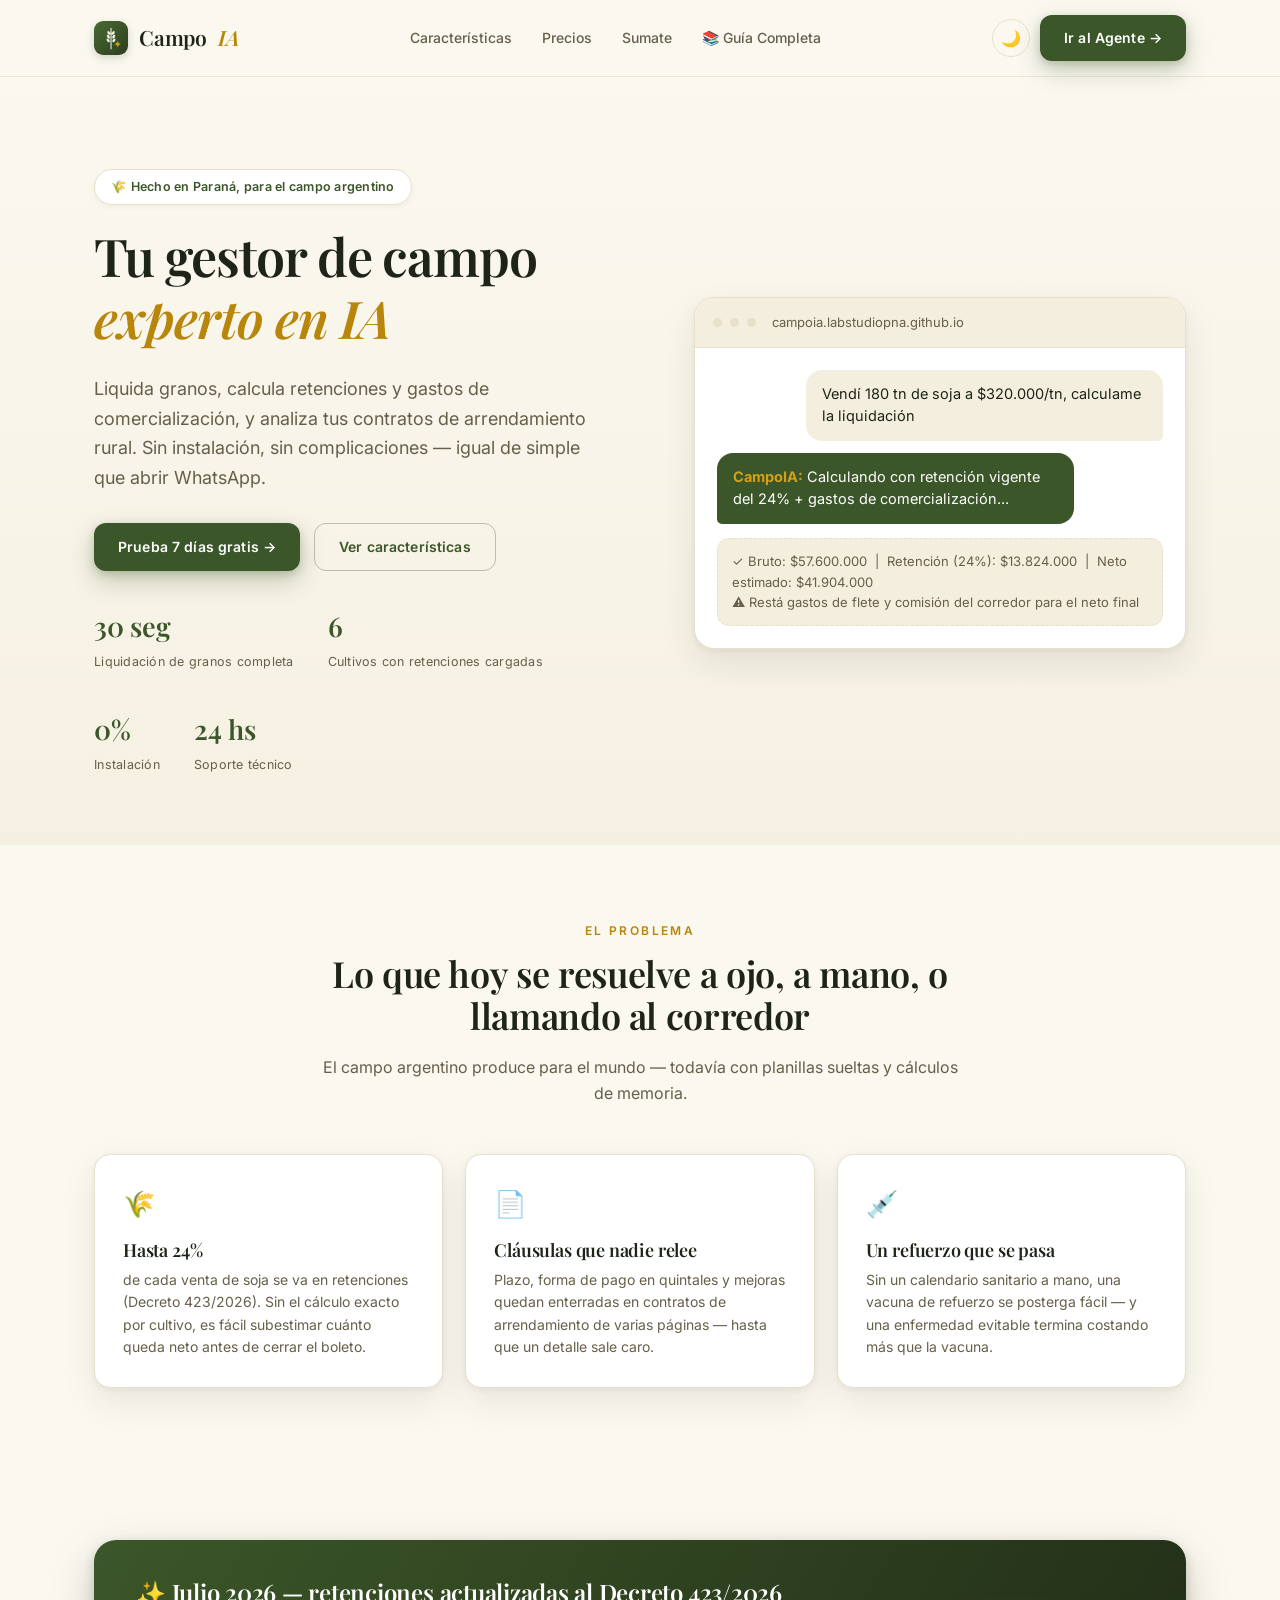
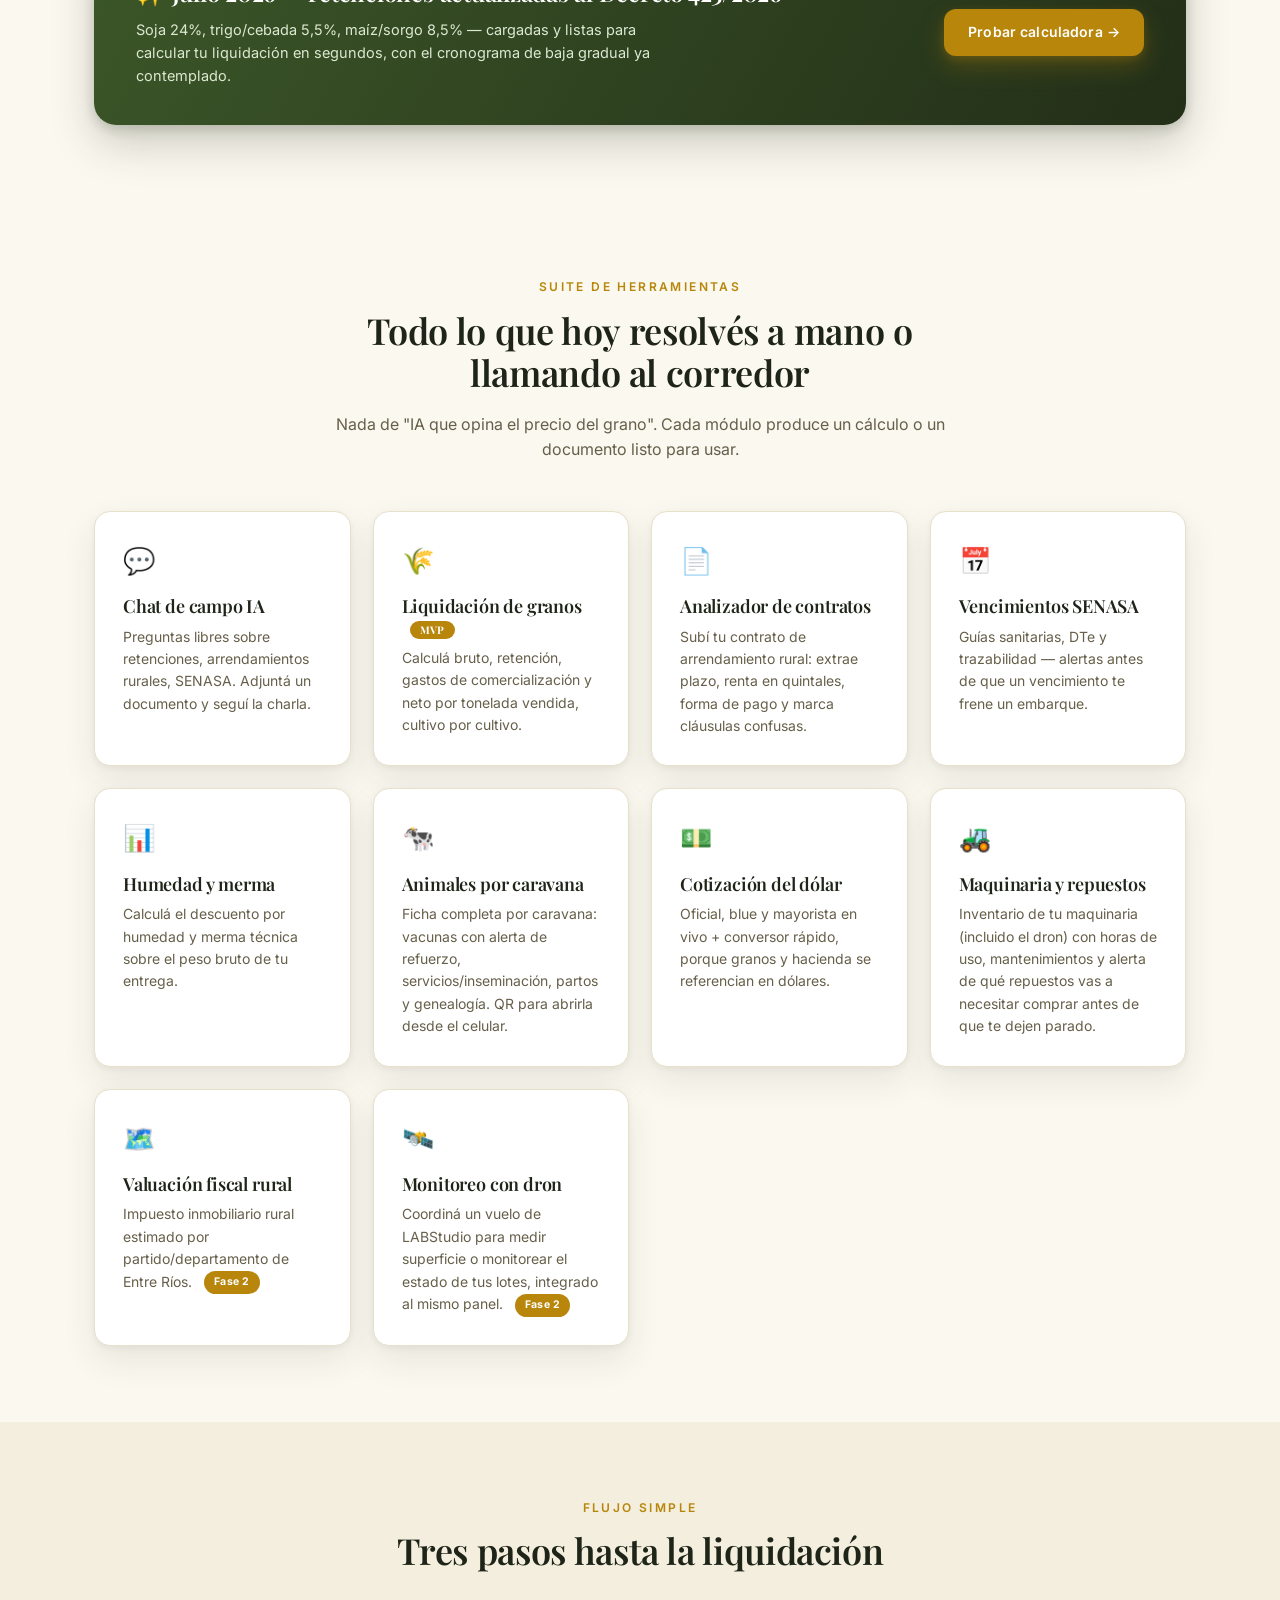
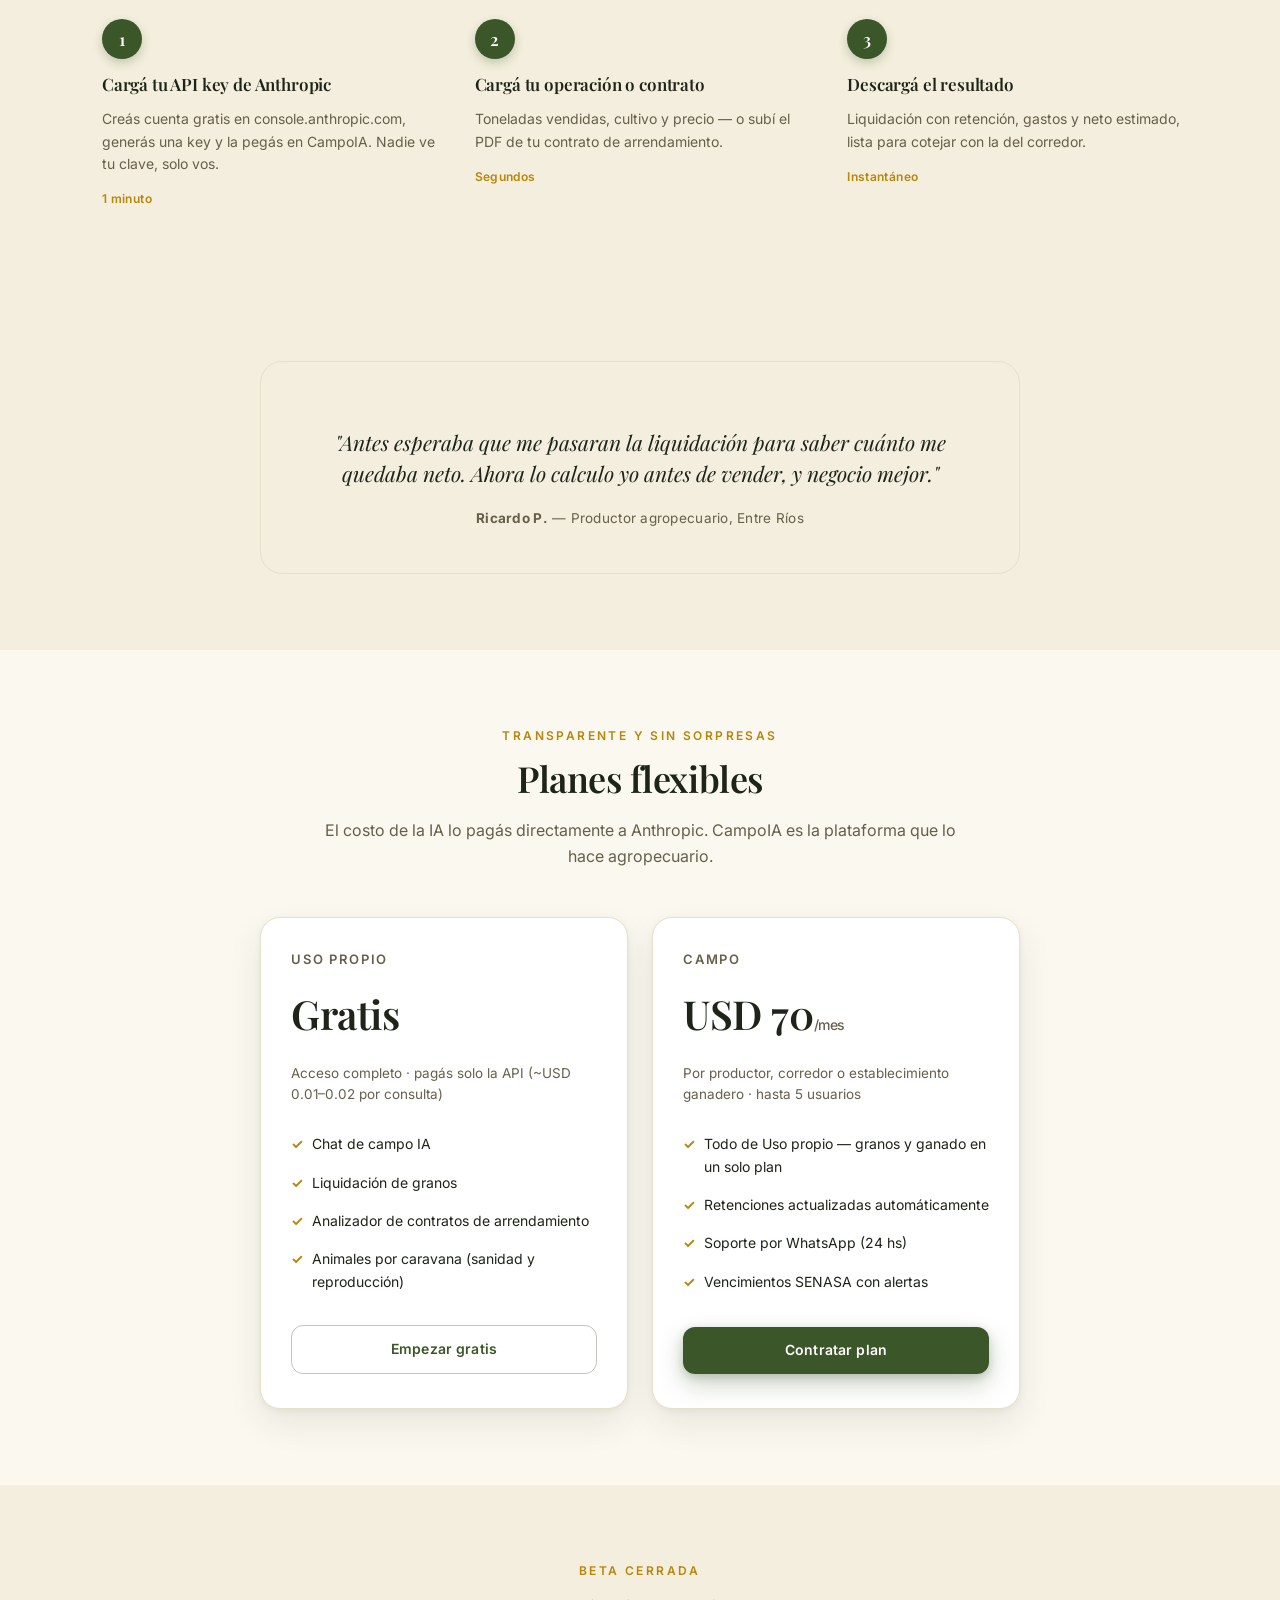
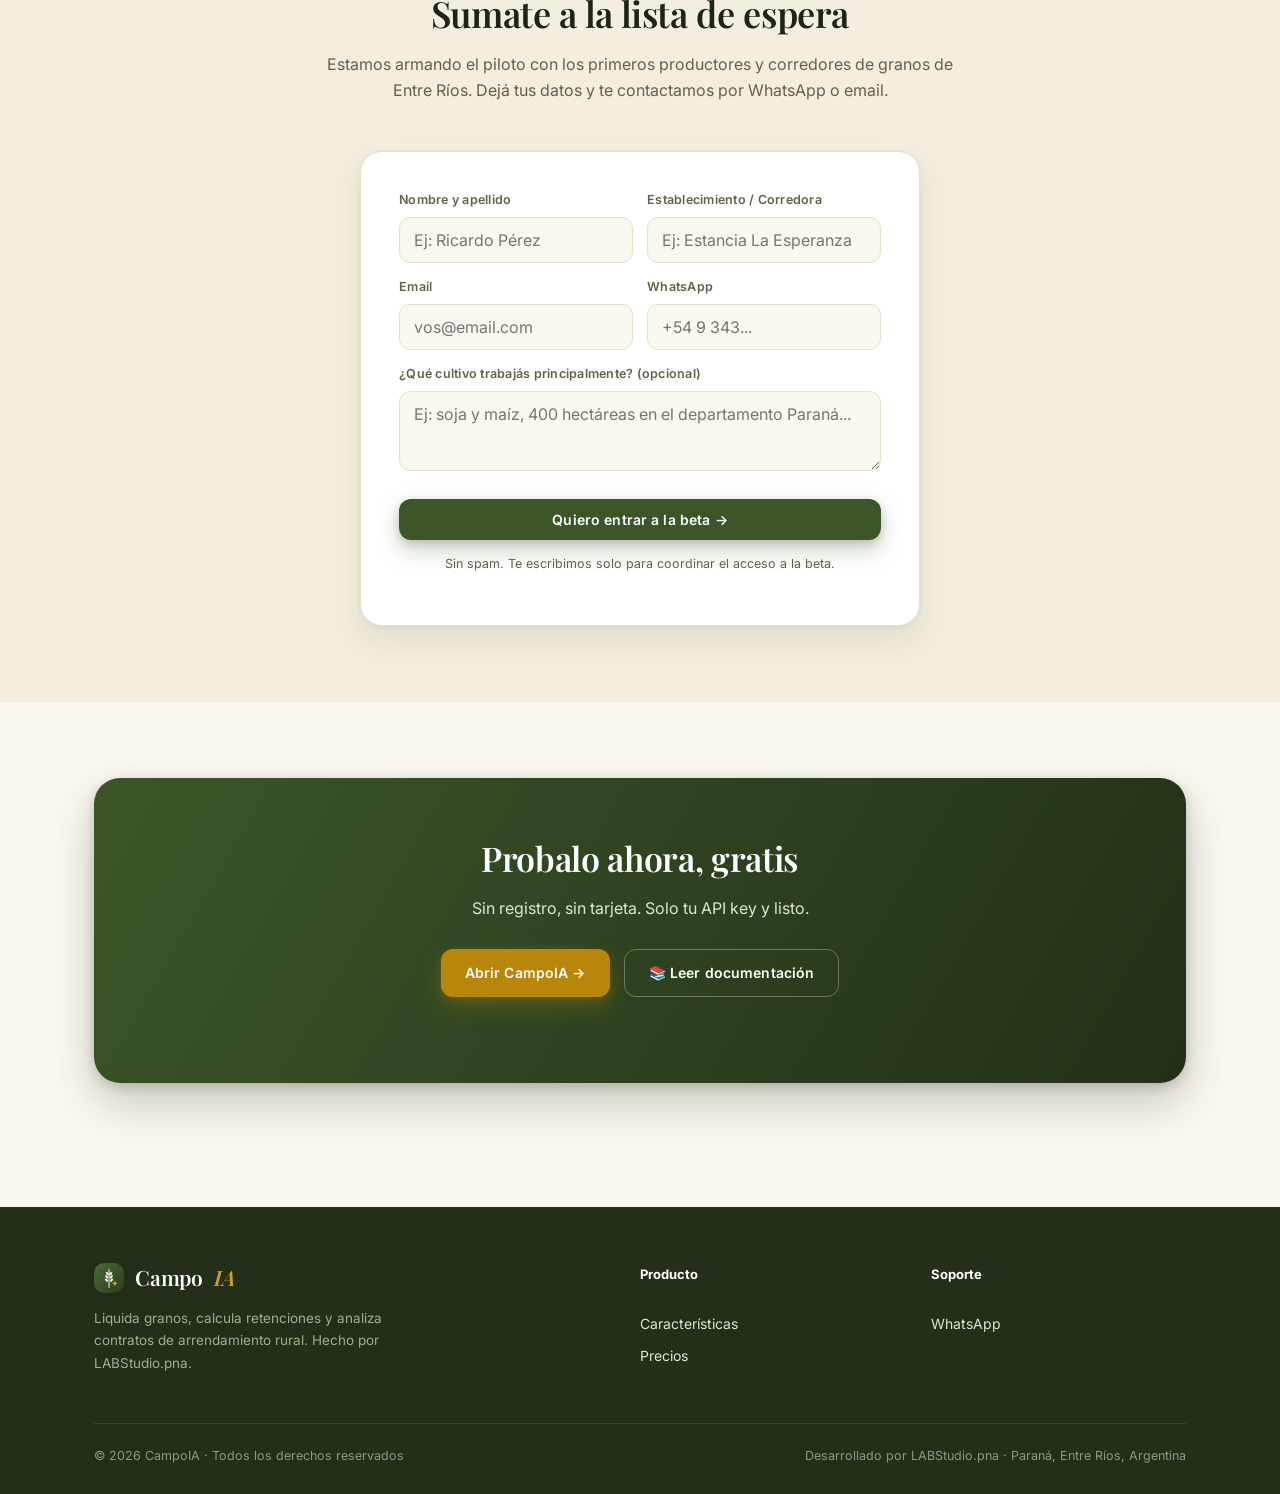
<file: index (4).html>
<!doctype html>
<html lang="es">
<head>
<meta charset="UTF-8">
<meta name="viewport" content="width=device-width, initial-scale=1.0">
<title>CampoIA — Tu gestor de campo experto en IA</title>
<meta name="description" content="Liquida granos, calcula retenciones y analiza contratos de arrendamiento rural con IA. Hecho para productores y corredores de Entre Ríos. Sin instalación, sin complicaciones.">

<link rel="icon" type="image/png" sizes="32x32" href="favicon-32.png">
<link rel="icon" type="image/png" sizes="16x16" href="favicon-16.png">
<link rel="icon" type="image/png" sizes="192x192" href="favicon-192.png">
<link rel="icon" type="image/png" sizes="512x512" href="favicon-512.png">
<link rel="apple-touch-icon" sizes="180x180" href="apple-touch-icon.png">
<link rel="shortcut icon" href="favicon.ico">
<link rel="manifest" href="site.webmanifest">
<meta name="theme-color" content="#3B5628">
<meta name="apple-mobile-web-app-capable" content="yes">
<meta name="apple-mobile-web-app-title" content="CampoIA">

<meta property="og:type" content="website">
<meta property="og:title" content="CampoIA — Tu gestor de campo experto en IA">
<meta property="og:description" content="Liquida granos, calcula retenciones y analiza contratos de arrendamiento rural con IA. Sin instalación, sin complicaciones.">
<meta property="og:image" content="og-image.png">
<meta property="og:url" content="https://labstudiopna.github.io/CampoIA/">
<meta name="twitter:card" content="summary_large_image">
<meta name="twitter:title" content="CampoIA — Tu gestor de campo experto en IA">
<meta name="twitter:description" content="Liquida granos, calcula retenciones y analiza contratos de arrendamiento rural.">
<meta name="twitter:image" content="og-image.png">

<link rel="preconnect" href="https://fonts.googleapis.com">
<link href="https://fonts.googleapis.com/css2?family=Inter:wght@400;500;600;700&family=Poppins:wght@600;700&display=swap" rel="stylesheet">
<link rel="stylesheet" href="style.css">
</head>
<body>

<header class="site">
  <nav class="nav">
    <a href="#" class="brand"><img src="favicon-192.png" alt="CampoIA" style="width:34px;height:34px;border-radius:9px;"> Campo<span class="ia">IA</span></a>
    <div class="navlinks">
      <a href="#features">Características</a>
      <a href="#pricing">Precios</a>
      <a href="#waitlist">Sumate</a>
      <a href="guia-completa.html">📚 Guía Completa</a>
    </div>
    <div class="nav-actions">
      <button class="theme-toggle" id="themeToggle" title="Modo claro/oscuro">🌙</button>
      <a href="agente-campo.html" class="btn btn-primary">Ir al Agente →</a>
      <button class="hamburger" id="hamburgerBtn" aria-label="Abrir menú">☰</button>
    </div>
  </nav>
</header>

<section class="hero">
  <div class="container hero-grid">
    <div>
      <span class="pill">🌾 Hecho en Paraná, para el campo argentino</span>
      <h1>Tu gestor de campo <span>experto en IA</span></h1>
      <p class="lead">Liquida granos, calcula retenciones y gastos de comercialización, y analiza tus contratos de arrendamiento rural. Sin instalación, sin complicaciones — igual de simple que abrir WhatsApp.</p>
      <div class="hero-cta">
        <a href="agente-campo.html" class="btn btn-primary">Prueba 7 días gratis →</a>
        <a href="#features" class="btn btn-ghost">Ver características</a>
      </div>
      <div class="hero-stats">
        <div class="stat"><b>30 seg</b><span>Liquidación de granos completa</span></div>
        <div class="stat"><b>6</b><span>Cultivos con retenciones cargadas</span></div>
        <div class="stat"><b>0%</b><span>Instalación</span></div>
        <div class="stat"><b>24 hs</b><span>Soporte técnico</span></div>
      </div>
    </div>
    <div class="mock">
      <div class="mock-head"><span class="dot"></span><span class="dot"></span><span class="dot"></span>&nbsp; campoia.labstudiopna.github.io</div>
      <div class="mock-body">
        <div class="msg user">Vendí 180 tn de soja a $320.000/tn, calculame la liquidación</div>
        <div class="msg bot"><b>CampoIA:</b> Calculando con retención vigente del 24% + gastos de comercialización...</div>
        <div class="mock-result">✓ Bruto: $57.600.000 &nbsp;|&nbsp; Retención (24%): $13.824.000 &nbsp;|&nbsp; Neto estimado: $41.904.000<br>⚠️ Restá gastos de flete y comisión del corredor para el neto final</div>
      </div>
    </div>
  </div>
</section>

<section>
  <div class="container">
    <div class="section-head">
      <span class="eyebrow">El problema</span>
      <h2>Lo que hoy se resuelve a ojo, a mano, o llamando al corredor</h2>
      <p class="muted">El campo argentino produce para el mundo — todavía con planillas sueltas y cálculos de memoria.</p>
    </div>
    <div class="grid cols-3">
      <div class="card">
        <span class="icon">🌾</span>
        <h3>Hasta 24%</h3>
        <p>de cada venta de soja se va en retenciones (Decreto 423/2026). Sin el cálculo exacto por cultivo, es fácil subestimar cuánto queda neto antes de cerrar el boleto.</p>
      </div>
      <div class="card">
        <span class="icon">📄</span>
        <h3>Cláusulas que nadie relee</h3>
        <p>Plazo, forma de pago en quintales y mejoras quedan enterradas en contratos de arrendamiento de varias páginas — hasta que un detalle sale caro.</p>
      </div>
      <div class="card">
        <span class="icon">💉</span>
        <h3>Un refuerzo que se pasa</h3>
        <p>Sin un calendario sanitario a mano, una vacuna de refuerzo se posterga fácil — y una enfermedad evitable termina costando más que la vacuna.</p>
      </div>
    </div>
  </div>
</section>

<section id="features">
  <div class="container">
    <div class="banner">
      <div>
        <h3>✨ Julio 2026 — retenciones actualizadas al Decreto 423/2026</h3>
        <p>Soja 24%, trigo/cebada 5,5%, maíz/sorgo 8,5% — cargadas y listas para calcular tu liquidación en segundos, con el cronograma de baja gradual ya contemplado.</p>
      </div>
      <a href="agente-campo.html" class="btn btn-accent">Probar calculadora →</a>
    </div>
  </div>
</section>

<section>
  <div class="container">
    <div class="section-head">
      <span class="eyebrow">Suite de herramientas</span>
      <h2>Todo lo que hoy resolvés a mano o llamando al corredor</h2>
      <p class="muted">Nada de "IA que opina el precio del grano". Cada módulo produce un cálculo o un documento listo para usar.</p>
    </div>
    <div class="grid cols-4">
      <div class="card"><span class="icon">💬</span><h3>Chat de campo IA</h3><p>Preguntas libres sobre retenciones, arrendamientos rurales, SENASA. Adjuntá un documento y seguí la charla.</p></div>
      <div class="card"><span class="icon">🌾</span><h3>Liquidación de granos <span class="badge">MVP</span></h3><p>Calculá bruto, retención, gastos de comercialización y neto por tonelada vendida, cultivo por cultivo.</p></div>
      <div class="card"><span class="icon">📄</span><h3>Analizador de contratos</h3><p>Subí tu contrato de arrendamiento rural: extrae plazo, renta en quintales, forma de pago y marca cláusulas confusas.</p></div>
      <div class="card"><span class="icon">📅</span><h3>Vencimientos SENASA</h3><p>Guías sanitarias, DTe y trazabilidad — alertas antes de que un vencimiento te frene un embarque.</p></div>
      <div class="card"><span class="icon">📊</span><h3>Humedad y merma</h3><p>Calculá el descuento por humedad y merma técnica sobre el peso bruto de tu entrega.</p></div>
      <div class="card"><span class="icon">🐄</span><h3>Animales por caravana</h3><p>Ficha completa por caravana: vacunas con alerta de refuerzo, servicios/inseminación, partos y genealogía. QR para abrirla desde el celular.</p></div>
      <div class="card"><span class="icon">💵</span><h3>Cotización del dólar</h3><p>Oficial, blue y mayorista en vivo + conversor rápido, porque granos y hacienda se referencian en dólares.</p></div>
      <div class="card"><span class="icon">🚜</span><h3>Maquinaria y repuestos</h3><p>Inventario de tu maquinaria (incluido el dron) con horas de uso, mantenimientos y alerta de qué repuestos vas a necesitar comprar antes de que te dejen parado.</p></div>
      <div class="card"><span class="icon">🗺️</span><h3>Valuación fiscal rural</h3><p>Impuesto inmobiliario rural estimado por partido/departamento de Entre Ríos. <span class="badge">Fase 2</span></p></div>
      <div class="card"><span class="icon">🛰️</span><h3>Monitoreo con dron</h3><p>Coordiná un vuelo de LABStudio para medir superficie o monitorear el estado de tus lotes, integrado al mismo panel. <span class="badge">Fase 2</span></p></div>
    </div>
  </div>
</section>

<section style="background:var(--bg-alt);">
  <div class="container">
    <div class="section-head">
      <span class="eyebrow">Flujo simple</span>
      <h2>Tres pasos hasta la liquidación</h2>
    </div>
    <div class="steps">
      <div class="step">
        <div class="num">1</div>
        <h4>Cargá tu API key de Anthropic</h4>
        <p>Creás cuenta gratis en console.anthropic.com, generás una key y la pegás en CampoIA. Nadie ve tu clave, solo vos.</p>
        <span class="time">1 minuto</span>
      </div>
      <div class="step">
        <div class="num">2</div>
        <h4>Cargá tu operación o contrato</h4>
        <p>Toneladas vendidas, cultivo y precio — o subí el PDF de tu contrato de arrendamiento.</p>
        <span class="time">Segundos</span>
      </div>
      <div class="step">
        <div class="num">3</div>
        <h4>Descargá el resultado</h4>
        <p>Liquidación con retención, gastos y neto estimado, lista para cotejar con la del corredor.</p>
        <span class="time">Instantáneo</span>
      </div>
    </div>
  </div>
</section>

<section style="background:var(--bg-alt);">
  <div class="container">
    <div class="quote">
      <p>"Antes esperaba que me pasaran la liquidación para saber cuánto me quedaba neto. Ahora lo calculo yo antes de vender, y negocio mejor."</p>
      <div class="who"><b>Ricardo P.</b> — Productor agropecuario, Entre Ríos</div>
    </div>
  </div>
</section>

<section id="pricing">
  <div class="container">
    <div class="section-head">
      <span class="eyebrow">Transparente y sin sorpresas</span>
      <h2>Planes flexibles</h2>
      <p class="muted">El costo de la IA lo pagás directamente a Anthropic. CampoIA es la plataforma que lo hace agropecuario.</p>
    </div>
    <div class="pricing-grid">
      <div class="plan">
        <h3>Uso propio</h3>
        <div class="price">Gratis</div>
        <p class="desc">Acceso completo · pagás solo la API (~USD 0.01–0.02 por consulta)</p>
        <ul>
          <li>Chat de campo IA</li>
          <li>Liquidación de granos</li>
          <li>Analizador de contratos de arrendamiento</li>
          <li>Animales por caravana (sanidad y reproducción)</li>
        </ul>
        <a href="agente-campo.html" class="btn btn-ghost">Empezar gratis</a>
      </div>
      <div class="plan popular">
        <h3>Campo</h3>
        <div class="price">USD 70<small>/mes</small></div>
        <p class="desc">Por productor, corredor o establecimiento ganadero · hasta 5 usuarios</p>
        <ul>
          <li>Todo de Uso propio — granos y ganado en un solo plan</li>
          <li>Retenciones actualizadas automáticamente</li>
          <li>Soporte por WhatsApp (24 hs)</li>
          <li>Vencimientos SENASA con alertas</li>
        </ul>
        <a href="agente-campo.html" class="btn btn-primary">Contratar plan</a>
      </div>
    </div>
  </div>
</section>

<section id="waitlist" style="background:var(--bg-alt);">
  <div class="container">
    <div class="section-head">
      <span class="eyebrow">Beta cerrada</span>
      <h2>Sumate a la lista de espera</h2>
      <p class="muted">Estamos armando el piloto con los primeros productores y corredores de granos de Entre Ríos. Dejá tus datos y te contactamos por WhatsApp o email.</p>
    </div>
    <form class="waitlist" id="waitlistForm" action="https://formspree.io/f/YOUR_FORM_ID" method="POST">
      <div class="row">
        <div>
          <label for="wf-name">Nombre y apellido</label>
          <input id="wf-name" type="text" name="nombre" required placeholder="Ej: Ricardo Pérez">
        </div>
        <div>
          <label for="wf-inmo">Establecimiento / Corredora</label>
          <input id="wf-inmo" type="text" name="establecimiento" required placeholder="Ej: Estancia La Esperanza">
        </div>
      </div>
      <div class="row">
        <div>
          <label for="wf-email">Email</label>
          <input id="wf-email" type="email" name="email" required placeholder="vos@email.com">
        </div>
        <div>
          <label for="wf-phone">WhatsApp</label>
          <input id="wf-phone" type="tel" name="whatsapp" required placeholder="+54 9 343...">
        </div>
      </div>
      <div class="row">
        <div class="full">
          <label for="wf-msg">¿Qué cultivo trabajás principalmente? (opcional)</label>
          <textarea id="wf-msg" name="mensaje" placeholder="Ej: soja y maíz, 400 hectáreas en el departamento Paraná..."></textarea>
        </div>
      </div>
      <input type="hidden" name="_subject" value="Nuevo interesado — Lista de espera CampoIA">
      <button type="submit" class="btn btn-primary">Quiero entrar a la beta →</button>
      <p class="form-note">Sin spam. Te escribimos solo para coordinar el acceso a la beta.</p>
      <div class="form-success" id="wfSuccess">✓ ¡Listo! Recibimos tus datos, te contactamos pronto por WhatsApp.</div>
    </form>
  </div>
</section>

<section>
  <div class="container">
    <div class="cta-final">
      <h2>Probalo ahora, gratis</h2>
      <p>Sin registro, sin tarjeta. Solo tu API key y listo.</p>
      <div class="hero-cta">
        <a href="agente-campo.html" class="btn btn-accent">Abrir CampoIA →</a>
        <a href="guia-completa.html" class="btn btn-ghost" style="border-color:rgba(255,255,255,.3);">📚 Leer documentación</a>
      </div>
    </div>
  </div>
</section>

<footer class="site">
  <div class="container">
    <div class="foot-grid">
      <div class="foot-brand">
        <a href="#" class="brand"><img src="favicon-192.png" alt="CampoIA" style="width:30px;height:30px;"> Campo<span class="ia" style="color:var(--accent-light);">IA</span></a>
        <p style="margin-top:12px;max-width:320px;">Liquida granos, calcula retenciones y analiza contratos de arrendamiento rural. Hecho por LABStudio.pna.</p>
      </div>
      <div class="foot-links">
        <b style="color:#fff;font-size:13px;">Producto</b><br><br>
        <a href="#features">Características</a>
          <a href="#pricing">Precios</a>
      </div>
      <div class="foot-links">
        <b style="color:#fff;font-size:13px;">Soporte</b><br><br>
        <a href="https://wa.me/5493435344597?text=Hola,%20quiero%20info%20sobre%20CampoIA">WhatsApp</a>
      </div>
    </div>
    <div class="foot-bottom">
      <span>© 2026 CampoIA · Todos los derechos reservados</span>
      <span>Desarrollado por LABStudio.pna · Paraná, Entre Ríos, Argentina</span>
    </div>
  </div>
</footer>

<script>
  const toggle = document.getElementById('themeToggle');
  const root = document.documentElement;
  function applyTheme(t){ root.setAttribute('data-theme', t); toggle.textContent = t === 'dark' ? '☀️' : '🌙'; }
  applyTheme('light');
  toggle.addEventListener('click', () => {
    const current = root.getAttribute('data-theme');
    applyTheme(current === 'dark' ? 'light' : 'dark');
  });

  const hamburgerBtn = document.getElementById('hamburgerBtn');
  const navlinksEl = document.querySelector('.navlinks');
  if (hamburgerBtn && navlinksEl) {
    hamburgerBtn.addEventListener('click', () => {
      const isOpen = navlinksEl.classList.toggle('open');
      hamburgerBtn.textContent = isOpen ? '✕' : '☰';
    });
    navlinksEl.querySelectorAll('a').forEach(a => a.addEventListener('click', () => {
      navlinksEl.classList.remove('open');
      hamburgerBtn.textContent = '☰';
    }));
  }

  const wfForm = document.getElementById('waitlistForm');
  const wfSuccess = document.getElementById('wfSuccess');
  if (wfForm) {
    wfForm.addEventListener('submit', async (e) => {
      e.preventDefault();
      const btn = wfForm.querySelector('button[type="submit"]');
      const originalText = btn.textContent;
      btn.textContent = 'Enviando...';
      btn.disabled = true;
      try {
        const res = await fetch(wfForm.action, {
          method: 'POST',
          body: new FormData(wfForm),
          headers: { 'Accept': 'application/json' }
        });
        if (res.ok) {
          wfForm.reset();
          wfSuccess.style.display = 'block';
        } else {
          alert('No se pudo enviar. Probá de nuevo o escribinos por WhatsApp.');
        }
      } catch (err) {
        alert('No se pudo enviar. Probá de nuevo o escribinos por WhatsApp.');
      } finally {
        btn.textContent = originalText;
        btn.disabled = false;
      }
    });
  }
</script>
</body>
</html>
</file>
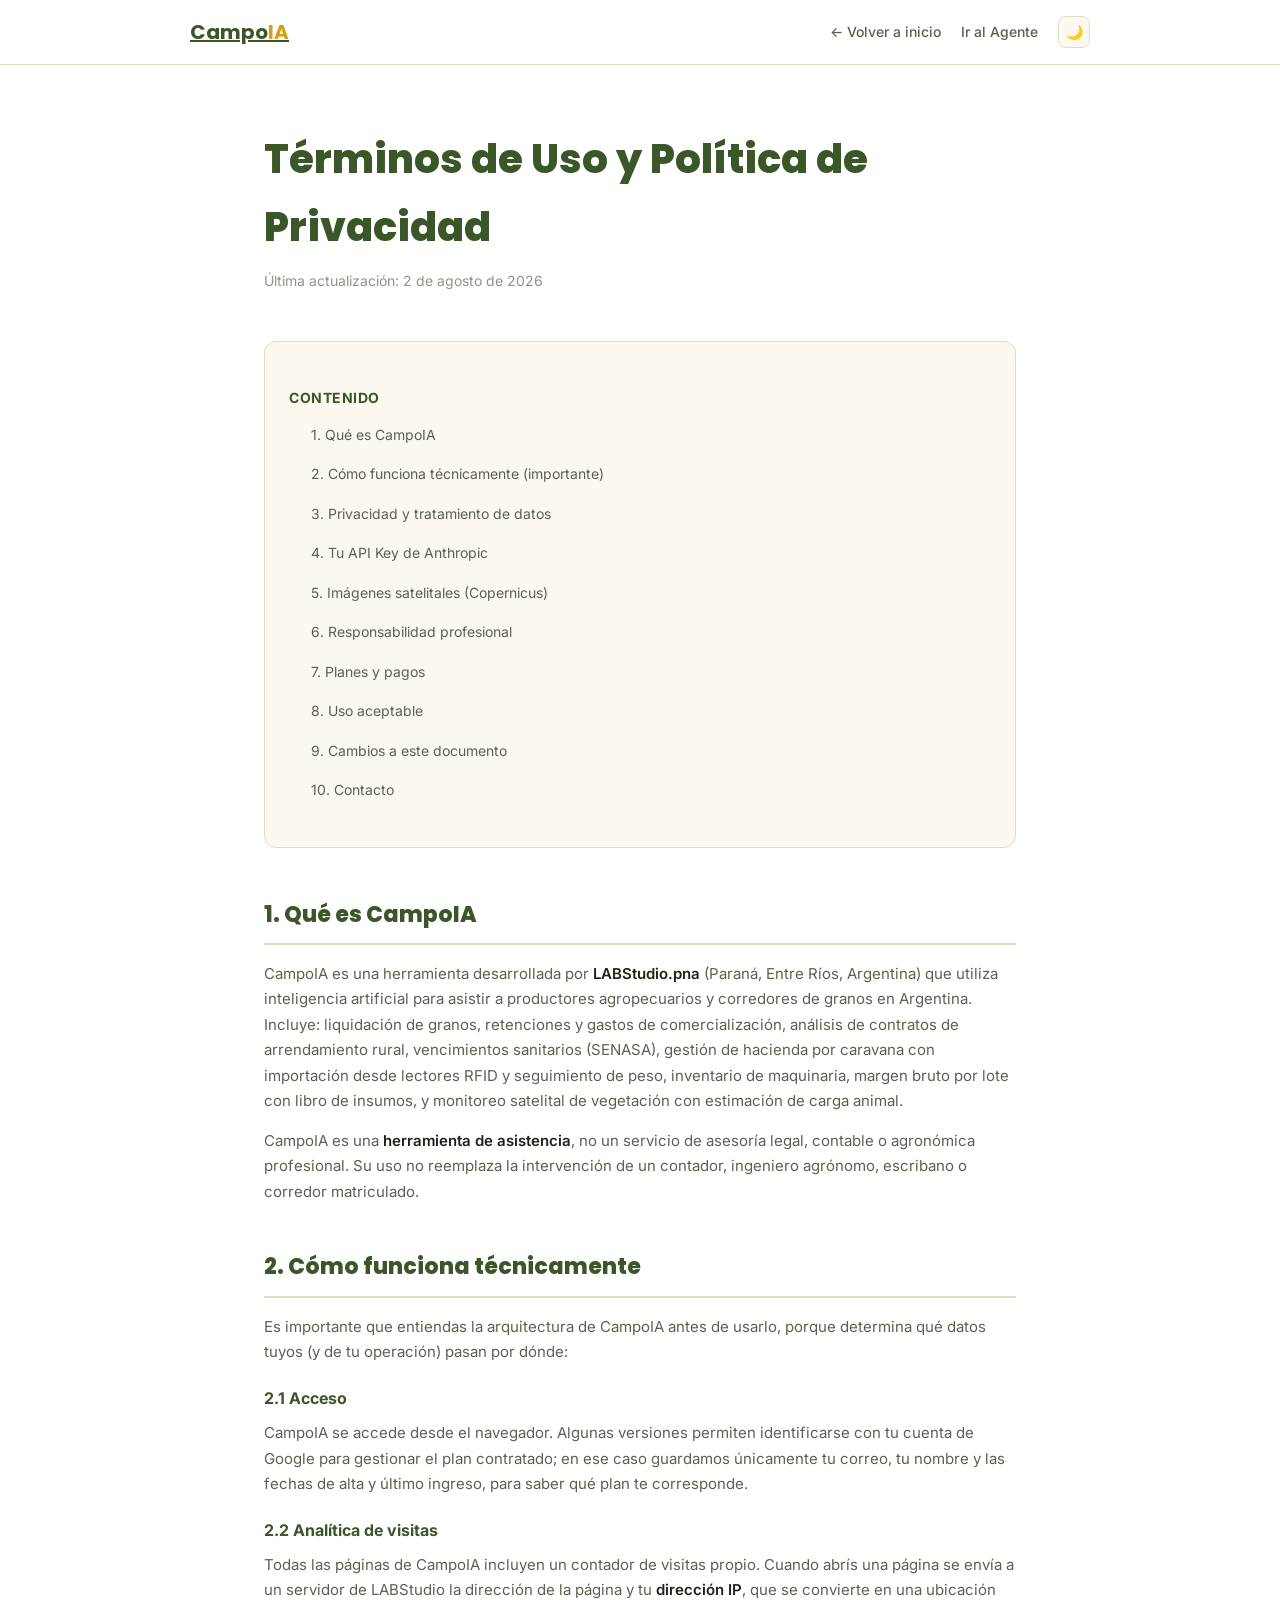
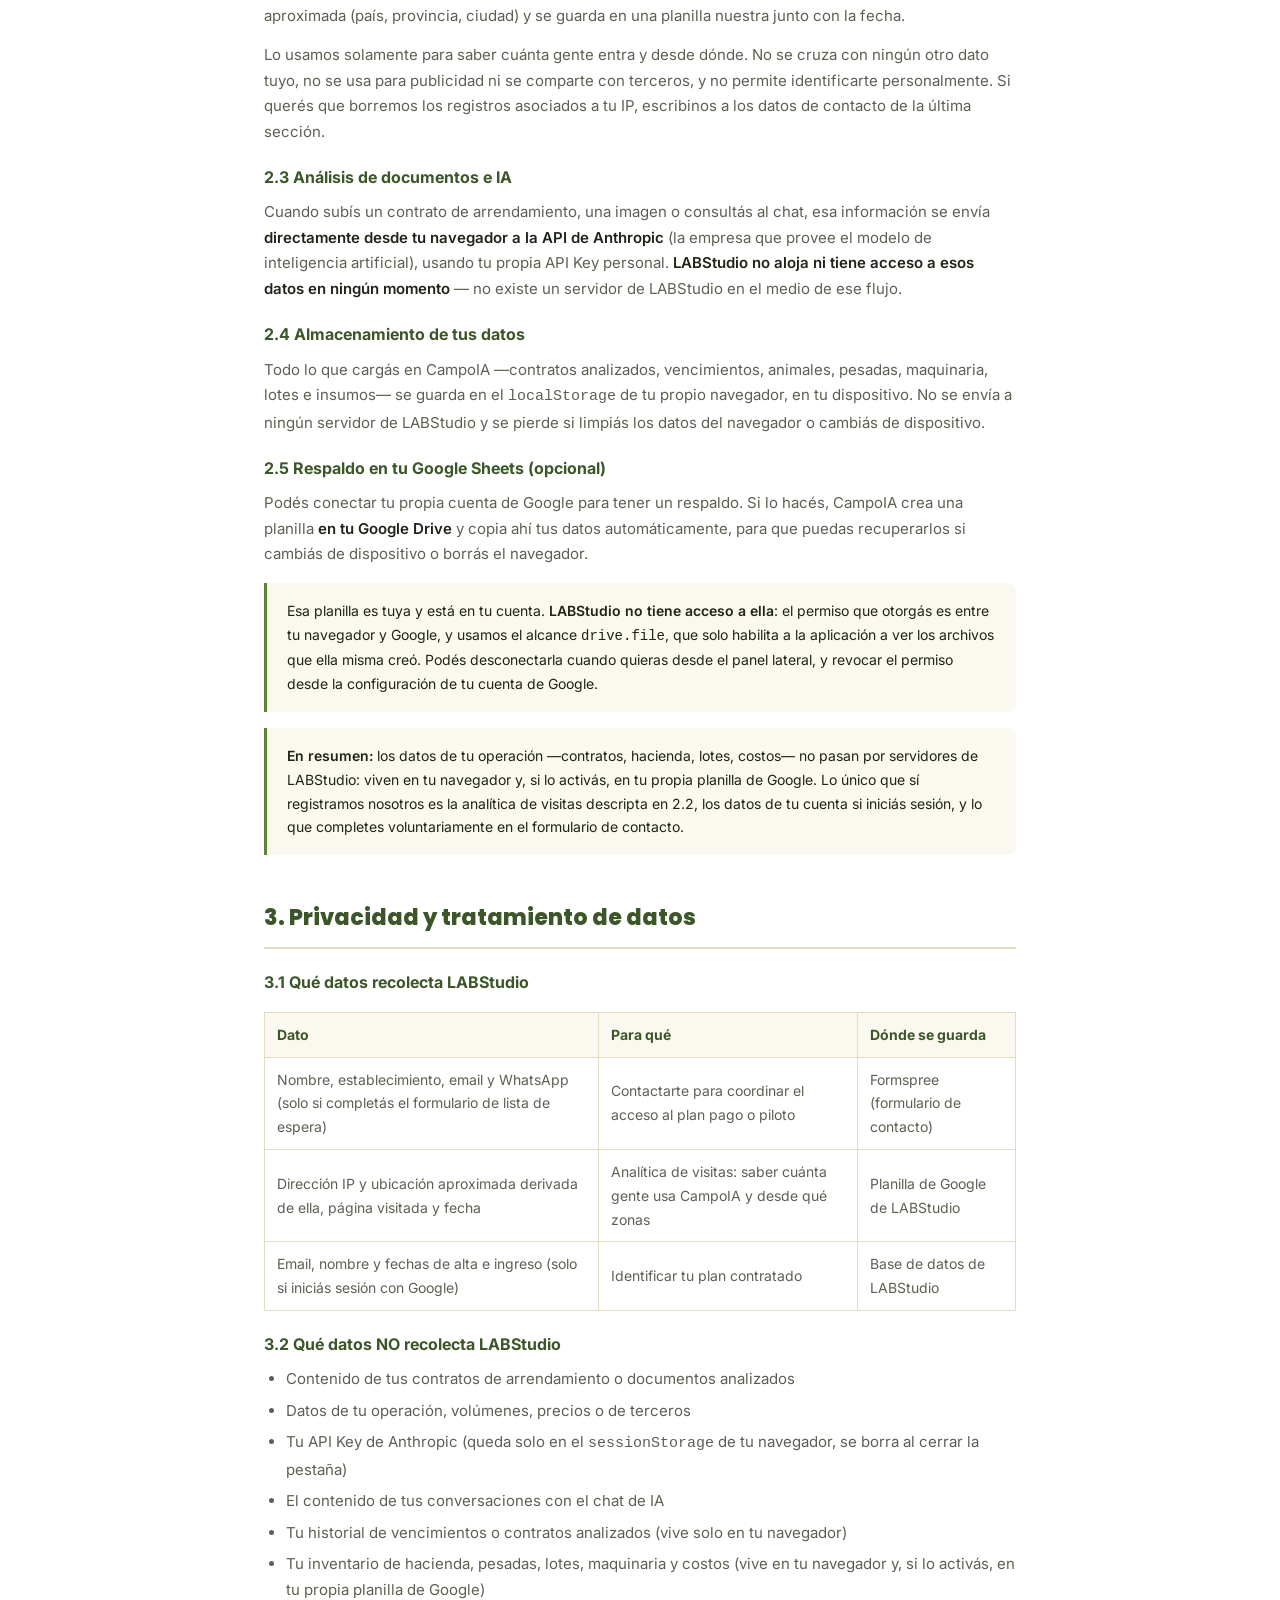
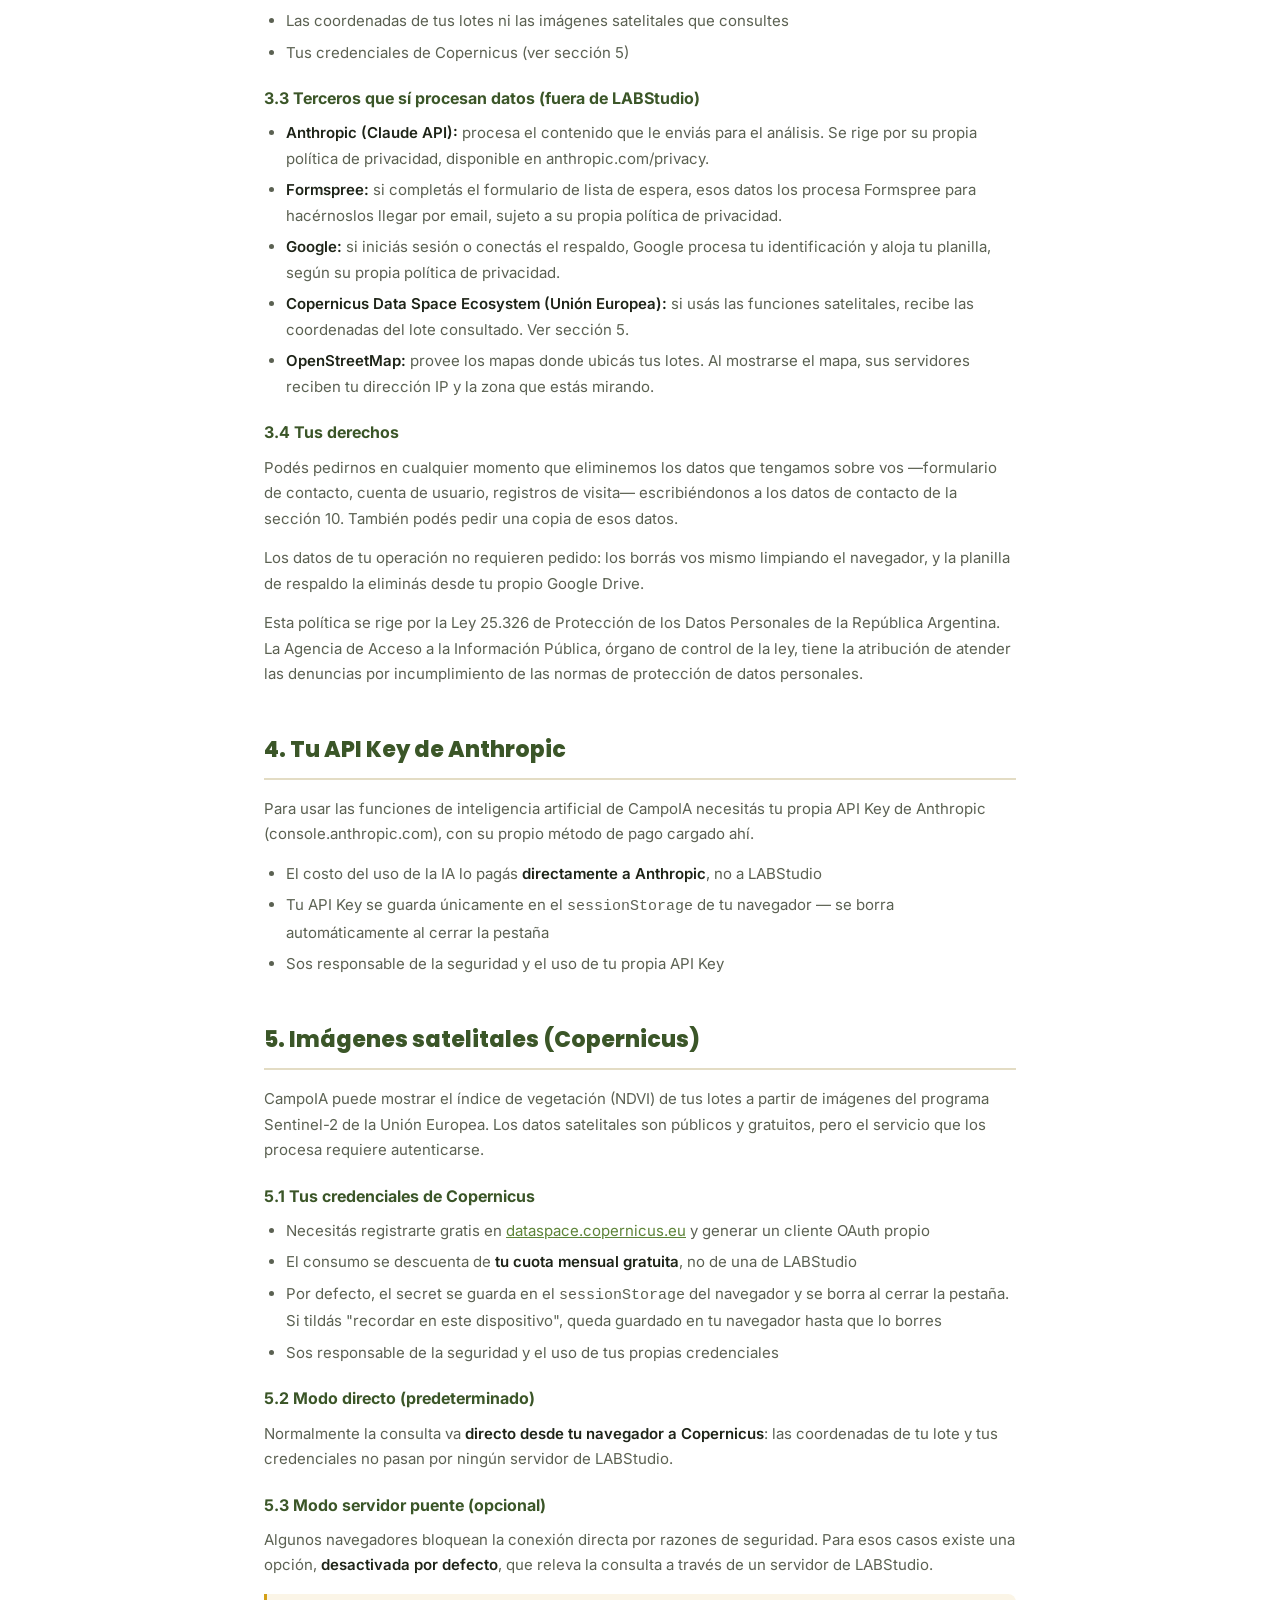
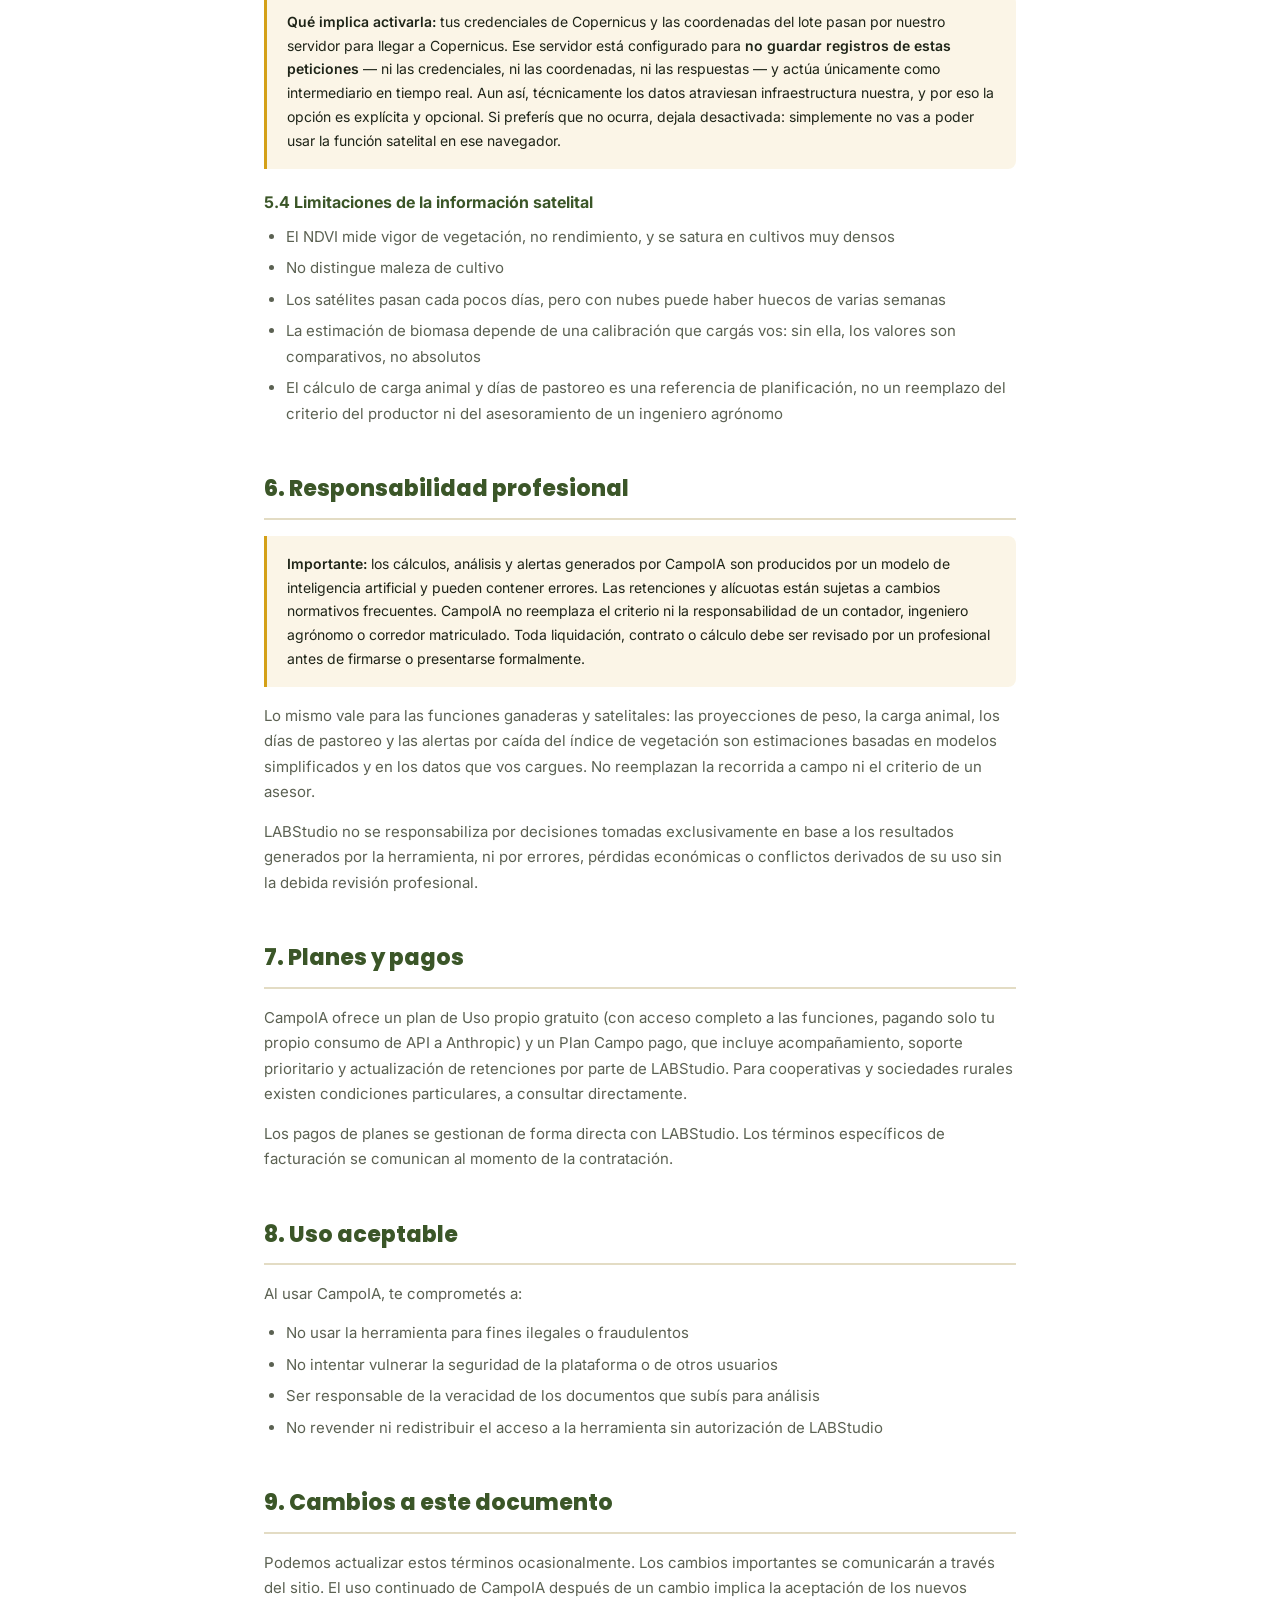
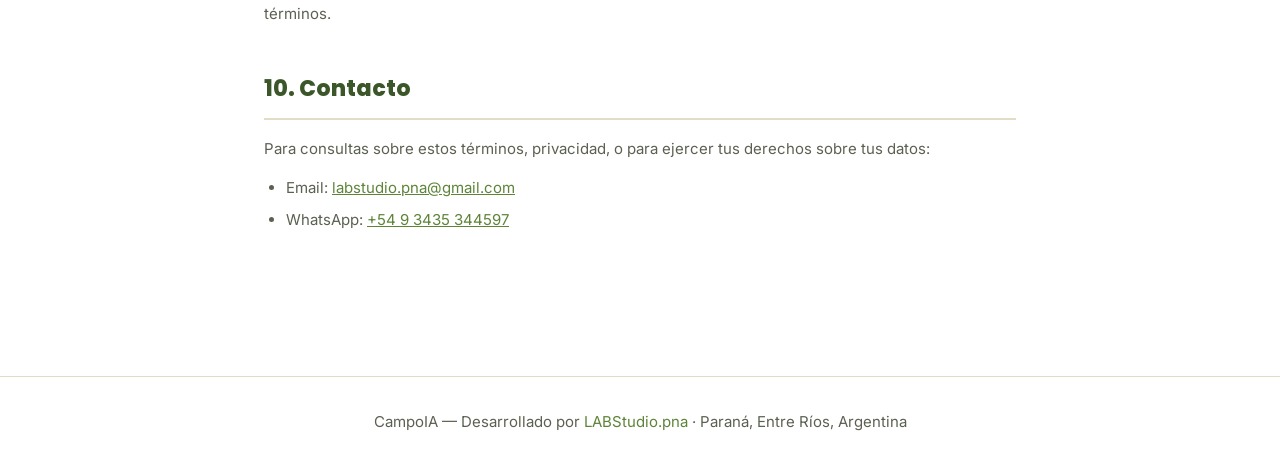
<file: terminos.html>
<!DOCTYPE html>
<html lang="es">
<head>
<meta charset="UTF-8">
<meta name="viewport" content="width=device-width, initial-scale=1.0">
<title>Términos y Privacidad — CampoIA</title>
<meta name="description" content="Términos de uso y política de privacidad de CampoIA, asistente de campo con inteligencia artificial.">
<link rel="icon" type="image/png" sizes="32x32" href="favicon-32.png">
<link rel="icon" type="image/png" sizes="192x192" href="favicon-192.png">
<link rel="shortcut icon" href="favicon.ico">
<link href="https://fonts.googleapis.com/css2?family=Poppins:wght@600;700;800&family=Inter:wght@300;400;500;600;700&family=IBM+Plex+Mono:wght@400;500;600&display=swap" rel="stylesheet">
<style>
*,*::before,*::after{box-sizing:border-box;margin:0;padding:0}
:root{
  --brand:#3B5628;--brand-light:#5D8438;--accent:#D4A017;
  --border:#E3DCC4;--text:#1E2418;--mid:#5B6152;--dim:#8F9584;
  --heading:#3B5628;
  --bg-page:#fff;--surface:#fff;--surface-2:#FBF8F0;
  --sans:'Inter',system-ui,sans-serif;
  --mono:'IBM Plex Mono',monospace;
}
[data-theme="dark"]{
  --border:rgba(255,255,255,.12);--text:#F1EBD8;--mid:#B3AF94;--dim:#6B7280;
  --heading:#F1EBD8;
  --bg-page:#161D0E;--surface:#26331A;--surface-2:#1E2B14;
}
body{font-family:var(--sans);color:var(--text);background:var(--bg-page);line-height:1.7;transition:background .2s,color .2s}

header{position:sticky;top:0;z-index:100;background:var(--bg-page);border-bottom:1px solid var(--border);padding:0 24px}
.nav{max-width:900px;margin:0 auto;height:64px;display:flex;align-items:center;justify-content:space-between}
.logo{font-family:'Poppins',sans-serif;font-weight:700;font-size:20px;color:var(--heading)}
.logo em{font-style:normal;color:var(--accent)}
.nav-links{display:flex;gap:20px;align-items:center}
.nav-links a{color:var(--mid);text-decoration:none;font-size:14px;font-weight:500}
.nav-links a:hover{color:var(--heading)}
#theme-toggle{background:var(--surface-2);border:1px solid var(--border);border-radius:8px;width:32px;height:32px;display:flex;align-items:center;justify-content:center;cursor:pointer;font-size:14px}

.container{max-width:800px;margin:0 auto;padding:60px 24px 100px}
h1{font-family:'Poppins',sans-serif;font-size:clamp(28px,4vw,40px);font-weight:800;color:var(--heading);margin-bottom:8px}
.subtitulo{color:var(--dim);font-size:14px;margin-bottom:48px}
.toc{background:var(--surface-2);border:1px solid var(--border);border-radius:12px;padding:24px;margin-bottom:48px}
.toc h3{font-size:14px;color:var(--heading);margin-bottom:12px;text-transform:uppercase;letter-spacing:.5px}
.toc ul{list-style:none;display:flex;flex-direction:column;gap:8px}
.toc a{color:var(--mid);text-decoration:none;font-size:14px}
.toc a:hover{color:var(--brand-light)}

section{margin-bottom:44px;scroll-margin-top:80px}
h2{font-family:'Poppins',sans-serif;font-size:22px;font-weight:800;color:var(--heading);margin-bottom:16px;padding-bottom:10px;border-bottom:2px solid var(--border)}
h3{font-size:16px;font-weight:700;color:var(--heading);margin:20px 0 8px}
p{color:var(--mid);margin-bottom:14px;font-size:15px}
ul,ol{color:var(--mid);margin:0 0 14px 22px;font-size:15px}
li{margin-bottom:6px}
strong{color:var(--text);font-weight:600}

.highlight{background:var(--surface-2);border-left:3px solid var(--brand-light);border-radius:0 8px 8px 0;padding:16px 20px;margin:16px 0}
.highlight p{margin:0;color:var(--text);font-size:14px}
.warning{background:rgba(212,160,23,.10);border-left:3px solid var(--accent);border-radius:0 8px 8px 0;padding:16px 20px;margin:16px 0}
.warning p{margin:0;color:var(--text);font-size:14px}

table{width:100%;border-collapse:collapse;margin:16px 0;font-size:14px}
th{background:var(--surface-2);color:var(--heading);text-align:left;padding:10px 12px;border:1px solid var(--border)}
td{padding:10px 12px;border:1px solid var(--border);color:var(--mid)}

footer{border-top:1px solid var(--border);padding:32px 24px;text-align:center;color:var(--dim);font-size:13px}
footer a{color:var(--brand-light);text-decoration:none}

@media(max-width:640px){
  .container{padding:40px 16px 60px}
  .nav-links a:not(.nav-cta){display:none}
}
</style>
  <script src="tracker.js" defer></script>
</head>
<body>

<header>
  <div class="nav">
    <a href="index.html" class="logo">Campo<em>IA</em></a>
    <div class="nav-links">
      <a href="index.html">← Volver a inicio</a>
      <a href="agente-campo.html">Ir al Agente</a>
      <button id="theme-toggle" onclick="toggleTheme()" title="Cambiar tema">🌙</button>
    </div>
  </div>
</header>

<div class="container">
  <h1>Términos de Uso y Política de Privacidad</h1>
  <p class="subtitulo">Última actualización: 2 de agosto de 2026</p>

  <div class="toc">
    <h3>Contenido</h3>
    <ul>
      <li><a href="#que-es">1. Qué es CampoIA</a></li>
      <li><a href="#como-funciona">2. Cómo funciona técnicamente (importante)</a></li>
      <li><a href="#privacidad">3. Privacidad y tratamiento de datos</a></li>
      <li><a href="#api-key">4. Tu API Key de Anthropic</a></li>
      <li><a href="#satelital">5. Imágenes satelitales (Copernicus)</a></li>
      <li><a href="#responsabilidad">6. Responsabilidad profesional</a></li>
      <li><a href="#planes">7. Planes y pagos</a></li>
      <li><a href="#uso-aceptable">8. Uso aceptable</a></li>
      <li><a href="#cambios">9. Cambios a este documento</a></li>
      <li><a href="#contacto">10. Contacto</a></li>
    </ul>
  </div>

  <section id="que-es">
    <h2>1. Qué es CampoIA</h2>
    <p>CampoIA es una herramienta desarrollada por <strong>LABStudio.pna</strong> (Paraná, Entre Ríos, Argentina) que utiliza inteligencia artificial para asistir a productores agropecuarios y corredores de granos en Argentina. Incluye: liquidación de granos, retenciones y gastos de comercialización, análisis de contratos de arrendamiento rural, vencimientos sanitarios (SENASA), gestión de hacienda por caravana con importación desde lectores RFID y seguimiento de peso, inventario de maquinaria, margen bruto por lote con libro de insumos, y monitoreo satelital de vegetación con estimación de carga animal.</p>
    <p>CampoIA es una <strong>herramienta de asistencia</strong>, no un servicio de asesoría legal, contable o agronómica profesional. Su uso no reemplaza la intervención de un contador, ingeniero agrónomo, escribano o corredor matriculado.</p>
  </section>

  <section id="como-funciona">
    <h2>2. Cómo funciona técnicamente</h2>
    <p>Es importante que entiendas la arquitectura de CampoIA antes de usarlo, porque determina qué datos tuyos (y de tu operación) pasan por dónde:</p>

    <h3>2.1 Acceso</h3>
    <p>CampoIA se accede desde el navegador. Algunas versiones permiten identificarse con tu cuenta de Google para gestionar el plan contratado; en ese caso guardamos únicamente tu correo, tu nombre y las fechas de alta y último ingreso, para saber qué plan te corresponde.</p>

    <h3>2.2 Analítica de visitas</h3>
    <p>Todas las páginas de CampoIA incluyen un contador de visitas propio. Cuando abrís una página se envía a un servidor de LABStudio la dirección de la página y tu <strong>dirección IP</strong>, que se convierte en una ubicación aproximada (país, provincia, ciudad) y se guarda en una planilla nuestra junto con la fecha.</p>
    <p>Lo usamos solamente para saber cuánta gente entra y desde dónde. No se cruza con ningún otro dato tuyo, no se usa para publicidad ni se comparte con terceros, y no permite identificarte personalmente. Si querés que borremos los registros asociados a tu IP, escribinos a los datos de contacto de la última sección.</p>

    <h3>2.3 Análisis de documentos e IA</h3>
    <p>Cuando subís un contrato de arrendamiento, una imagen o consultás al chat, esa información se envía <strong>directamente desde tu navegador a la API de Anthropic</strong> (la empresa que provee el modelo de inteligencia artificial), usando tu propia API Key personal. <strong>LABStudio no aloja ni tiene acceso a esos datos en ningún momento</strong> — no existe un servidor de LABStudio en el medio de ese flujo.</p>

    <h3>2.4 Almacenamiento de tus datos</h3>
    <p>Todo lo que cargás en CampoIA —contratos analizados, vencimientos, animales, pesadas, maquinaria, lotes e insumos— se guarda en el <code>localStorage</code> de tu propio navegador, en tu dispositivo. No se envía a ningún servidor de LABStudio y se pierde si limpiás los datos del navegador o cambiás de dispositivo.</p>

    <h3>2.5 Respaldo en tu Google Sheets (opcional)</h3>
    <p>Podés conectar tu propia cuenta de Google para tener un respaldo. Si lo hacés, CampoIA crea una planilla <strong>en tu Google Drive</strong> y copia ahí tus datos automáticamente, para que puedas recuperarlos si cambiás de dispositivo o borrás el navegador.</p>
    <div class="highlight">
      <p>Esa planilla es tuya y está en tu cuenta. <strong>LABStudio no tiene acceso a ella</strong>: el permiso que otorgás es entre tu navegador y Google, y usamos el alcance <code>drive.file</code>, que solo habilita a la aplicación a ver los archivos que ella misma creó. Podés desconectarla cuando quieras desde el panel lateral, y revocar el permiso desde la configuración de tu cuenta de Google.</p>
    </div>

    <div class="highlight">
      <p><strong>En resumen:</strong> los datos de tu operación —contratos, hacienda, lotes, costos— no pasan por servidores de LABStudio: viven en tu navegador y, si lo activás, en tu propia planilla de Google. Lo único que sí registramos nosotros es la analítica de visitas descripta en 2.2, los datos de tu cuenta si iniciás sesión, y lo que completes voluntariamente en el formulario de contacto.</p>
    </div>
  </section>

  <section id="privacidad">
    <h2>3. Privacidad y tratamiento de datos</h2>

    <h3>3.1 Qué datos recolecta LABStudio</h3>
    <table>
      <tr><th>Dato</th><th>Para qué</th><th>Dónde se guarda</th></tr>
      <tr><td>Nombre, establecimiento, email y WhatsApp (solo si completás el formulario de lista de espera)</td><td>Contactarte para coordinar el acceso al plan pago o piloto</td><td>Formspree (formulario de contacto)</td></tr>
      <tr><td>Dirección IP y ubicación aproximada derivada de ella, página visitada y fecha</td><td>Analítica de visitas: saber cuánta gente usa CampoIA y desde qué zonas</td><td>Planilla de Google de LABStudio</td></tr>
      <tr><td>Email, nombre y fechas de alta e ingreso (solo si iniciás sesión con Google)</td><td>Identificar tu plan contratado</td><td>Base de datos de LABStudio</td></tr>
    </table>

    <h3>3.2 Qué datos NO recolecta LABStudio</h3>
    <ul>
      <li>Contenido de tus contratos de arrendamiento o documentos analizados</li>
      <li>Datos de tu operación, volúmenes, precios o de terceros</li>
      <li>Tu API Key de Anthropic (queda solo en el <code>sessionStorage</code> de tu navegador, se borra al cerrar la pestaña)</li>
      <li>El contenido de tus conversaciones con el chat de IA</li>
      <li>Tu historial de vencimientos o contratos analizados (vive solo en tu navegador)</li>
      <li>Tu inventario de hacienda, pesadas, lotes, maquinaria y costos (vive en tu navegador y, si lo activás, en tu propia planilla de Google)</li>
      <li>Las coordenadas de tus lotes ni las imágenes satelitales que consultes</li>
      <li>Tus credenciales de Copernicus (ver sección 5)</li>
    </ul>

    <h3>3.3 Terceros que sí procesan datos (fuera de LABStudio)</h3>
    <ul>
      <li><strong>Anthropic (Claude API):</strong> procesa el contenido que le enviás para el análisis. Se rige por su propia política de privacidad, disponible en anthropic.com/privacy.</li>
      <li><strong>Formspree:</strong> si completás el formulario de lista de espera, esos datos los procesa Formspree para hacérnoslos llegar por email, sujeto a su propia política de privacidad.</li>
      <li><strong>Google:</strong> si iniciás sesión o conectás el respaldo, Google procesa tu identificación y aloja tu planilla, según su propia política de privacidad.</li>
      <li><strong>Copernicus Data Space Ecosystem (Unión Europea):</strong> si usás las funciones satelitales, recibe las coordenadas del lote consultado. Ver sección 5.</li>
      <li><strong>OpenStreetMap:</strong> provee los mapas donde ubicás tus lotes. Al mostrarse el mapa, sus servidores reciben tu dirección IP y la zona que estás mirando.</li>
    </ul>

    <h3>3.4 Tus derechos</h3>
    <p>Podés pedirnos en cualquier momento que eliminemos los datos que tengamos sobre vos —formulario de contacto, cuenta de usuario, registros de visita— escribiéndonos a los datos de contacto de la sección 10. También podés pedir una copia de esos datos.</p>
    <p>Los datos de tu operación no requieren pedido: los borrás vos mismo limpiando el navegador, y la planilla de respaldo la eliminás desde tu propio Google Drive.</p>
    <p>Esta política se rige por la Ley 25.326 de Protección de los Datos Personales de la República Argentina. La Agencia de Acceso a la Información Pública, órgano de control de la ley, tiene la atribución de atender las denuncias por incumplimiento de las normas de protección de datos personales.</p>
  </section>

  <section id="api-key">
    <h2>4. Tu API Key de Anthropic</h2>
    <p>Para usar las funciones de inteligencia artificial de CampoIA necesitás tu propia API Key de Anthropic (console.anthropic.com), con su propio método de pago cargado ahí.</p>
    <ul>
      <li>El costo del uso de la IA lo pagás <strong>directamente a Anthropic</strong>, no a LABStudio</li>
      <li>Tu API Key se guarda únicamente en el <code>sessionStorage</code> de tu navegador — se borra automáticamente al cerrar la pestaña</li>
      <li>Sos responsable de la seguridad y el uso de tu propia API Key</li>
    </ul>
  </section>

  <section id="satelital">
    <h2>5. Imágenes satelitales (Copernicus)</h2>
    <p>CampoIA puede mostrar el índice de vegetación (NDVI) de tus lotes a partir de imágenes del programa Sentinel-2 de la Unión Europea. Los datos satelitales son públicos y gratuitos, pero el servicio que los procesa requiere autenticarse.</p>

    <h3>5.1 Tus credenciales de Copernicus</h3>
    <ul>
      <li>Necesitás registrarte gratis en <a href="https://dataspace.copernicus.eu/" target="_blank" rel="noopener" style="color:var(--brand-light)">dataspace.copernicus.eu</a> y generar un cliente OAuth propio</li>
      <li>El consumo se descuenta de <strong>tu cuota mensual gratuita</strong>, no de una de LABStudio</li>
      <li>Por defecto, el secret se guarda en el <code>sessionStorage</code> del navegador y se borra al cerrar la pestaña. Si tildás "recordar en este dispositivo", queda guardado en tu navegador hasta que lo borres</li>
      <li>Sos responsable de la seguridad y el uso de tus propias credenciales</li>
    </ul>

    <h3>5.2 Modo directo (predeterminado)</h3>
    <p>Normalmente la consulta va <strong>directo desde tu navegador a Copernicus</strong>: las coordenadas de tu lote y tus credenciales no pasan por ningún servidor de LABStudio.</p>

    <h3>5.3 Modo servidor puente (opcional)</h3>
    <p>Algunos navegadores bloquean la conexión directa por razones de seguridad. Para esos casos existe una opción, <strong>desactivada por defecto</strong>, que releva la consulta a través de un servidor de LABStudio.</p>
    <div class="warning">
      <p><strong>Qué implica activarla:</strong> tus credenciales de Copernicus y las coordenadas del lote pasan por nuestro servidor para llegar a Copernicus. Ese servidor está configurado para <strong>no guardar registros de estas peticiones</strong> — ni las credenciales, ni las coordenadas, ni las respuestas — y actúa únicamente como intermediario en tiempo real. Aun así, técnicamente los datos atraviesan infraestructura nuestra, y por eso la opción es explícita y opcional. Si preferís que no ocurra, dejala desactivada: simplemente no vas a poder usar la función satelital en ese navegador.</p>
    </div>

    <h3>5.4 Limitaciones de la información satelital</h3>
    <ul>
      <li>El NDVI mide vigor de vegetación, no rendimiento, y se satura en cultivos muy densos</li>
      <li>No distingue maleza de cultivo</li>
      <li>Los satélites pasan cada pocos días, pero con nubes puede haber huecos de varias semanas</li>
      <li>La estimación de biomasa depende de una calibración que cargás vos: sin ella, los valores son comparativos, no absolutos</li>
      <li>El cálculo de carga animal y días de pastoreo es una referencia de planificación, no un reemplazo del criterio del productor ni del asesoramiento de un ingeniero agrónomo</li>
    </ul>
  </section>

  <section id="responsabilidad">
    <h2>6. Responsabilidad profesional</h2>
    <div class="warning">
      <p><strong>Importante:</strong> los cálculos, análisis y alertas generados por CampoIA son producidos por un modelo de inteligencia artificial y pueden contener errores. Las retenciones y alícuotas están sujetas a cambios normativos frecuentes. CampoIA no reemplaza el criterio ni la responsabilidad de un contador, ingeniero agrónomo o corredor matriculado. Toda liquidación, contrato o cálculo debe ser revisado por un profesional antes de firmarse o presentarse formalmente.</p>
    </div>
    <p>Lo mismo vale para las funciones ganaderas y satelitales: las proyecciones de peso, la carga animal, los días de pastoreo y las alertas por caída del índice de vegetación son estimaciones basadas en modelos simplificados y en los datos que vos cargues. No reemplazan la recorrida a campo ni el criterio de un asesor.</p>
    <p>LABStudio no se responsabiliza por decisiones tomadas exclusivamente en base a los resultados generados por la herramienta, ni por errores, pérdidas económicas o conflictos derivados de su uso sin la debida revisión profesional.</p>
  </section>

  <section id="planes">
    <h2>7. Planes y pagos</h2>
    <p>CampoIA ofrece un plan de Uso propio gratuito (con acceso completo a las funciones, pagando solo tu propio consumo de API a Anthropic) y un Plan Campo pago, que incluye acompañamiento, soporte prioritario y actualización de retenciones por parte de LABStudio. Para cooperativas y sociedades rurales existen condiciones particulares, a consultar directamente.</p>
    <p>Los pagos de planes se gestionan de forma directa con LABStudio. Los términos específicos de facturación se comunican al momento de la contratación.</p>
  </section>

  <section id="uso-aceptable">
    <h2>8. Uso aceptable</h2>
    <p>Al usar CampoIA, te comprometés a:</p>
    <ul>
      <li>No usar la herramienta para fines ilegales o fraudulentos</li>
      <li>No intentar vulnerar la seguridad de la plataforma o de otros usuarios</li>
      <li>Ser responsable de la veracidad de los documentos que subís para análisis</li>
      <li>No revender ni redistribuir el acceso a la herramienta sin autorización de LABStudio</li>
    </ul>
  </section>

  <section id="cambios">
    <h2>9. Cambios a este documento</h2>
    <p>Podemos actualizar estos términos ocasionalmente. Los cambios importantes se comunicarán a través del sitio. El uso continuado de CampoIA después de un cambio implica la aceptación de los nuevos términos.</p>
  </section>

  <section id="contacto">
    <h2>10. Contacto</h2>
    <p>Para consultas sobre estos términos, privacidad, o para ejercer tus derechos sobre tus datos:</p>
    <ul>
      <li>Email: <a href="mailto:labstudio.pna@gmail.com" style="color:var(--brand-light)">labstudio.pna@gmail.com</a></li>
      <li>WhatsApp: <a href="https://wa.me/5493435344597" style="color:var(--brand-light)">+54 9 3435 344597</a></li>
    </ul>
  </section>
</div>

<footer>
  <p>CampoIA — Desarrollado por <a href="https://labstudiopna.github.io" target="_blank">LABStudio.pna</a> · Paraná, Entre Ríos, Argentina</p>
</footer>

<script>
  (function() {
    const savedTheme = localStorage.getItem('campoia_theme') || 'light';
    if (savedTheme === 'dark') document.documentElement.setAttribute('data-theme', 'dark');
  })();
  function applyTheme(theme) {
    if (theme === 'dark') document.documentElement.setAttribute('data-theme', 'dark');
    else document.documentElement.removeAttribute('data-theme');
    const btn = document.getElementById('theme-toggle');
    if (btn) btn.textContent = theme === 'dark' ? '☀️' : '🌙';
  }
  function toggleTheme() {
    const current = document.documentElement.getAttribute('data-theme') === 'dark' ? 'dark' : 'light';
    const next = current === 'dark' ? 'light' : 'dark';
    localStorage.setItem('campoia_theme', next);
    applyTheme(next);
  }
  document.addEventListener('DOMContentLoaded', () => {
    applyTheme(localStorage.getItem('campoia_theme') || 'light');
  });
</script>

</body>
</html>
</file>
<file: bento.css>
*,*::before,*::after{box-sizing:border-box;margin:0;padding:0}
html{scroll-behavior:smooth}
body{font-family:var(--sans);color:var(--text);background:var(--bg);line-height:1.6;-webkit-font-smoothing:antialiased}
a{color:inherit}
.container{max-width:1180px;margin:0 auto;padding:0 32px}
.icon{width:20px;height:20px;display:inline-block;vertical-align:middle}
.icon svg{width:100%;height:100%}

/* NAV */
nav{position:sticky;top:0;z-index:100;background:rgba(10,16,28,.86);backdrop-filter:blur(14px);border-bottom:3px solid var(--brand);padding:0 32px;height:66px;display:flex;align-items:center;justify-content:space-between}
.logo{display:flex;align-items:center;gap:10px;text-decoration:none}
.logo img{width:34px;height:34px;border-radius:9px}
.logo-name{font-family:var(--serif);font-size:21px;font-weight:700;color:#fff}
.logo-name em{font-style:italic;color:var(--brand-soft)}
.nav-links{display:flex;align-items:center;gap:30px;list-style:none}
.nav-links a{font-size:14px;font-weight:500;color:var(--mid);text-decoration:none;transition:color .2s}
.nav-links a:hover{color:#fff}
.nav-cta{background:linear-gradient(135deg,var(--brand),var(--brand-2));color:#fff!important;padding:10px 22px;border-radius:9px;font-weight:600;font-size:14px;box-shadow:0 4px 18px color-mix(in srgb, var(--brand) 30%, transparent);transition:all .2s!important;white-space:nowrap}
.nav-cta:hover{transform:translateY(-2px);box-shadow:0 8px 26px color-mix(in srgb, var(--brand) 40%, transparent)!important}
.hamburger{display:none;flex-direction:column;gap:5px;background:none;border:none;cursor:pointer;padding:8px}
.hamburger span{width:22px;height:2px;background:#fff;border-radius:2px;transition:all .3s}
.hamburger.active span:nth-child(1){transform:rotate(45deg) translate(6px,6px)}
.hamburger.active span:nth-child(2){opacity:0}
.hamburger.active span:nth-child(3){transform:rotate(-45deg) translate(6px,-6px)}
.mobile-menu{display:none;position:fixed;top:66px;left:0;right:0;bottom:0;background:var(--bg);border-top:1px solid var(--border);flex-direction:column;padding:16px;z-index:150;overflow-y:auto}
.mobile-menu.active{display:flex}
.mobile-menu a{padding:14px 12px;color:var(--mid);text-decoration:none;font-weight:500;border-bottom:1px solid var(--border-soft)}
.mobile-menu .nav-cta{margin:14px 12px;text-align:center}

/* BUTTONS */
.btn{display:inline-flex;align-items:center;gap:8px;padding:13px 24px;border-radius:11px;font-weight:600;font-size:14.5px;text-decoration:none;transition:all .2s;border:none;cursor:pointer;font-family:var(--sans)}
.btn-primary{background:linear-gradient(135deg,var(--brand),var(--brand-2));color:#fff;box-shadow:0 4px 20px color-mix(in srgb, var(--brand) 32%, transparent)}
.btn-primary:hover{transform:translateY(-2px);box-shadow:0 10px 28px color-mix(in srgb, var(--brand) 42%, transparent)}
.btn-ghost{background:rgba(255,255,255,.03);color:#fff;border:1px solid var(--border)}
.btn-ghost:hover{background:rgba(255,255,255,.06);border-color:#33445e}

/* HERO */
.hero{position:relative;padding:76px 0 60px;overflow:hidden}
.hero-glow{position:absolute;top:-160px;right:-140px;width:520px;height:520px;background:radial-gradient(circle,color-mix(in srgb, var(--brand-2) 28%, transparent),transparent 70%);border-radius:50%;pointer-events:none}
.hero-glow-2{position:absolute;bottom:-120px;left:-120px;width:420px;height:420px;background:radial-gradient(circle,color-mix(in srgb, var(--brand) 22%, transparent),transparent 70%);pointer-events:none}
.hero-grid{position:relative;z-index:1;display:grid;grid-template-columns:1fr 1fr;gap:48px;align-items:center}
.pill{display:inline-flex;align-items:center;gap:8px;background:color-mix(in srgb, var(--brand) 10%, transparent);border:1px solid color-mix(in srgb, var(--brand) 35%, transparent);color:var(--brand-soft);font-size:12.5px;font-weight:600;padding:7px 16px;border-radius:999px;margin-bottom:22px}
.pill .dot{width:7px;height:7px;background:var(--brand-soft);border-radius:50%;animation:pulse 2s infinite}
@keyframes pulse{0%,100%{opacity:1}50%{opacity:.3}}
.hero h1{font-family:var(--serif);font-size:clamp(32px,4vw,46px);font-weight:700;line-height:1.14;margin-bottom:18px;color:#fff}
.hero h1 em{font-style:italic;color:var(--brand-soft)}
.hero p.lead{font-size:16.5px;color:var(--mid);max-width:460px;line-height:1.7;margin-bottom:28px}
.hero-cta{display:flex;gap:12px;flex-wrap:wrap;margin-bottom:34px}
.hero-stats{display:flex;gap:30px;flex-wrap:wrap}
.hstat b{display:block;font-family:var(--serif);font-size:24px;font-weight:700;color:#fff}
.hstat span{font-size:12px;color:var(--dim)}

/* HERO BENTO DEMO */
.hero-bento{display:grid;grid-template-columns:1.3fr 1fr 1fr;gap:12px;position:relative;z-index:1}
.hb-tile{background:var(--bg-2);border:1px solid var(--border);border-radius:14px;padding:16px;transition:transform .12s ease,box-shadow .12s ease,border-color .12s ease;position:relative;overflow:hidden}
.hb-tile::before{content:"";position:absolute;inset:0;border-radius:inherit;background:radial-gradient(180px circle at var(--mx,50%) var(--my,50%),rgba(96,165,250,.16),transparent 60%);opacity:0;transition:opacity .2s ease;pointer-events:none}
.hb-tile:hover::before{opacity:1}
.hb-tile:hover{border-color:#2c3c56;box-shadow:0 14px 30px rgba(0,0,0,.35)}
.hb-tag{font-size:10px;font-family:var(--mono);color:var(--dim);letter-spacing:.06em;margin-bottom:10px;text-transform:uppercase}
.hb-chat-u{background:var(--bg-3);border-radius:9px;padding:9px 12px;font-size:12px;color:#C9D3DC;margin-bottom:7px}
.hb-chat-a{background:color-mix(in srgb, var(--brand) 10%, transparent);border:1px solid color-mix(in srgb, var(--brand) 25%, transparent);border-radius:9px;padding:9px 12px;font-size:12px;color:var(--brand-soft)}
.hb-big{font-size:23px;font-weight:700;color:var(--brand-2-soft);font-family:var(--serif)}
.hb-big.g{color:var(--brand-soft)}
.hb-lbl{font-size:10.5px;color:var(--dim);margin-top:2px}
.hb-wide{grid-column:span 2}
.hb-badges{display:flex;gap:6px;margin-top:8px;flex-wrap:wrap}
.hb-badge{font-size:10px;padding:3px 9px;border-radius:999px;font-weight:600}
.hb-badge.r{background:rgba(248,113,113,.15);color:var(--red)}
.hb-badge.a{background:rgba(245,158,11,.15);color:var(--amber)}
.hb-badge.g{background:color-mix(in srgb, var(--ok) 15%, transparent);color:var(--ok-soft)}

/* SECTION HEAD */
section{padding:80px 0}
.section-head{max-width:620px;margin:0 auto 50px;text-align:center}
.eyebrow{display:block;font-size:11px;font-weight:700;letter-spacing:.2em;text-transform:uppercase;color:var(--brand-soft);margin-bottom:12px}
.section-head h2{font-family:var(--serif);font-size:clamp(26px,3.2vw,38px);font-weight:700;color:#fff;margin-bottom:12px;line-height:1.25}
.section-head p{font-size:15.5px;color:var(--mid);line-height:1.7}

/* TRUST STRIP */
.trust{background:var(--bg-soft);border-top:1px solid var(--border-soft);border-bottom:1px solid var(--border-soft);padding:38px 0}
.trust-grid{display:grid;grid-template-columns:repeat(4,1fr);gap:24px;text-align:center}
.tstat b{display:block;font-family:var(--serif);font-size:30px;font-weight:700;color:#fff}
.tstat b em{color:var(--brand-soft);font-style:normal}
.tstat span{font-size:12px;color:var(--dim)}

/* BENTO FEATURES */
.bento-grid{display:grid;grid-template-columns:repeat(4,1fr);grid-auto-rows:minmax(150px,auto);gap:14px}
.bento{background:var(--bg-2);border:1px solid var(--border);border-radius:var(--radius);padding:24px;position:relative;overflow:hidden;transition:transform .12s ease,box-shadow .12s ease,border-color .12s ease}
.bento::before{content:"";position:absolute;inset:0;border-radius:inherit;background:radial-gradient(220px circle at var(--mx,50%) var(--my,50%),rgba(255,255,255,.05),transparent 60%);opacity:0;transition:opacity .25s ease;pointer-events:none}
.bento:hover::before{opacity:1}
.bento:hover{border-color:#2c3c56;box-shadow:0 16px 36px rgba(0,0,0,.35)}
.bento .icon-wrap{width:42px;height:42px;border-radius:11px;background:color-mix(in srgb, var(--brand) 12%, transparent);color:var(--brand-soft);display:flex;align-items:center;justify-content:center;margin-bottom:16px}
.bento h3{font-family:var(--serif);font-size:17px;font-weight:700;color:#fff;margin-bottom:8px}
.bento p{font-size:13.5px;color:var(--mid);line-height:1.6}
.bento .badge-new{position:absolute;top:18px;right:18px;font-size:10px;font-weight:700;background:rgba(245,158,11,.15);color:var(--amber);padding:3px 9px;border-radius:999px;letter-spacing:.03em}
.b-2x2{grid-column:span 2;grid-row:span 2}
.b-2x1{grid-column:span 2}
.b-1x1{grid-column:span 1}
.bento-hero-visual{margin-top:16px;background:var(--bg-3);border:1px solid var(--border-soft);border-radius:11px;padding:14px;font-size:12px}
.bhv-row{display:flex;justify-content:space-between;padding:5px 0;color:var(--mid);border-bottom:1px dashed var(--border-soft)}
.bhv-row:last-child{border:none}
.bhv-row b{color:var(--brand-soft);font-family:var(--mono);font-weight:600}
.bento-chat-visual{margin-top:14px}

/* INCLUDED LIST */
.included{margin-top:44px;background:var(--bg-soft);border:1px solid var(--border-soft);border-radius:var(--radius);padding:32px}
.included-head{display:flex;align-items:center;justify-content:space-between;margin-bottom:22px;flex-wrap:wrap;gap:10px}
.included-head h4{font-family:var(--serif);font-size:17px;color:#fff;font-weight:700}
.included-head span{font-size:12.5px;color:var(--dim)}
.included-grid{display:grid;grid-template-columns:repeat(2,1fr);gap:10px 24px}
.inc-item{display:flex;align-items:center;gap:10px;font-size:13.5px;color:var(--mid);padding:8px 0;border-bottom:1px solid var(--border-soft)}
.inc-item .icon{color:var(--brand-soft);flex-shrink:0}
.inc-item b{color:#fff;font-weight:600}

/* STEPS */
.steps-wrap{max-width:800px;margin:0 auto;position:relative}
.steps-wrap::before{content:"";position:absolute;left:27px;top:30px;bottom:30px;width:2px;background:linear-gradient(to bottom,var(--brand-2),var(--brand))}
.step{display:flex;gap:26px;padding:24px 0;position:relative}
.stepn{width:54px;height:54px;border-radius:50%;background:var(--bg-2);border:2px solid var(--brand);color:var(--brand-soft);font-family:var(--serif);font-size:20px;font-weight:700;display:flex;align-items:center;justify-content:center;flex-shrink:0;z-index:1}
.stept{font-family:var(--serif);font-size:19px;font-weight:700;color:#fff;margin-bottom:6px}
.stepd{font-size:14px;color:var(--mid);line-height:1.65;max-width:480px}
.stag{display:inline-block;background:color-mix(in srgb, var(--brand) 12%, transparent);color:var(--brand-soft);font-size:11px;font-weight:600;padding:3px 11px;border-radius:999px;margin-top:9px}

/* PRICING */
.pgrid{max-width:900px;margin:0 auto;display:grid;grid-template-columns:1fr 1fr;gap:20px;align-items:stretch}
.plan{background:var(--bg-2);border:1px solid var(--border);border-radius:20px;padding:32px 28px;display:flex;flex-direction:column;position:relative;transition:transform .2s ease}
.plan.feat{border-color:var(--brand);box-shadow:0 0 0 1px color-mix(in srgb, var(--brand) 30%, transparent),0 20px 50px color-mix(in srgb, var(--brand) 12%, transparent)}
.plan-badge{position:absolute;top:-13px;left:28px;background:var(--brand);color:#062318;font-size:10.5px;font-weight:700;padding:4px 14px;border-radius:999px;letter-spacing:.03em}
.plan h3{font-size:12.5px;text-transform:uppercase;letter-spacing:.12em;color:var(--dim);font-weight:700;margin-bottom:12px}
.plan .price{font-family:var(--serif);font-size:38px;font-weight:700;color:#fff;margin-bottom:4px}
.plan .price small{font-size:14px;color:var(--dim);font-weight:400;font-family:var(--sans)}
.plan .period{font-size:12.5px;color:var(--dim);margin-bottom:22px}
.plan ul{list-style:none;flex:1;margin-bottom:26px;display:flex;flex-direction:column;gap:10px}
.plan li{font-size:13.5px;color:var(--mid);display:flex;gap:9px;align-items:flex-start}
.plan li .icon{color:var(--brand-soft);flex-shrink:0;margin-top:1px}

/* COMPARISON TABLE */
.compare-wrap{max-width:860px;margin:0 auto;background:var(--bg-2);border:1px solid var(--border);border-radius:var(--radius);overflow:hidden}
table.compare{width:100%;border-collapse:collapse;font-size:13.5px}
table.compare th{padding:16px 20px;text-align:left;background:var(--bg-soft);font-weight:700}
table.compare th:first-child{color:var(--mid);font-family:var(--sans);font-weight:600}
table.compare th:nth-child(2){color:var(--brand-soft)}
table.compare th:nth-child(3){color:var(--dim)}
table.compare td{padding:14px 20px;color:var(--mid);border-top:1px solid var(--border-soft)}
table.compare td:first-child{color:#fff;font-weight:600}
table.compare td strong{color:var(--brand-soft)}

/* FAQ */
.faq-wrap{max-width:760px;margin:0 auto}
.faqitem{border:1px solid var(--border);border-radius:12px;margin-bottom:12px;overflow:hidden;transition:border-color .2s}
.faqitem.open{border-color:var(--brand)}
.faqq{padding:19px 22px;cursor:pointer;display:flex;justify-content:space-between;align-items:center;font-weight:600;color:#fff;font-size:14.5px;user-select:none}
.faqico{font-size:20px;font-weight:300;color:var(--brand-soft);transition:transform .2s}
.faqitem.open .faqico{transform:rotate(45deg)}
.faqa{padding:0 22px;max-height:0;overflow:hidden;transition:all .3s;color:var(--mid);font-size:13.5px;line-height:1.7}
.faqitem.open .faqa{padding:0 22px 20px;max-height:300px}

/* CTA FINAL */
.cta-final{background:linear-gradient(135deg,#0D1F3D,#0A2E28);border:1px solid var(--border);border-radius:24px;padding:56px 40px;text-align:center;position:relative;overflow:hidden}
.cta-final::before{content:"";position:absolute;top:-100px;left:50%;transform:translateX(-50%);width:500px;height:300px;background:radial-gradient(ellipse,color-mix(in srgb, var(--brand) 20%, transparent),transparent 70%);pointer-events:none}
.cta-final h2{font-family:var(--serif);font-size:clamp(26px,3.5vw,38px);color:#fff;margin-bottom:12px;position:relative}
.cta-final p{color:var(--mid);max-width:460px;margin:0 auto 26px;position:relative}
.cta-final .hero-cta{justify-content:center;margin-bottom:0;position:relative}
.cta-note{font-size:12.5px;color:var(--dim);margin-top:22px;position:relative}

/* CONTACT */
.contact-wrap{max-width:560px;margin:0 auto}
.cform{display:flex;flex-direction:column;gap:16px;margin-top:36px}
.cfield label{display:block;font-size:12.5px;font-weight:600;color:var(--mid);margin-bottom:7px}
.cfield input,.cfield textarea{width:100%;background:var(--bg-2);border:1px solid var(--border);border-radius:11px;padding:12px 15px;font-size:14.5px;color:#fff;font-family:var(--sans)}
.cfield input:focus,.cfield textarea:focus{outline:none;border-color:var(--brand)}
.cfield textarea{min-height:100px;resize:vertical}
.cform-submit{background:linear-gradient(135deg,var(--brand),var(--brand-2));color:#fff;border:none;padding:14px;border-radius:11px;font-weight:600;font-size:14.5px;cursor:pointer}
.cform-status{font-size:13.5px;padding:12px;border-radius:9px;text-align:center;display:none}
.cform-status.show{display:block}
.cform-status.ok{background:color-mix(in srgb, var(--brand) 12%, transparent);color:var(--brand-soft)}
.cform-status.err{background:rgba(248,113,113,.12);color:var(--red)}

/* FOOTER */
footer.site{border-top:1px solid var(--border-soft);padding:52px 0 30px;background:var(--bg-soft)}
.foot-grid{display:grid;grid-template-columns:2fr 1fr 1fr;gap:36px;padding-bottom:32px;border-bottom:1px solid var(--border-soft);margin-bottom:22px}
.foot-brand .logo-name{font-size:22px}
.foot-brand p{font-size:13px;color:var(--dim);line-height:1.65;margin-top:12px;max-width:300px}
.foot-links b{color:#fff;font-size:13px;display:block;margin-bottom:14px}
.foot-links a{display:block;color:var(--mid);text-decoration:none;font-size:13px;margin-bottom:10px}
.foot-links a:hover{color:var(--brand-soft)}
.foot-bottom{display:flex;justify-content:space-between;flex-wrap:wrap;gap:8px;font-size:12px;color:var(--dim)}
.foot-bottom a{color:var(--brand-soft);text-decoration:none}

@media(max-width:920px){
  .hero-grid{grid-template-columns:1fr}
  .hero-bento{margin-top:10px}
  .bento-grid{grid-template-columns:repeat(2,1fr)}
  .b-2x2,.b-2x1{grid-column:span 2}
  .trust-grid{grid-template-columns:repeat(2,1fr);gap:20px}
  .pgrid{grid-template-columns:1fr}
  .foot-grid{grid-template-columns:1fr;text-align:left}
  .included-grid{grid-template-columns:1fr}
}
@media(max-width:768px){
  .nav-links{display:none}
  .hamburger{display:flex}
  nav{padding:0 18px;height:58px}
}
@media(max-width:640px){
  .container{padding:0 18px}
  .hero{padding:44px 0 36px}
  .hero-bento{grid-template-columns:1fr 1fr}
  .hb-wide{grid-column:span 2}
  section{padding:56px 0}
  .bento-grid{grid-template-columns:1fr}
  .b-2x2,.b-2x1,.b-1x1{grid-column:span 1}
  .hero-cta{flex-direction:column;align-items:stretch}
  .hero-cta .btn{width:100%;justify-content:center}
  .trust-grid{grid-template-columns:1fr 1fr}
  table.compare{font-size:12px}
  table.compare th,table.compare td{padding:11px 12px}
}
</file>
<file: style.css>
@import url('https://fonts.googleapis.com/css2?family=Playfair+Display:ital,wght@0,500;0,600;0,700;1,500;1,600&family=Inter:wght@400;500;600;700&display=swap');

:root{
  --brand:#3B5628;
  --brand-dark:#232F18;
  --brand-light:#5D8438;
  --accent:#B8860B;
  --accent-light:#D4A017;
  --bg:#FBF8F0;
  --bg-alt:#F3EEDD;
  --card:#FFFFFF;
  --text:#1E2418;
  --text-muted:#665F4A;
  --border:#E7E0CB;
  --shadow: 0 2px 6px rgba(30,43,20,0.05), 0 14px 34px rgba(30,43,20,0.09);
  --radius: 16px;
  --serif:'Playfair Display',Georgia,serif;
  --sans:'Inter','Segoe UI',system-ui,-apple-system,sans-serif;
}
[data-theme="dark"]{
  --bg:#151B0E;
  --bg-alt:#1E2B14;
  --card:#242F17;
  --text:#F1EBD8;
  --text-muted:#B3AF94;
  --border:#39482A;
  --shadow: 0 2px 6px rgba(0,0,0,0.25), 0 14px 34px rgba(0,0,0,0.4);
}
*{box-sizing:border-box;}
html{scroll-behavior:smooth;-webkit-text-size-adjust:100%;text-size-adjust:100%;}
html,body{max-width:100%;overflow-x:hidden;}
body{
  margin:0;
  font-family:var(--sans);
  background:var(--bg);
  color:var(--text);
  transition:background .25s ease,color .25s ease;
  line-height:1.6;
  -webkit-font-smoothing:antialiased;
}
img{max-width:100%;height:auto;}
h1,h2,h3,h4{
  font-family:var(--serif);
  font-weight:600;
  color:var(--text);
  margin:0 0 .5em;
  line-height:1.18;
  letter-spacing:-.01em;
}
a{color:inherit;text-decoration:none;}
.container{max-width:1140px;margin:0 auto;padding:0 24px;}
.muted{color:var(--text-muted);}

/* Header */
header.site{
  position:sticky;top:0;z-index:50;
  background:color-mix(in srgb, var(--bg) 90%, transparent);
  backdrop-filter:blur(12px);
  border-bottom:1px solid color-mix(in srgb, var(--border) 70%, transparent);
}
.nav{display:flex;align-items:center;justify-content:space-between;padding:15px 24px;max-width:1140px;margin:0 auto;gap:10px;}
.brand{display:flex;align-items:center;gap:11px;font-weight:600;font-size:21px;font-family:var(--serif);letter-spacing:-.01em;}
.brand img{width:34px;height:34px;border-radius:10px;box-shadow:0 3px 8px rgba(30,43,20,.18);}
.brand .ia{color:var(--accent);font-style:italic;}
.navlinks{display:flex;gap:30px;align-items:center;}
.navlinks a{font-size:14px;color:var(--text-muted);font-weight:500;transition:color .15s ease;}
.navlinks a:hover{color:var(--brand);}
.nav-actions{display:flex;gap:10px;align-items:center;}
.mobile-only-cta{display:none;}
.hamburger{display:none;background:none;border:1px solid var(--border);border-radius:10px;width:38px;height:38px;cursor:pointer;font-size:18px;color:var(--text);}
.btn{
  display:inline-flex;align-items:center;justify-content:center;gap:8px;
  padding:12px 24px;border-radius:12px;font-weight:600;font-size:14px;
  cursor:pointer;border:none;font-family:var(--sans);letter-spacing:.01em;
  transition:transform .18s ease, box-shadow .18s ease, background .18s ease;
}
.btn-primary{background:var(--brand);color:#fff;box-shadow:0 3px 8px rgba(59,86,40,.22), 0 10px 24px rgba(59,86,40,.26);}
.btn-primary:hover{transform:translateY(-2px);box-shadow:0 5px 12px rgba(59,86,40,.25), 0 16px 34px rgba(59,86,40,.32);background:#43622E;}
.btn-accent{background:var(--accent);color:#fff;box-shadow:0 3px 8px rgba(184,134,11,.22), 0 10px 24px rgba(184,134,11,.28);}
.btn-accent:hover{transform:translateY(-2px);}
.btn-ghost{background:transparent;color:var(--brand);border:1px solid color-mix(in srgb, var(--brand) 32%, transparent);}
.btn-ghost:hover{background:color-mix(in srgb, var(--brand) 6%, transparent);}
.theme-toggle{background:none;border:1px solid var(--border);width:38px;height:38px;border-radius:50%;cursor:pointer;font-size:16px;}

/* Hero */
.hero{padding:92px 0 68px;background:linear-gradient(180deg,var(--bg) 0%,var(--bg-alt) 130%);}
.hero-grid{display:grid;grid-template-columns:1.05fr .95fr;gap:56px;align-items:center;}
.pill{display:inline-flex;align-items:center;gap:8px;background:var(--card);border:1px solid var(--border);padding:7px 16px;border-radius:999px;font-size:12.5px;color:var(--brand);font-weight:600;letter-spacing:.02em;margin-bottom:20px;box-shadow:0 2px 6px rgba(30,43,20,.05);}
.hero h1{font-size:52px;letter-spacing:-.02em;}
.hero h1 span{color:var(--accent);font-style:italic;}
.hero p.lead{font-size:18px;color:var(--text-muted);max-width:520px;margin-bottom:30px;line-height:1.65;}
.hero-cta{display:flex;gap:14px;flex-wrap:wrap;margin-bottom:26px;}
.hero-stats{display:flex;gap:34px;margin-top:34px;flex-wrap:wrap;}
.stat b{display:block;font-size:27px;font-family:var(--serif);font-weight:600;color:var(--brand);}
.stat span{font-size:12.5px;color:var(--text-muted);letter-spacing:.02em;}

.mock{
  background:var(--card);border:1px solid var(--border);border-radius:20px;box-shadow:var(--shadow);
  overflow:hidden;
}
.mock-head{display:flex;align-items:center;gap:8px;padding:14px 18px;border-bottom:1px solid var(--border);background:var(--bg-alt);font-size:13px;color:var(--text-muted);}
.dot{width:9px;height:9px;border-radius:50%;background:var(--border);}
.mock-body{padding:22px;font-size:14.5px;}
.msg{max-width:80%;padding:13px 16px;border-radius:16px;margin-bottom:12px;line-height:1.55;}
.msg.user{background:var(--bg-alt);margin-left:auto;border-bottom-right-radius:5px;}
.msg.bot{background:var(--brand);color:#fff;border-bottom-left-radius:5px;}
.msg.bot b{color:var(--accent-light);}
.mock-result{margin-top:14px;background:var(--bg-alt);border:1px dashed var(--border);border-radius:12px;padding:12px 14px;font-size:13px;color:var(--text-muted);}

/* Sections */
section{padding:76px 0;}
.section-head{max-width:640px;margin:0 auto 48px;text-align:center;}
.eyebrow{color:var(--accent);font-weight:600;font-size:12px;letter-spacing:.2em;text-transform:uppercase;margin-bottom:12px;display:block;font-family:var(--sans);}
.section-head h2{font-size:36px;}

/* Feature banner */
.banner{
  background:linear-gradient(120deg,var(--brand) 0%,var(--brand-dark) 100%);
  border-radius:22px;padding:38px 42px;color:#fff;display:flex;justify-content:space-between;align-items:center;gap:24px;flex-wrap:wrap;
  box-shadow:0 4px 12px rgba(35,47,24,.18), 0 18px 44px rgba(35,47,24,.22);
}
.banner h3{color:#fff;font-size:24px;}
.banner p{color:#DCE9D2;margin:0;max-width:520px;font-size:14.5px;line-height:1.6;}

/* Grid cards */
.grid{display:grid;gap:22px;}
.grid.cols-3{grid-template-columns:repeat(3,1fr);}
.grid.cols-4{grid-template-columns:repeat(4,1fr);}
.card{background:var(--card);border:1px solid var(--border);border-radius:var(--radius);padding:28px;box-shadow:var(--shadow);transition:transform .2s ease, box-shadow .2s ease, border-color .2s ease;}
.card:hover{transform:translateY(-3px);border-color:color-mix(in srgb, var(--brand) 25%, var(--border));box-shadow:0 4px 10px rgba(30,43,20,.06), 0 20px 44px rgba(30,43,20,.12);}
.card .icon{font-size:26px;display:inline-block;margin-bottom:15px;}
.card h3{font-size:18px;margin-bottom:8px;}
.card p{font-size:14px;color:var(--text-muted);margin:0;line-height:1.6;}
.badge{display:inline-block;font-size:10.5px;font-weight:700;letter-spacing:.04em;padding:3px 10px;border-radius:999px;background:var(--accent);color:#fff;margin-left:8px;vertical-align:middle;}

/* Steps */
.steps{counter-reset:step;display:grid;grid-template-columns:repeat(3,1fr);gap:26px;}
.step{position:relative;padding-left:8px;}
.step .num{
  width:40px;height:40px;border-radius:50%;background:var(--brand);color:#fff;display:flex;align-items:center;justify-content:center;font-weight:600;margin-bottom:15px;font-family:var(--serif);font-size:17px;box-shadow:0 4px 10px rgba(59,86,40,.25);
}
.step h4{font-size:17px;margin-bottom:6px;}
.step p{font-size:14px;color:var(--text-muted);line-height:1.6;}
.step .time{font-size:12px;color:var(--accent);font-weight:600;margin-top:6px;display:block;letter-spacing:.03em;}

/* Roadmap */
.roadmap{position:relative;padding-left:0;}
.rm-item{display:grid;grid-template-columns:120px 1fr;gap:22px;padding:24px 0;border-top:1px solid var(--border);}
.rm-item:first-child{border-top:none;}
.rm-phase{font-family:var(--serif);font-weight:600;color:var(--brand);font-size:15px;}
.rm-status{display:inline-block;font-size:11px;font-weight:700;padding:3px 10px;border-radius:999px;margin-top:8px;letter-spacing:.03em;}
.rm-status.now{background:rgba(184,134,11,.14);color:var(--accent);}
.rm-status.next{background:rgba(93,132,56,.15);color:var(--brand-light);}
.rm-status.later{background:var(--bg-alt);color:var(--text-muted);}
.rm-body h4{font-size:17px;margin-bottom:6px;}
.rm-body p{font-size:14px;color:var(--text-muted);margin:0 0 4px;line-height:1.6;}
.rm-body ul{margin:8px 0 0;padding-left:18px;font-size:13.5px;color:var(--text-muted);}

/* Pricing */
.pricing-grid{display:grid;grid-template-columns:repeat(2,1fr);gap:24px;align-items:stretch;max-width:760px;margin:0 auto;}
.plan{background:var(--card);border:1px solid var(--border);border-radius:20px;padding:34px 30px;display:flex;flex-direction:column;box-shadow:var(--shadow);transition:transform .2s ease, box-shadow .2s ease;}
.plan:hover{transform:translateY(-3px);box-shadow:0 4px 10px rgba(30,43,20,.06), 0 22px 48px rgba(30,43,20,.13);}
.plan h3{font-size:13px;color:var(--text-muted);font-weight:600;text-transform:uppercase;letter-spacing:.14em;font-family:var(--sans);}
.plan .price{font-family:var(--serif);font-size:40px;font-weight:600;margin:8px 0 4px;letter-spacing:-.01em;}
.plan .price small{font-size:14px;color:var(--text-muted);font-weight:500;font-family:var(--sans);}
.plan .desc{font-size:13.5px;color:var(--text-muted);margin-bottom:20px;line-height:1.55;}
.plan ul{list-style:none;padding:0;margin:0 0 24px;flex:1;}
.plan li{font-size:14px;padding:8px 0;display:flex;gap:9px;color:var(--text);}
.plan li::before{content:"✓";color:var(--accent);font-weight:700;}

/* FAQ */
.faq-item{border-bottom:1px solid var(--border);padding:19px 0;}
.faq-item summary{cursor:pointer;font-weight:600;font-size:15.5px;list-style:none;display:flex;justify-content:space-between;align-items:center;}
.faq-item summary::-webkit-details-marker{display:none;}
.faq-item summary::after{content:"+";font-size:21px;color:var(--accent);font-family:var(--serif);}
.faq-item[open] summary::after{content:"–";}
.faq-item p{margin:12px 0 0;color:var(--text-muted);font-size:14.5px;line-height:1.65;}

/* Testimonial */
.quote{background:var(--bg-alt);border:1px solid var(--border);border-radius:22px;padding:44px;text-align:center;max-width:760px;margin:0 auto;}
.quote p{font-size:21px;font-style:italic;font-family:var(--serif);margin-bottom:18px;line-height:1.5;}
.quote .who{font-size:13.5px;color:var(--text-muted);letter-spacing:.02em;}

footer.site{background:var(--brand-dark);color:#DCE9D2;padding:54px 0 28px;margin-top:48px;}
footer.site a{color:#DCE9D2;transition:color .15s ease;}
footer.site a:hover{color:var(--accent-light);}
.foot-grid{display:grid;grid-template-columns:2fr 1fr 1fr;gap:36px;margin-bottom:36px;}
.foot-brand .brand{color:#fff;}
footer.site p{font-size:13.5px;color:#9FB08A;line-height:1.65;}
.foot-links a{display:block;margin-bottom:10px;font-size:14px;color:#CFDCBE;}
.foot-bottom{border-top:1px solid rgba(255,255,255,.09);padding-top:22px;font-size:12.5px;color:#8B9C76;display:flex;justify-content:space-between;flex-wrap:wrap;gap:10px;}

.cta-final{background:linear-gradient(120deg,var(--brand) 0%, var(--brand-dark) 100%);border-radius:26px;padding:60px;text-align:center;color:#fff;box-shadow:0 4px 12px rgba(35,47,24,.18), 0 20px 48px rgba(35,47,24,.24);}
.cta-final h2{color:#fff;font-size:34px;}
.cta-final p{color:#DCE9D2;max-width:520px;margin:0 auto 28px;line-height:1.65;}
.cta-final .hero-cta{justify-content:center;}

/* Waitlist form */
.waitlist{max-width:560px;margin:0 auto;background:var(--card);border:1px solid var(--border);border-radius:22px;padding:38px;box-shadow:var(--shadow);}
.waitlist .row{display:grid;grid-template-columns:1fr 1fr;gap:14px;margin-bottom:14px;}
.waitlist label{display:block;font-size:12.5px;font-weight:600;color:var(--text-muted);margin-bottom:7px;letter-spacing:.02em;}
.waitlist input,.waitlist select,.waitlist textarea{
  width:100%;padding:12px 14px;border-radius:11px;border:1px solid var(--border);
  background:var(--bg);color:var(--text);font-family:inherit;font-size:16px;
  transition:border-color .15s ease, box-shadow .15s ease;
}
.waitlist input:focus,.waitlist select:focus,.waitlist textarea:focus{outline:none;border-color:var(--brand-light);box-shadow:0 0 0 3px rgba(93,132,56,.14);}
.waitlist textarea{resize:vertical;min-height:80px;}
.waitlist .full{grid-column:1 / -1;}
.waitlist button{width:100%;margin-top:6px;}
.form-note{font-size:12.5px;color:var(--text-muted);margin-top:14px;text-align:center;}
.form-success{display:none;background:rgba(93,132,56,.12);border:1px solid var(--brand-light);color:var(--brand-light);padding:14px;border-radius:11px;font-size:14px;margin-top:14px;text-align:center;}
@media(max-width:640px){.waitlist .row{grid-template-columns:1fr;}}

@media(max-width:920px){
  .hero-grid{grid-template-columns:1fr;}
  .grid.cols-3,.grid.cols-4{grid-template-columns:repeat(2,1fr);}
  .pricing-grid{grid-template-columns:1fr;}
  .steps{grid-template-columns:1fr;}
  .foot-grid{grid-template-columns:1fr;}
  .rm-item{grid-template-columns:1fr;}
  .hero h1{font-size:38px;}
  .banner{flex-direction:column;align-items:flex-start;}

  .hamburger{display:block;}
  .navlinks{
    display:flex;flex-direction:column;align-items:flex-start;gap:2px;
    position:fixed;top:66px;left:12px;right:12px;
    background:var(--card);border:1px solid var(--border);border-radius:14px;
    padding:10px;box-shadow:var(--shadow);
    max-height:0;overflow:hidden;opacity:0;pointer-events:none;
    transition:max-height .25s ease, opacity .2s ease;
    z-index:60;
  }
  .navlinks.open{max-height:400px;opacity:1;pointer-events:auto;}
  .navlinks a{width:100%;padding:12px 10px;border-radius:8px;}
  .navlinks a:hover{background:var(--bg-alt);}
}
@media(min-width:921px){
  .hamburger{display:none;}
}
@media(max-width:600px){
  .grid.cols-3,.grid.cols-4{grid-template-columns:1fr;}
  .venc-form{grid-template-columns:1fr;}
  .nav-actions .btn{display:none;}
  .mobile-only-cta{display:block;font-weight:600;color:var(--brand-light) !important;}
}
@media(max-width:480px){
  .container{padding:0 18px;}
  .hero{padding:52px 0 42px;}
  .hero h1{font-size:31px;}
  .hero p.lead{font-size:16px;}
  .hero-stats{gap:18px;}
  .hero-cta{flex-direction:column;align-items:stretch;}
  .hero-cta .btn{width:100%;}
  section{padding:50px 0;}
  .section-head h2{font-size:27px;}
  .cta-final{padding:36px 22px;}
  .cta-final .hero-cta{flex-direction:column;}
  .quote{padding:28px;}
  .quote p{font-size:17px;}
  .nav{padding:12px 16px;}
  .brand{font-size:17px;}
  .brand img{width:27px;height:27px;}
  .waitlist{padding:26px;}
  .nav-actions{gap:6px;}
  .theme-toggle{width:34px;height:34px;font-size:14px;}
  .hamburger{width:34px;height:34px;}
}

/* CTA final: botones que cambian de color al pasar el mouse */
.cta-final .btn-accent:hover{background:#fff;color:var(--brand);box-shadow:0 8px 24px rgba(0,0,0,.18);}
.cta-final .btn-ghost{color:#fff;border-color:rgba(255,255,255,.45);}
.cta-final .btn-ghost:hover{background:#fff;color:var(--brand);border-color:#fff;}
</file>
